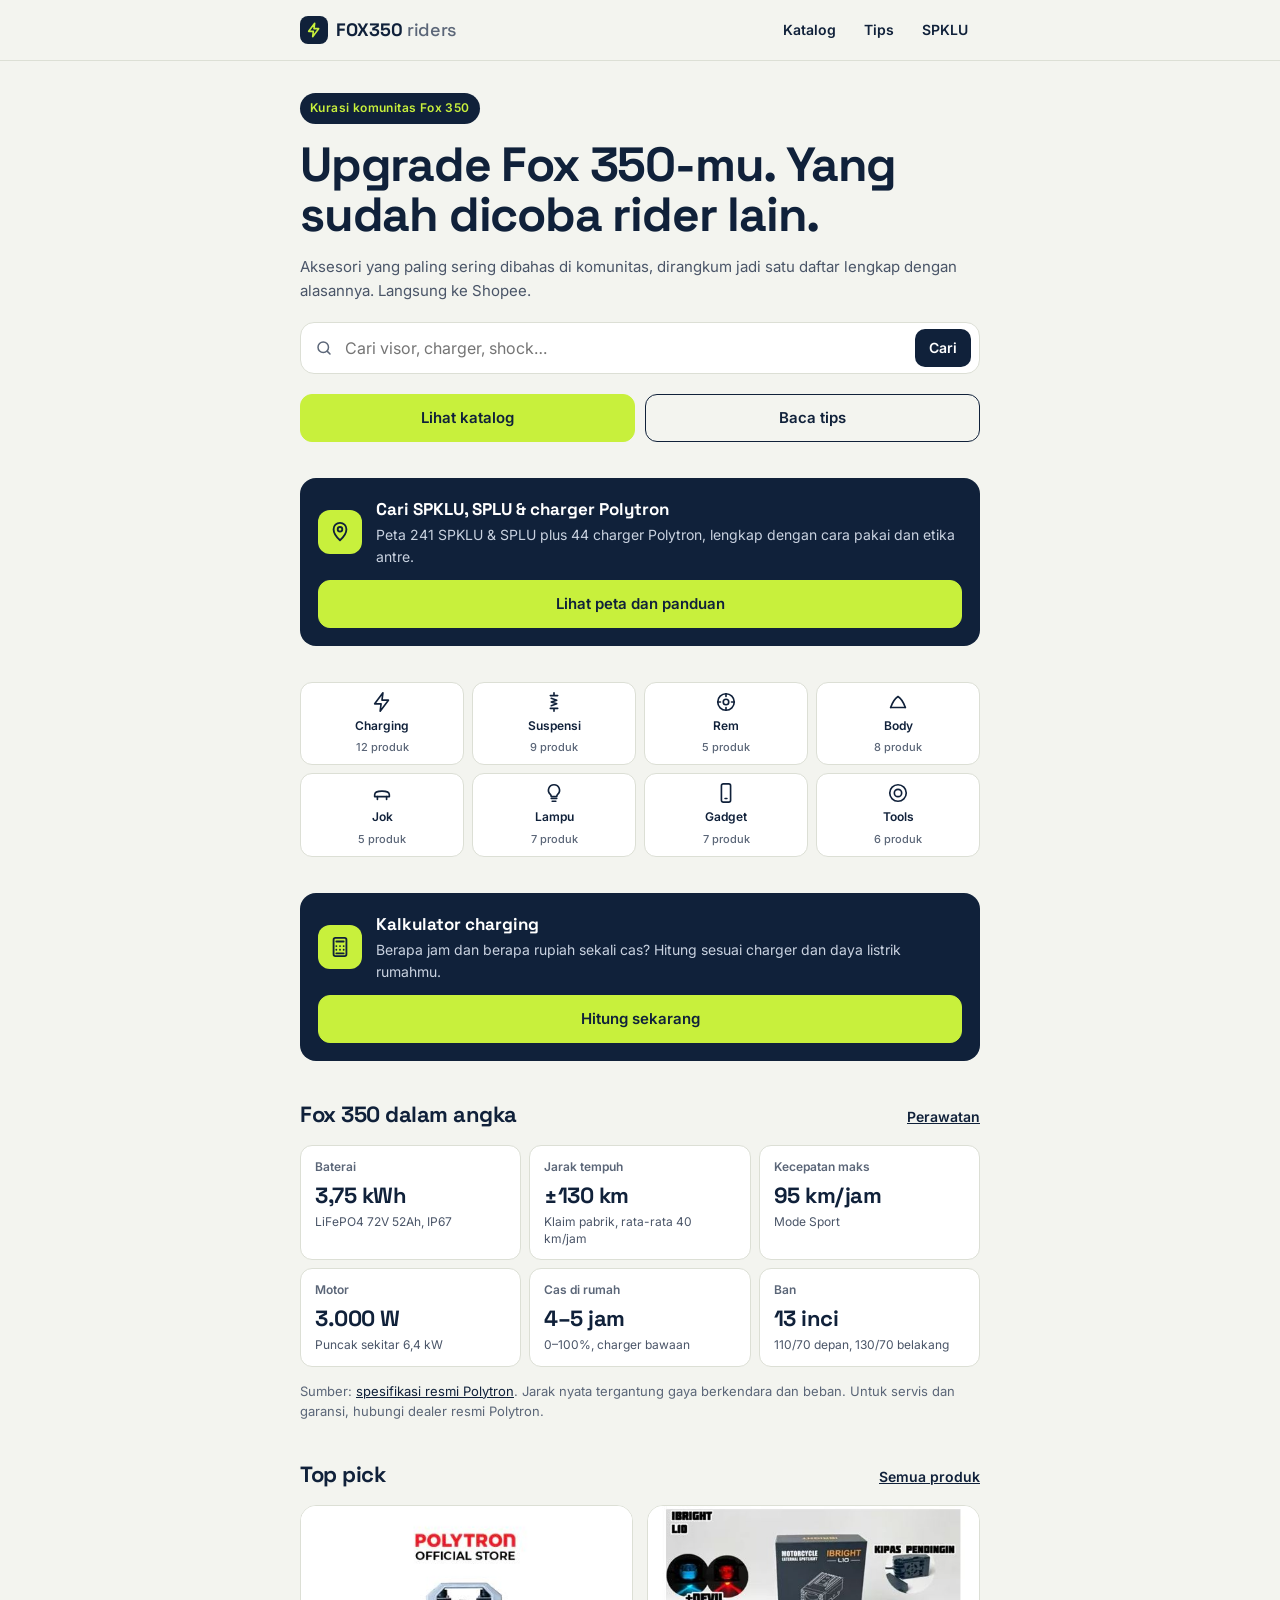
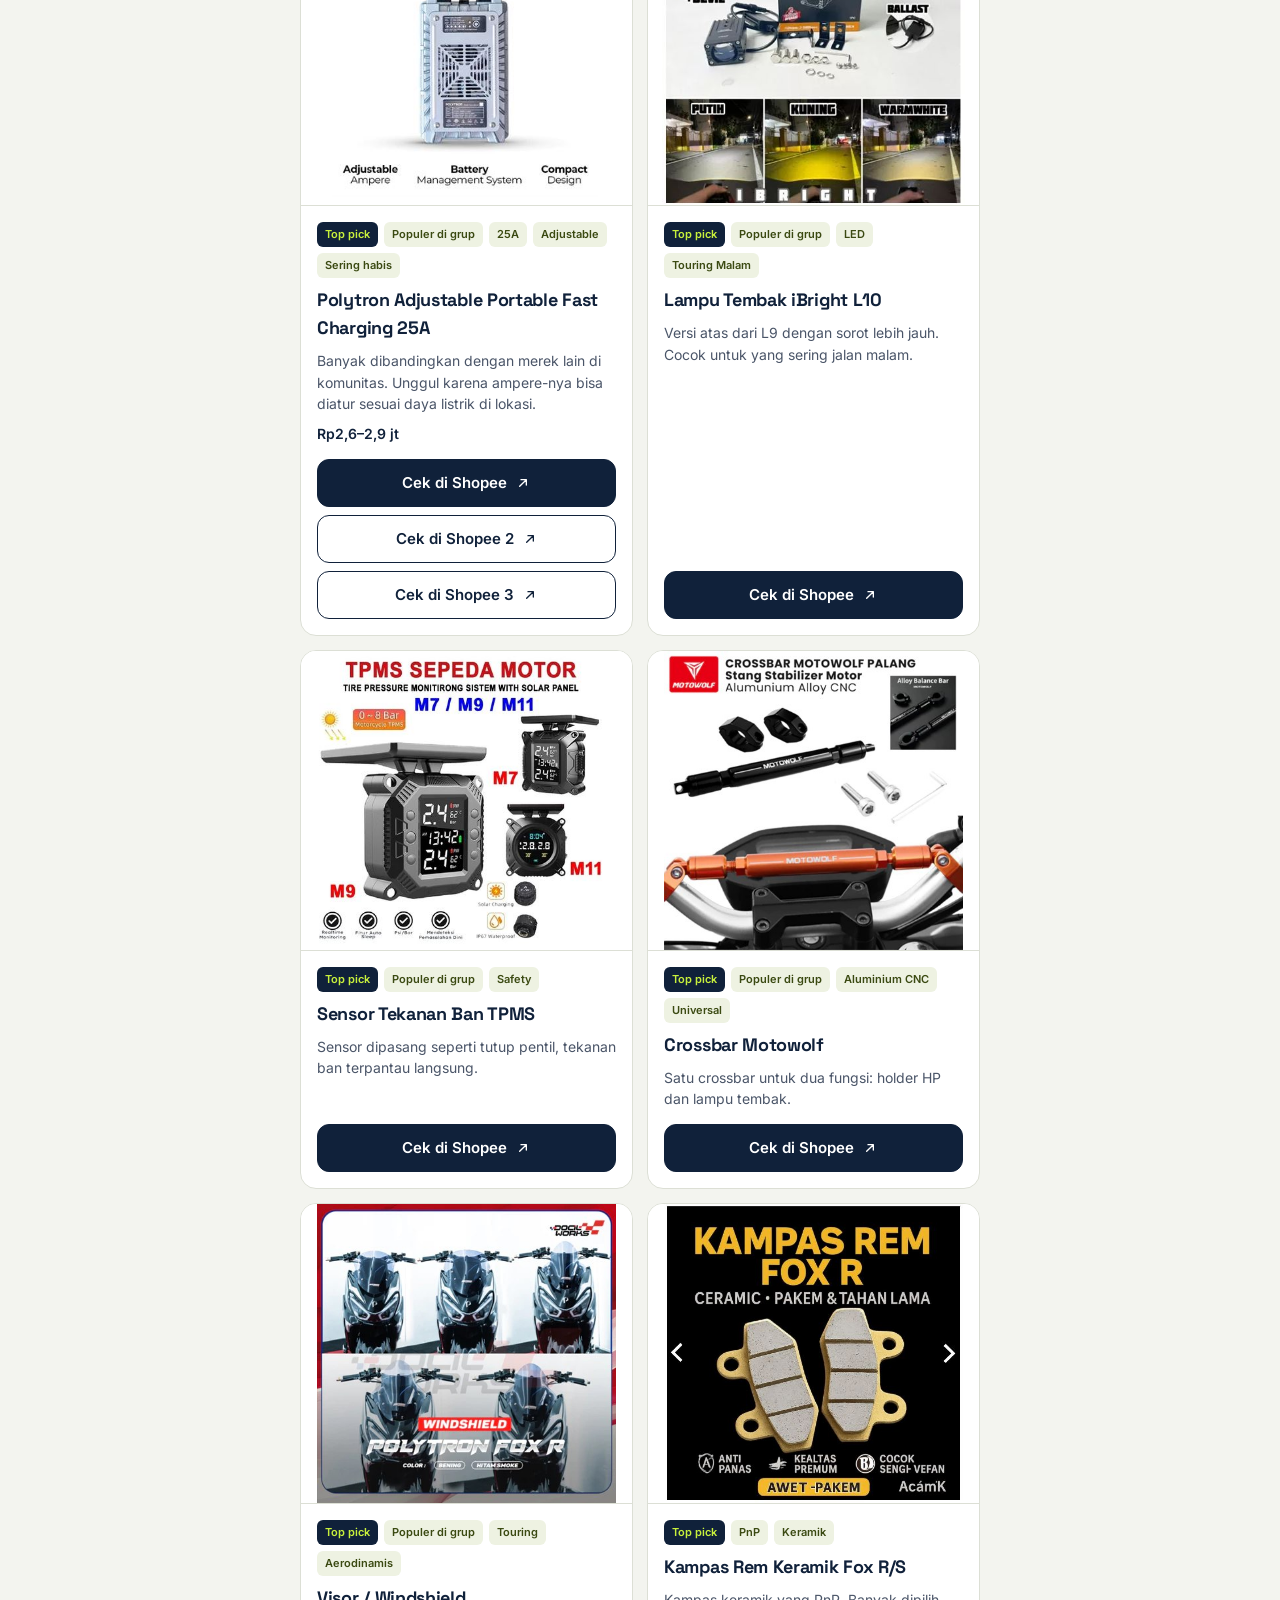
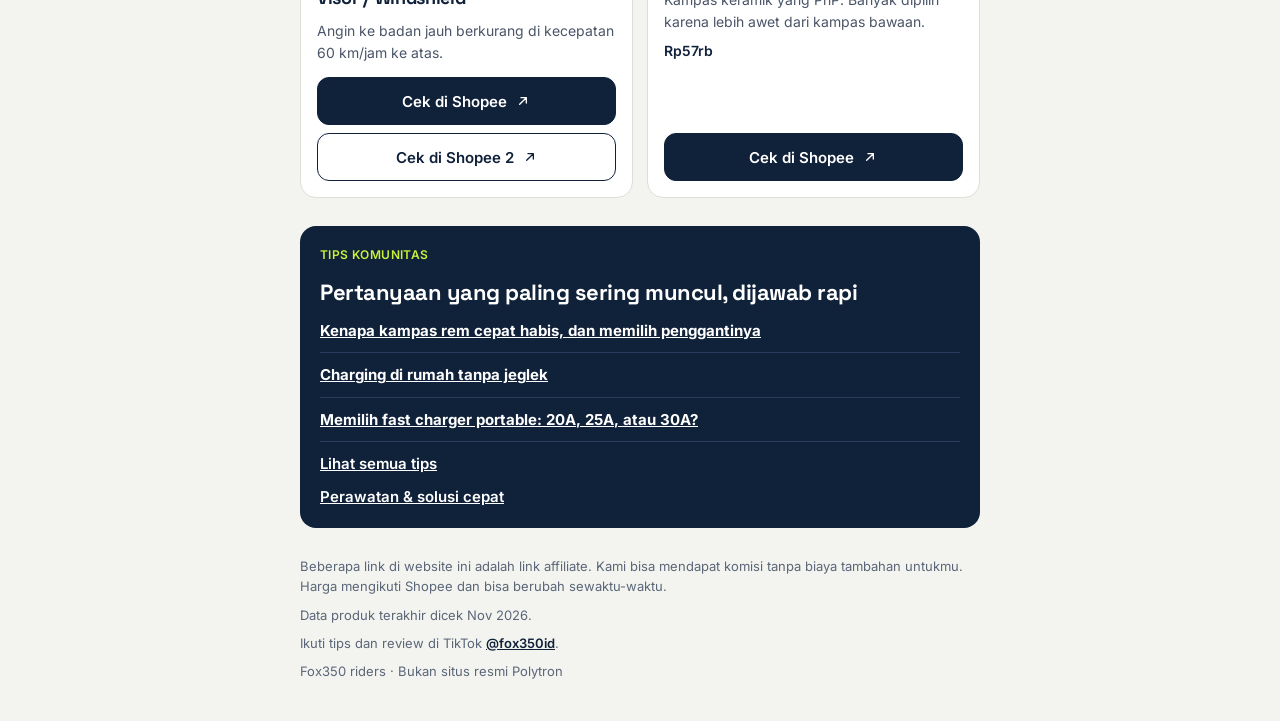
<file: index.html>
<!doctype html>
<html lang="id">
<head>
<meta charset="utf-8">
<meta name="viewport" content="width=device-width, initial-scale=1">
<title>Fox350 riders · Aksesori pilihan komunitas Fox 350</title>
<meta name="description" content="Aksesori Polytron Fox 350 yang paling sering dibahas komunitas rider, lengkap dengan alasan dan link Shopee.">
<meta name="theme-color" content="#F3F4EF">
<link rel="manifest" href="manifest.webmanifest">
<link rel="apple-touch-icon" href="assets/icons/apple-touch-icon.png">
<meta name="apple-mobile-web-app-title" content="Fox350">
<link rel="preconnect" href="https://fonts.googleapis.com">
<link rel="preconnect" href="https://fonts.gstatic.com" crossorigin>
<link href="https://fonts.googleapis.com/css2?family=Inter:wght@400;500;600&family=Space+Grotesk:wght@500;700&display=swap" rel="stylesheet">
<link rel="stylesheet" href="assets/css/style.css?v=20261125c">
</head>
<body data-page="home" data-base="">
<header class="site-header">
  <div class="wrap">
    <a class="brand" href="index.html">
      <span class="brand-mark"><svg width="16" height="16" viewBox="0 0 24 24" fill="none" stroke="#C8F03C" stroke-width="2.4" stroke-linecap="round" stroke-linejoin="round" aria-hidden="true"><path d="M13 2 4 14h7l-1 8 9-12h-7z"/></svg></span>
      <span>FOX350<span class="brand-sub"> riders</span></span>
    </a>
    <nav class="nav" aria-label="Menu utama">
      <a href="produk.html">Katalog</a>
      <a href="tips/">Tips</a>
      <a href="spklu.html">SPKLU</a>
    </nav>
  </div>
</header>
<main class="wrap">
  <section class="hero">
    <span class="pill">Kurasi komunitas Fox 350</span>
    <h1>Upgrade Fox 350-mu. Yang sudah dicoba rider lain.</h1>
    <p class="lead">Aksesori yang paling sering dibahas di komunitas, dirangkum jadi satu daftar lengkap dengan alasannya. Langsung ke Shopee.</p>
    <form class="search" action="produk.html" method="get" role="search">
      <svg width="18" height="18" viewBox="0 0 24 24" fill="none" stroke="currentColor" stroke-width="2" stroke-linecap="round" aria-hidden="true"><circle cx="11" cy="11" r="7"/><path d="m20 20-3.5-3.5"/></svg>
      <label class="sr-only" for="home-q">Cari produk</label>
      <input id="home-q" name="q" type="search" placeholder="Cari visor, charger, shock…" autocomplete="off" enterkeyhint="search">
      <button class="search-btn" type="submit">Cari</button>
    </form>
    <div class="actions">
      <a class="btn btn-primary" href="produk.html">Lihat katalog</a>
      <a class="btn btn-outline" href="tips/">Baca tips</a>
    </div>
  </section>

  <section class="section" aria-labelledby="h-spklu">
    <h2 id="h-spklu" class="sr-only">Cari SPKLU dan SPLU</h2>
    <div class="map-cta">
      <span class="map-cta-icon" aria-hidden="true"><svg width="22" height="22" viewBox="0 0 24 24" fill="none" stroke="currentColor" stroke-width="2" stroke-linecap="round" stroke-linejoin="round"><path d="M12 21s-7-6.2-7-12a7 7 0 0 1 14 0c0 5.8-7 12-7 12z"/><circle cx="12" cy="9" r="2.5"/></svg></span>
      <div>
        <strong>Cari SPKLU, SPLU &amp; charger Polytron</strong>
        <p>Peta 241 SPKLU &amp; SPLU plus 44 charger Polytron, lengkap dengan cara pakai dan etika antre.</p>
      </div>
      <a class="btn btn-primary" href="spklu.html">Lihat peta dan panduan</a>
    </div>
  </section>

  <section class="section" aria-labelledby="h-kategori">
    <h2 id="h-kategori" class="sr-only">Kategori</h2>
    <div class="cat-grid" id="cat-grid"></div>
  </section>

  <section class="section" aria-labelledby="h-calc">
    <h2 id="h-calc" class="sr-only">Kalkulator charging</h2>
    <div class="map-cta">
      <span class="map-cta-icon" aria-hidden="true"><svg width="22" height="22" viewBox="0 0 24 24" fill="none" stroke="currentColor" stroke-width="2" stroke-linecap="round" stroke-linejoin="round"><rect x="5" y="2" width="14" height="20" rx="2"/><path d="M8 6h8M8 11h.01M12 11h.01M16 11h.01M8 15h.01M12 15h.01M16 15h.01M8 19h8"/></svg></span>
      <div>
        <strong>Kalkulator charging</strong>
        <p>Berapa jam dan berapa rupiah sekali cas? Hitung sesuai charger dan daya listrik rumahmu.</p>
      </div>
      <a class="btn btn-primary" href="kalkulator.html">Hitung sekarang</a>
    </div>
  </section>

  <section class="section" aria-labelledby="h-spec">
    <div class="section-head">
      <h2 id="h-spec">Fox 350 dalam angka</h2>
      <a href="perawatan.html">Perawatan</a>
    </div>
    <dl class="spec-grid">
      <div><dt>Baterai</dt><dd>3,75 kWh</dd><small>LiFePO4 72V 52Ah, IP67</small></div>
      <div><dt>Jarak tempuh</dt><dd>±130 km</dd><small>Klaim pabrik, rata-rata 40 km/jam</small></div>
      <div><dt>Kecepatan maks</dt><dd>95 km/jam</dd><small>Mode Sport</small></div>
      <div><dt>Motor</dt><dd>3.000 W</dd><small>Puncak sekitar 6,4 kW</small></div>
      <div><dt>Cas di rumah</dt><dd>4–5 jam</dd><small>0–100%, charger bawaan</small></div>
      <div><dt>Ban</dt><dd>13 inci</dd><small>110/70 depan, 130/70 belakang</small></div>
    </dl>
    <p class="spec-note">Sumber: <a href="https://polytron.co.id/produk/polytron-fox-350-battery-as-a-service-motor-listrik-on-the-road-jadetabek-banten/" target="_blank" rel="noopener">spesifikasi resmi Polytron</a>. Jarak nyata tergantung gaya berkendara dan beban. Untuk servis dan garansi, hubungi dealer resmi Polytron.</p>
  </section>

  <section class="section" aria-labelledby="h-top" data-fallback>
    <div class="section-head">
      <h2 id="h-top">Top pick</h2>
      <a href="produk.html">Semua produk</a>
    </div>
    <div class="cards" id="top-picks"></div>
  </section>

  <section class="panel-dark" aria-labelledby="h-tips">
    <span class="eyebrow">Tips komunitas</span>
    <h2 id="h-tips">Pertanyaan yang paling sering muncul, dijawab rapi</h2>
    <ul class="tip-list" id="tips-teaser"></ul>
    <a href="tips/">Lihat semua tips</a>
    <a href="perawatan.html">Perawatan &amp; solusi cepat</a>
  </section>
</main>
<footer class="site-footer">
  <div class="wrap">
    <p>Beberapa link di website ini adalah link affiliate. Kami bisa mendapat komisi tanpa biaya tambahan untukmu. Harga mengikuti Shopee dan bisa berubah sewaktu-waktu.</p>
    <p id="updated"></p>
    <p>Ikuti tips dan review di TikTok <a href="https://www.tiktok.com/@fox350id" target="_blank" rel="noopener">@fox350id</a>.</p>
    <p>Fox350 riders · Bukan situs resmi Polytron</p>
  </div>
</footer>
<script src="assets/js/app.js?v=20261125c" defer></script>
</body>
</html>
</file>
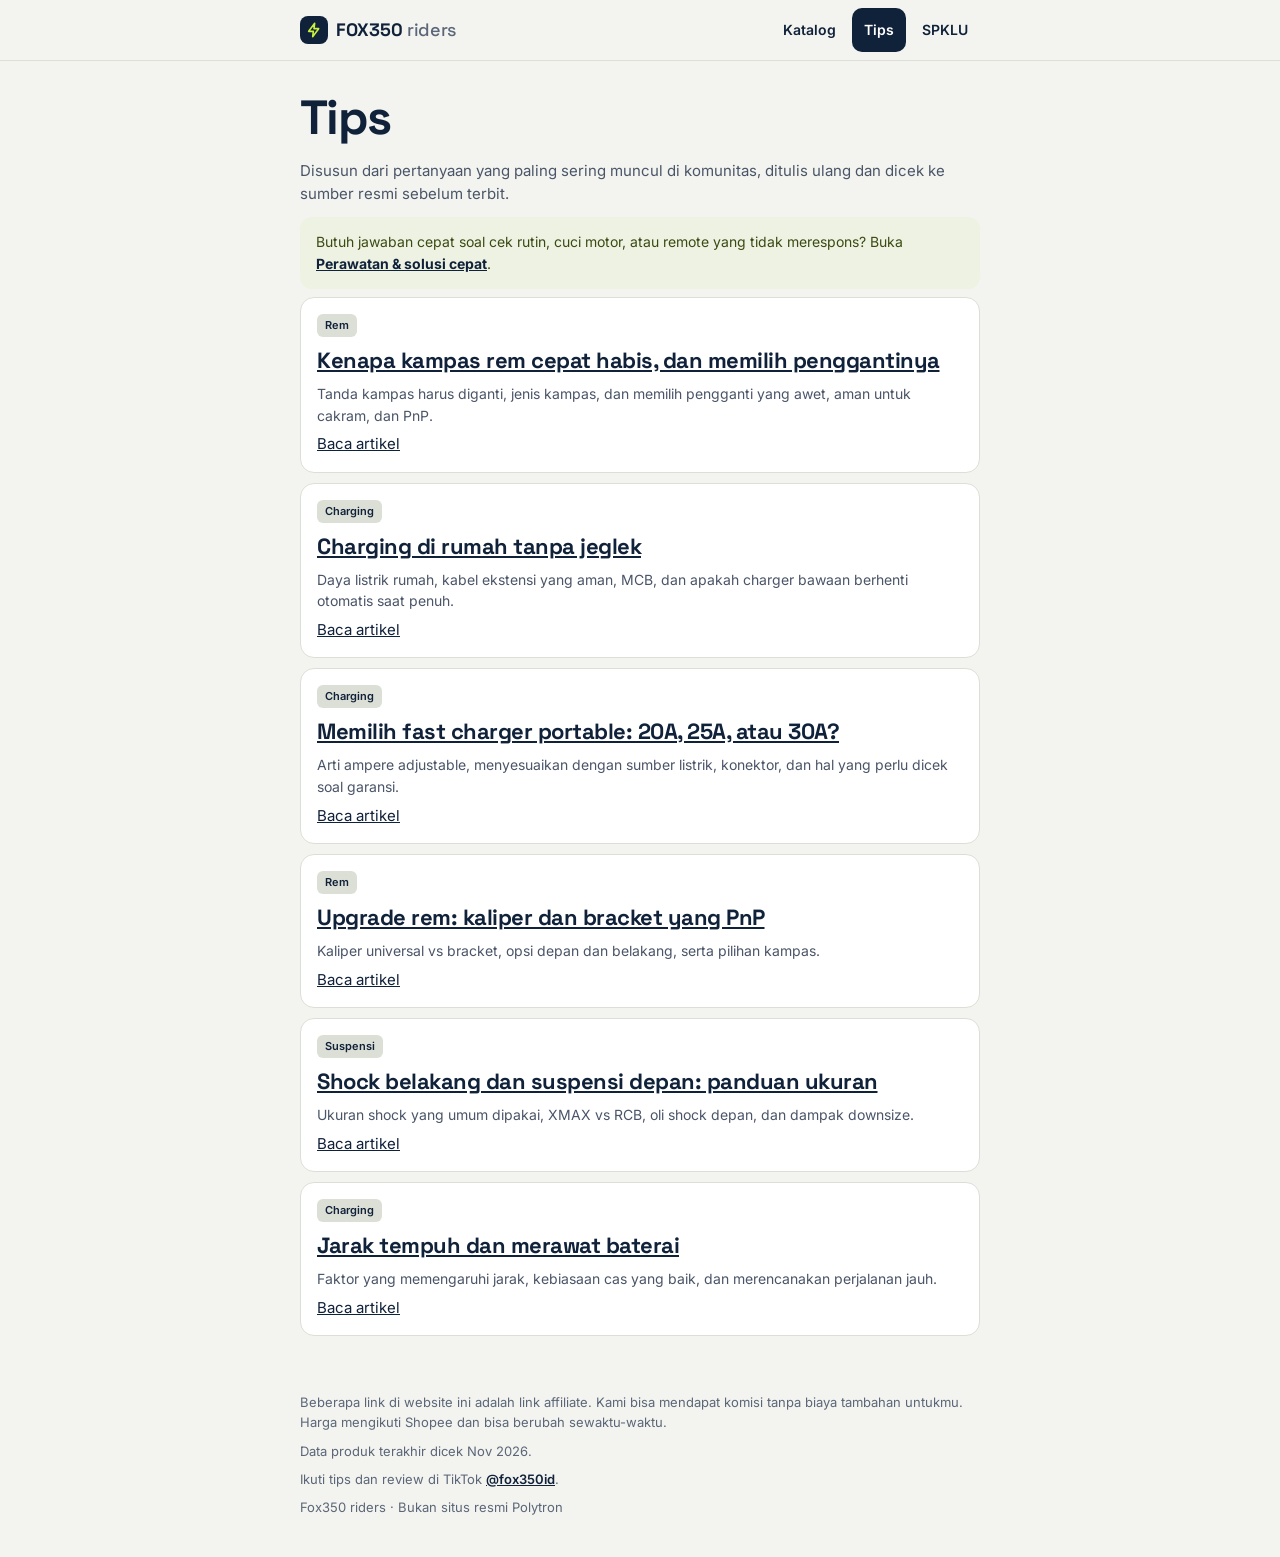
<file: tips/index.html>
<!doctype html>
<html lang="id">
<head>
<meta charset="utf-8">
<meta name="viewport" content="width=device-width, initial-scale=1">
<title>Tips Fox 350 · Fox350 riders</title>
<meta name="description" content="Tips merawat dan upgrade Polytron Fox 350 dari pertanyaan yang paling sering muncul di komunitas.">
<meta name="theme-color" content="#F3F4EF">
<link rel="manifest" href="../manifest.webmanifest">
<link rel="apple-touch-icon" href="../assets/icons/apple-touch-icon.png">
<meta name="apple-mobile-web-app-title" content="Fox350">
<link rel="preconnect" href="https://fonts.googleapis.com">
<link rel="preconnect" href="https://fonts.gstatic.com" crossorigin>
<link href="https://fonts.googleapis.com/css2?family=Inter:wght@400;500;600&family=Space+Grotesk:wght@500;700&display=swap" rel="stylesheet">
<link rel="stylesheet" href="../assets/css/style.css?v=20261125c">
</head>
<body data-page="tips" data-base="../">
<header class="site-header">
  <div class="wrap">
    <a class="brand" href="../index.html">
      <span class="brand-mark"><svg width="16" height="16" viewBox="0 0 24 24" fill="none" stroke="#C8F03C" stroke-width="2.4" stroke-linecap="round" stroke-linejoin="round" aria-hidden="true"><path d="M13 2 4 14h7l-1 8 9-12h-7z"/></svg></span>
      <span>FOX350<span class="brand-sub"> riders</span></span>
    </a>
    <nav class="nav" aria-label="Menu utama">
      <a href="../produk.html">Katalog</a>
      <a href="../tips/" aria-current="page">Tips</a>
      <a href="../spklu.html">SPKLU</a>
    </nav>
  </div>
</header>
<main class="wrap">
  <section class="hero" style="padding-bottom: 12px">
    <h1>Tips</h1>
    <p class="lead">Disusun dari pertanyaan yang paling sering muncul di komunitas, ditulis ulang dan dicek ke sumber resmi sebelum terbit.</p>
  </section>
  <p class="callout">Butuh jawaban cepat soal cek rutin, cuci motor, atau remote yang tidak merespons? Buka <a href="../perawatan.html"><strong>Perawatan &amp; solusi cepat</strong></a>.</p>
  <section class="section" data-fallback>
    <ul class="tip-list" id="tip-list"></ul>
  </section>
</main>
<footer class="site-footer">
  <div class="wrap">
    <p>Beberapa link di website ini adalah link affiliate. Kami bisa mendapat komisi tanpa biaya tambahan untukmu. Harga mengikuti Shopee dan bisa berubah sewaktu-waktu.</p>
    <p id="updated"></p>
    <p>Ikuti tips dan review di TikTok <a href="https://www.tiktok.com/@fox350id" target="_blank" rel="noopener">@fox350id</a>.</p>
    <p>Fox350 riders · Bukan situs resmi Polytron</p>
  </div>
</footer>
<script src="../assets/js/app.js?v=20261125c" defer></script>
</body>
</html>
</file>
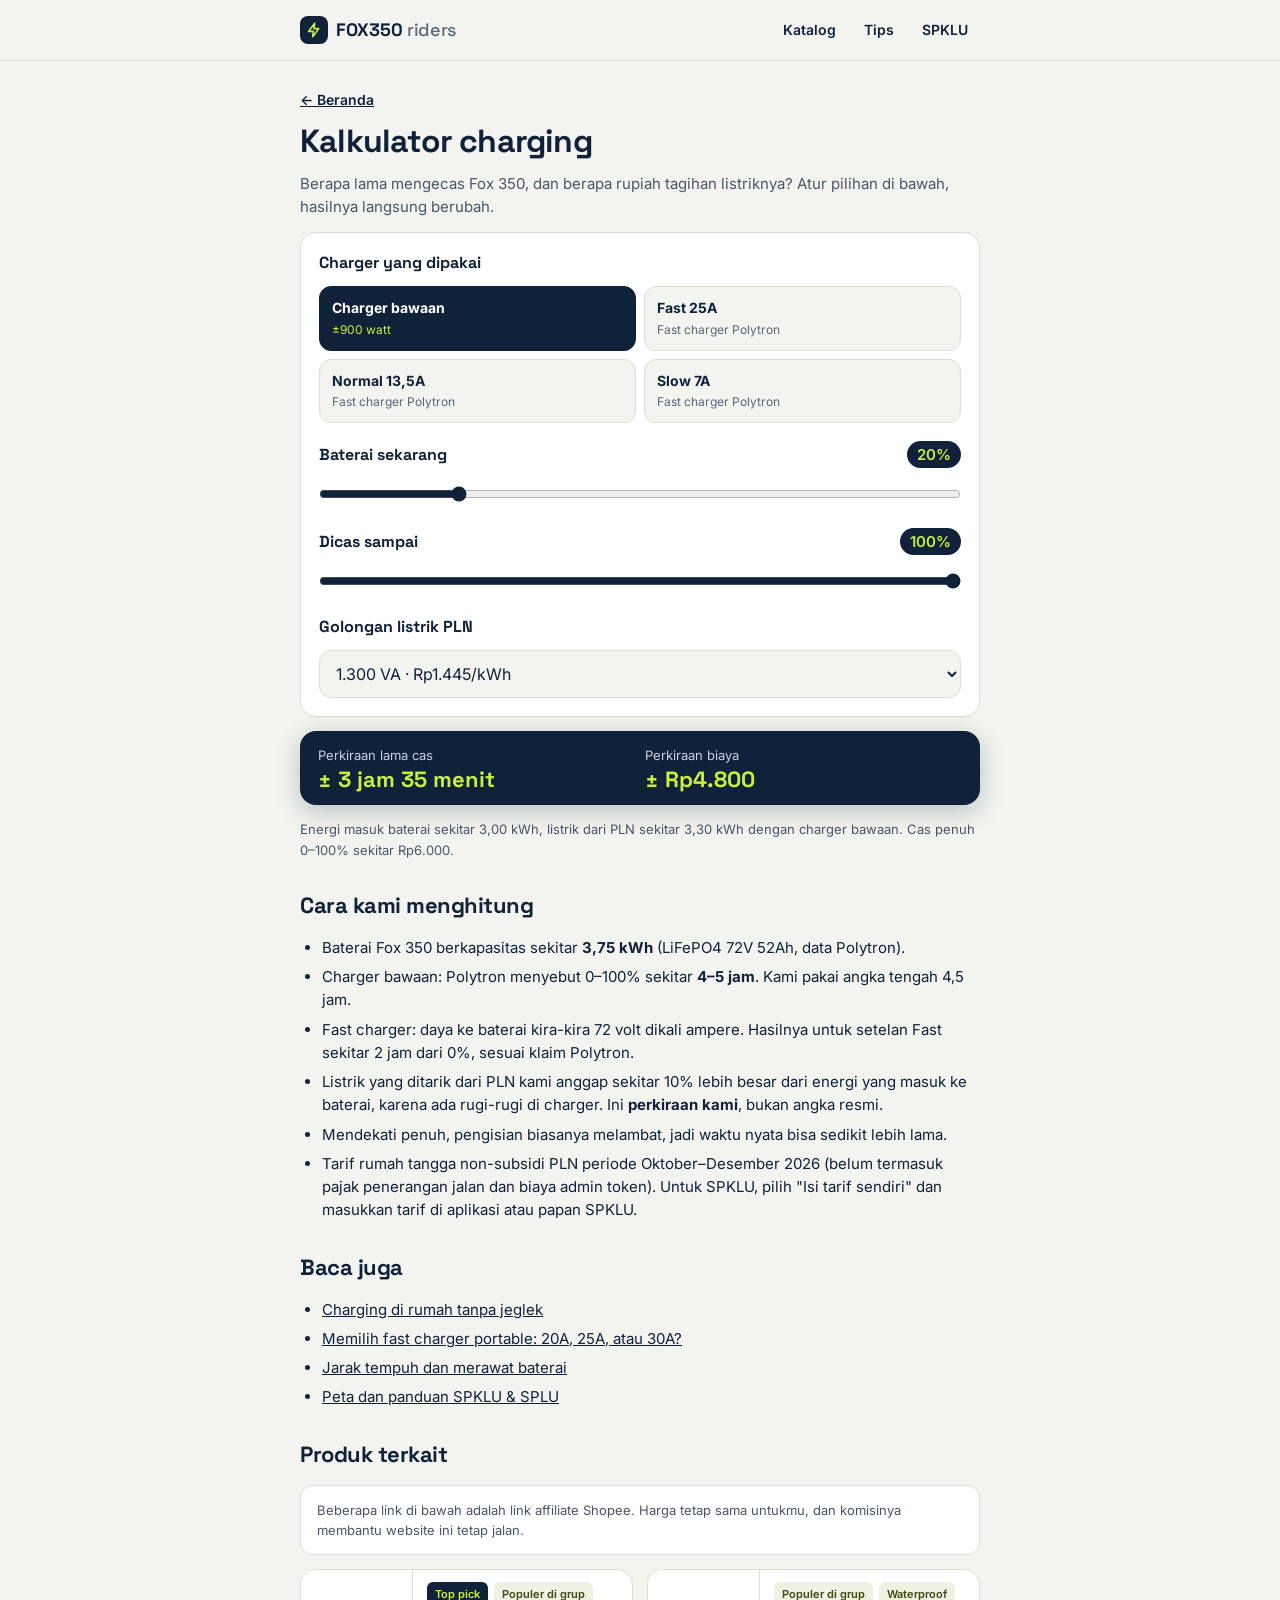
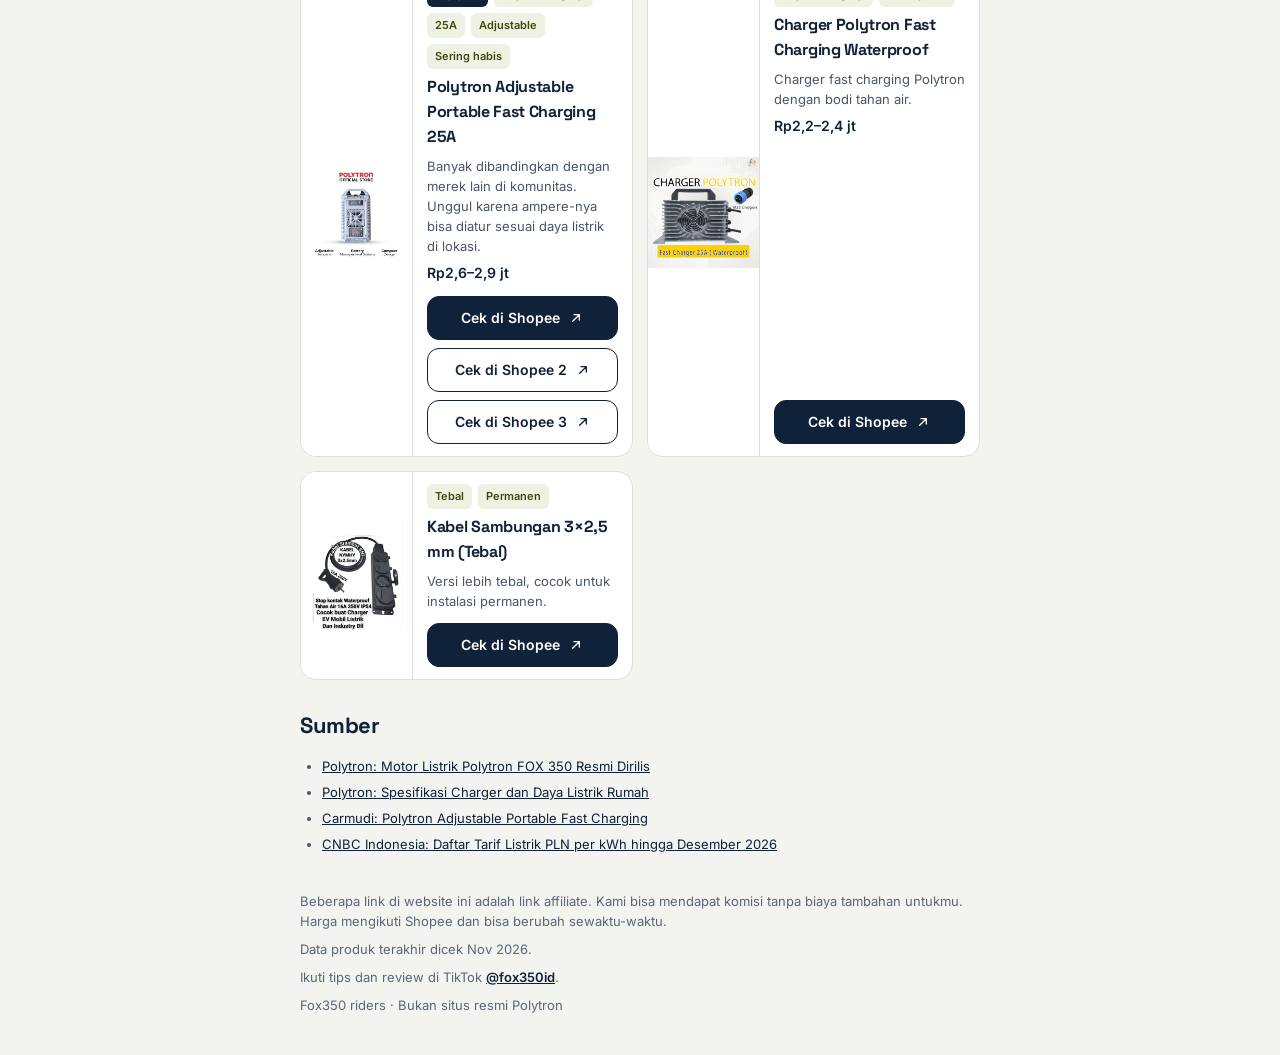
<file: kalkulator.html>
<!doctype html>
<html lang="id">
<head>
<meta charset="utf-8">
<meta name="viewport" content="width=device-width, initial-scale=1">
<title>Kalkulator charging Fox 350 · Fox350 riders</title>
<meta name="description" content="Hitung perkiraan lama cas dan biaya listrik Polytron Fox 350 di rumah: pilih charger, persen baterai, dan golongan listrik PLN.">
<meta name="theme-color" content="#F3F4EF">
<link rel="manifest" href="manifest.webmanifest">
<link rel="apple-touch-icon" href="assets/icons/apple-touch-icon.png">
<meta name="apple-mobile-web-app-title" content="Fox350">
<link rel="preconnect" href="https://fonts.googleapis.com">
<link rel="preconnect" href="https://fonts.gstatic.com" crossorigin>
<link href="https://fonts.googleapis.com/css2?family=Inter:wght@400;500;600&family=Space+Grotesk:wght@500;700&display=swap" rel="stylesheet">
<link rel="stylesheet" href="assets/css/style.css?v=20261125c">
<link rel="stylesheet" href="assets/css/kalkulator.css?v=20261125b">
</head>
<body data-page="article" data-base="">
<header class="site-header">
  <div class="wrap">
    <a class="brand" href="index.html">
      <span class="brand-mark"><svg width="16" height="16" viewBox="0 0 24 24" fill="none" stroke="#C8F03C" stroke-width="2.4" stroke-linecap="round" stroke-linejoin="round" aria-hidden="true"><path d="M13 2 4 14h7l-1 8 9-12h-7z"/></svg></span>
      <span>FOX350<span class="brand-sub"> riders</span></span>
    </a>
    <nav class="nav" aria-label="Menu utama">
      <a href="produk.html">Katalog</a>
      <a href="tips/">Tips</a>
      <a href="spklu.html">SPKLU</a>
    </nav>
  </div>
</header>
<main class="wrap">
  <article class="article">
    <a class="back" href="index.html">&larr; Beranda</a>
    <h1>Kalkulator charging</h1>
    <p class="lead">Berapa lama mengecas Fox 350, dan berapa rupiah tagihan listriknya? Atur pilihan di bawah, hasilnya langsung berubah.</p>

    <form class="calc" id="calc" onsubmit="return false">
      <fieldset class="calc-field">
        <legend>Charger yang dipakai</legend>
        <div class="calc-options" id="calc-charger">
          <label class="calc-opt"><input type="radio" name="charger" value="bawaan" checked><span><strong>Charger bawaan</strong><small>±900 watt</small></span></label>
          <label class="calc-opt"><input type="radio" name="charger" value="fast"><span><strong>Fast 25A</strong><small>Fast charger Polytron</small></span></label>
          <label class="calc-opt"><input type="radio" name="charger" value="normal"><span><strong>Normal 13,5A</strong><small>Fast charger Polytron</small></span></label>
          <label class="calc-opt"><input type="radio" name="charger" value="slow"><span><strong>Slow 7A</strong><small>Fast charger Polytron</small></span></label>
        </div>
      </fieldset>

      <div class="calc-field">
        <label class="calc-label" for="calc-from">Baterai sekarang <output id="calc-from-out" for="calc-from">20%</output></label>
        <input class="calc-range" id="calc-from" type="range" min="0" max="95" step="5" value="20">
      </div>
      <div class="calc-field">
        <label class="calc-label" for="calc-to">Dicas sampai <output id="calc-to-out" for="calc-to">100%</output></label>
        <input class="calc-range" id="calc-to" type="range" min="10" max="100" step="5" value="100">
      </div>

      <div class="calc-field">
        <label class="calc-label" for="calc-tarif">Golongan listrik PLN</label>
        <select class="calc-select" id="calc-tarif">
          <option value="900">900 VA non-subsidi · Rp1.352/kWh</option>
          <option value="1300" selected>1.300 VA · Rp1.445/kWh</option>
          <option value="2200">2.200 VA · Rp1.445/kWh</option>
          <option value="3500">3.500 VA ke atas · Rp1.700/kWh</option>
          <option value="custom">Isi tarif sendiri</option>
        </select>
        <div class="calc-custom" id="calc-custom" hidden>
          <label class="sr-only" for="calc-custom-input">Tarif per kWh (Rp)</label>
          <span aria-hidden="true">Rp</span>
          <input id="calc-custom-input" type="number" inputmode="numeric" min="0" step="1" placeholder="contoh 2467">
          <span aria-hidden="true">/kWh</span>
        </div>
      </div>
    </form>

    <section class="calc-result" aria-live="polite" aria-labelledby="h-hasil">
      <h2 id="h-hasil" class="sr-only">Hasil perkiraan</h2>
      <div class="calc-stat"><small>Perkiraan lama cas</small><strong id="calc-time">-</strong></div>
      <div class="calc-stat"><small>Perkiraan biaya</small><strong id="calc-cost">-</strong></div>
    </section>
    <p class="calc-detail" id="calc-detail"></p>
    <p class="callout callout-warn" id="calc-warn" hidden></p>

    <h2>Cara kami menghitung</h2>
    <ul>
      <li>Baterai Fox 350 berkapasitas sekitar <strong>3,75 kWh</strong> (LiFePO4 72V 52Ah, data Polytron).</li>
      <li>Charger bawaan: Polytron menyebut 0–100% sekitar <strong>4–5 jam</strong>. Kami pakai angka tengah 4,5 jam.</li>
      <li>Fast charger: daya ke baterai kira-kira 72 volt dikali ampere. Hasilnya untuk setelan Fast sekitar 2 jam dari 0%, sesuai klaim Polytron.</li>
      <li>Listrik yang ditarik dari PLN kami anggap sekitar 10% lebih besar dari energi yang masuk ke baterai, karena ada rugi-rugi di charger. Ini <strong>perkiraan kami</strong>, bukan angka resmi.</li>
      <li>Mendekati penuh, pengisian biasanya melambat, jadi waktu nyata bisa sedikit lebih lama.</li>
      <li>Tarif rumah tangga non-subsidi PLN periode Oktober–Desember 2026 (belum termasuk pajak penerangan jalan dan biaya admin token). Untuk SPKLU, pilih "Isi tarif sendiri" dan masukkan tarif di aplikasi atau papan SPKLU.</li>
    </ul>

    <h2>Baca juga</h2>
    <ul>
      <li><a href="tips/charging-di-rumah.html">Charging di rumah tanpa jeglek</a></li>
      <li><a href="tips/memilih-fast-charger.html">Memilih fast charger portable: 20A, 25A, atau 30A?</a></li>
      <li><a href="tips/jarak-tempuh-baterai.html">Jarak tempuh dan merawat baterai</a></li>
      <li><a href="spklu.html">Peta dan panduan SPKLU &amp; SPLU</a></li>
    </ul>

    <h2>Produk terkait</h2>
    <p class="notice">Beberapa link di bawah adalah link affiliate Shopee. Harga tetap sama untukmu, dan komisinya membantu website ini tetap jalan.</p>
    <div class="cards compact" data-related="polytron-fast-charging-25a,charger-polytron-waterproof,kabel-sambungan-3x25-tebal" data-fallback></div>

    <h2>Sumber</h2>
    <ul class="sources">
      <li><a href="https://polytron.co.id/berita/ada-yang-baru-motor-listrik-polytron-fox-350-resmi-dirilis-untuk-para-modern-warrior/" target="_blank" rel="noopener">Polytron: Motor Listrik Polytron FOX 350 Resmi Dirilis</a></li>
      <li><a href="https://polytron.co.id/berita/motor-listrik-fox-r-bisa-di-charge-di-rumah/" target="_blank" rel="noopener">Polytron: Spesifikasi Charger dan Daya Listrik Rumah</a></li>
      <li><a href="https://www.carmudi.co.id/journal/polytron-adjustable-portable-fast-charging-keunggulan-dan-harga/" target="_blank" rel="noopener">Carmudi: Polytron Adjustable Portable Fast Charging</a></li>
      <li><a href="https://www.cnbcindonesia.com/news/20261102103438-4-781436/resmi-daftar-tarif-listrik-pln-per-kwh-berlaku-hingga-desember-2026" target="_blank" rel="noopener">CNBC Indonesia: Daftar Tarif Listrik PLN per kWh hingga Desember 2026</a></li>
    </ul>
  </article>
</main>
<footer class="site-footer">
  <div class="wrap">
    <p>Beberapa link di website ini adalah link affiliate. Kami bisa mendapat komisi tanpa biaya tambahan untukmu. Harga mengikuti Shopee dan bisa berubah sewaktu-waktu.</p>
    <p id="updated"></p>
    <p>Ikuti tips dan review di TikTok <a href="https://www.tiktok.com/@fox350id" target="_blank" rel="noopener">@fox350id</a>.</p>
    <p>Fox350 riders · Bukan situs resmi Polytron</p>
  </div>
</footer>
<script src="assets/js/app.js?v=20261125c" defer></script>
<script src="assets/js/kalkulator.js?v=20261125" defer></script>
</body>
</html>
</file>
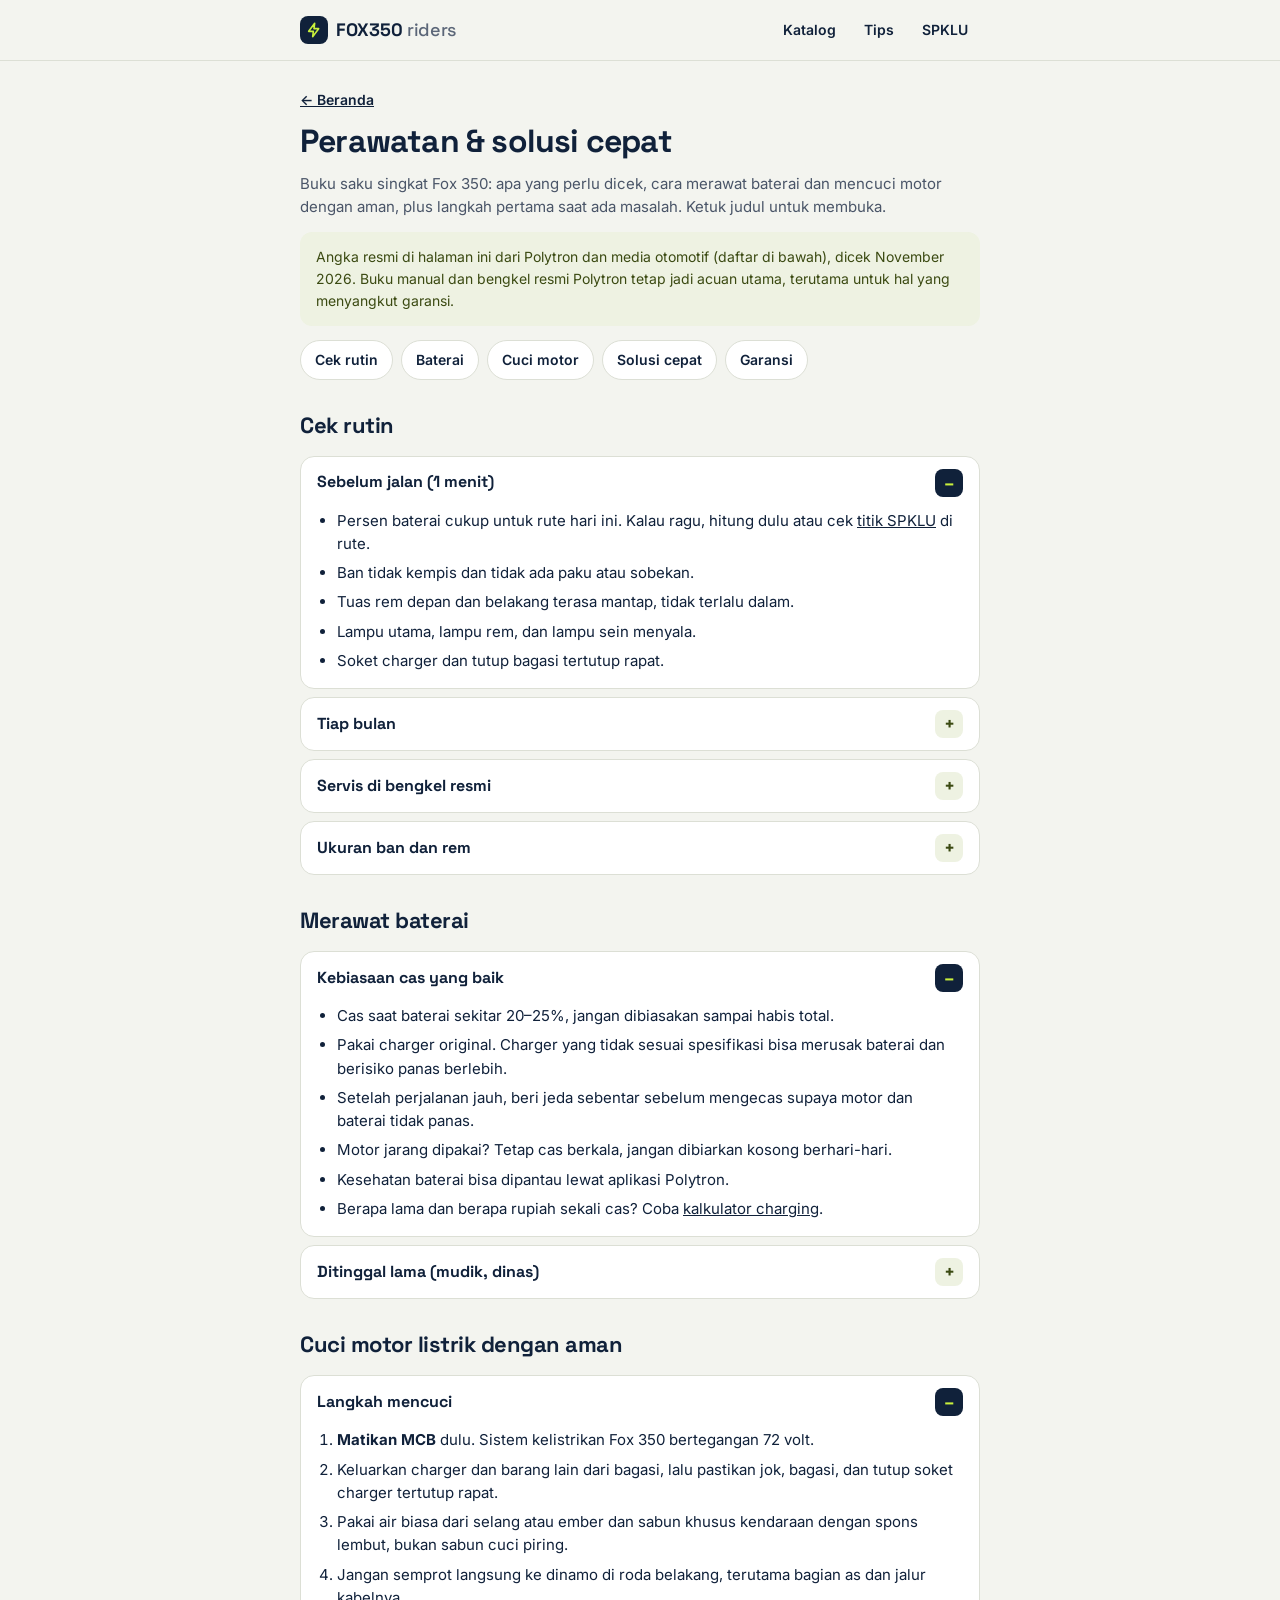
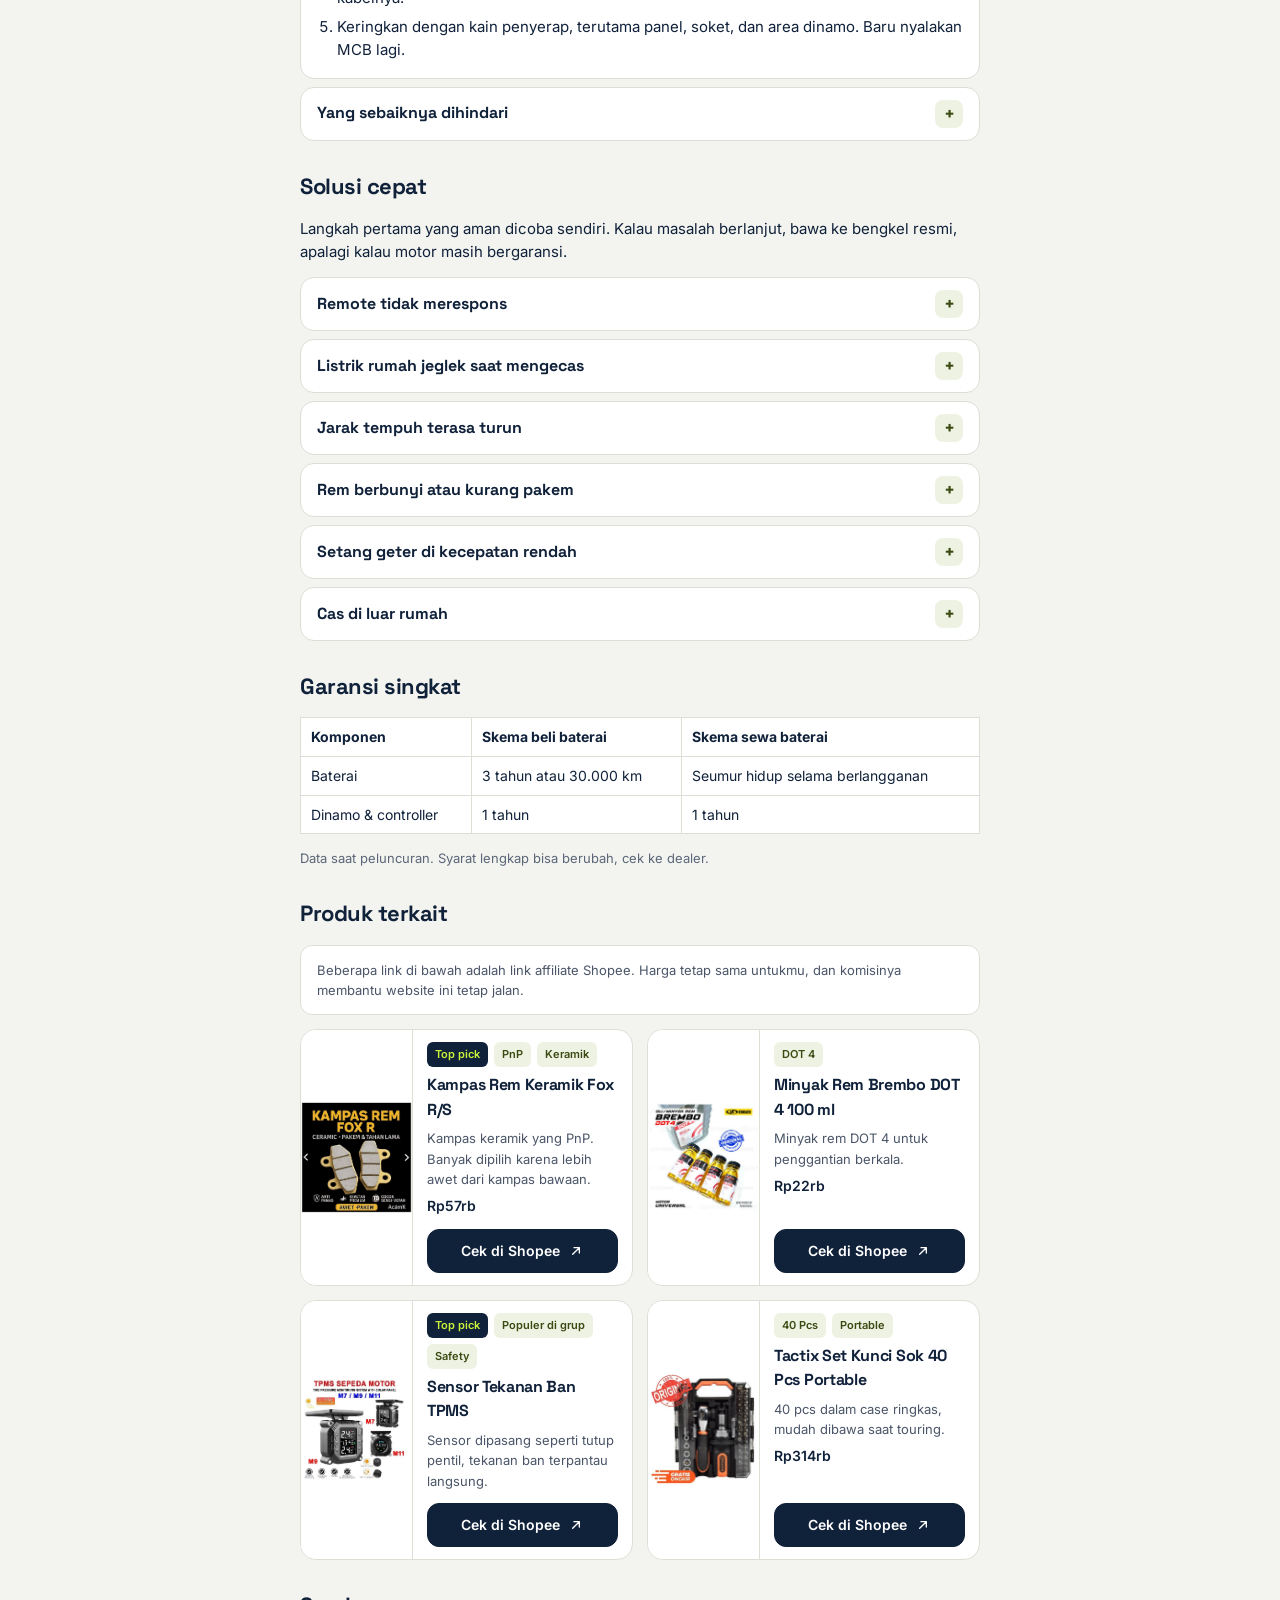
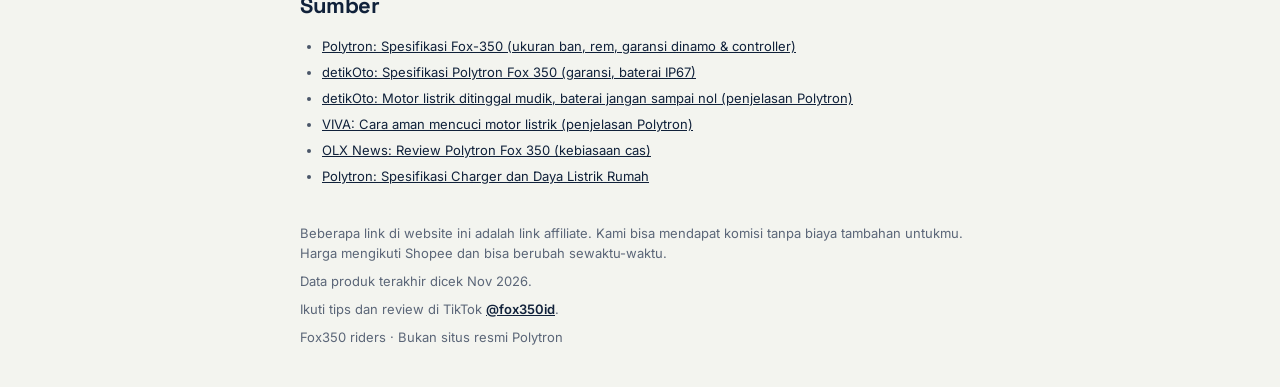
<file: perawatan.html>
<!doctype html>
<html lang="id">
<head>
<meta charset="utf-8">
<meta name="viewport" content="width=device-width, initial-scale=1">
<title>Perawatan &amp; solusi cepat Fox 350 · Fox350 riders</title>
<meta name="description" content="Cek rutin Polytron Fox 350, ukuran ban, merawat baterai, cara cuci motor listrik yang aman, garansi, dan solusi cepat masalah umum seperti remote tidak merespons.">
<meta name="theme-color" content="#F3F4EF">
<link rel="manifest" href="manifest.webmanifest">
<link rel="apple-touch-icon" href="assets/icons/apple-touch-icon.png">
<meta name="apple-mobile-web-app-title" content="Fox350">
<link rel="preconnect" href="https://fonts.googleapis.com">
<link rel="preconnect" href="https://fonts.gstatic.com" crossorigin>
<link href="https://fonts.googleapis.com/css2?family=Inter:wght@400;500;600&family=Space+Grotesk:wght@500;700&display=swap" rel="stylesheet">
<link rel="stylesheet" href="assets/css/style.css?v=20261125c">
<link rel="stylesheet" href="assets/css/perawatan.css?v=20261125">
</head>
<body data-page="article" data-base="">
<header class="site-header">
  <div class="wrap">
    <a class="brand" href="index.html">
      <span class="brand-mark"><svg width="16" height="16" viewBox="0 0 24 24" fill="none" stroke="#C8F03C" stroke-width="2.4" stroke-linecap="round" stroke-linejoin="round" aria-hidden="true"><path d="M13 2 4 14h7l-1 8 9-12h-7z"/></svg></span>
      <span>FOX350<span class="brand-sub"> riders</span></span>
    </a>
    <nav class="nav" aria-label="Menu utama">
      <a href="produk.html">Katalog</a>
      <a href="tips/">Tips</a>
      <a href="spklu.html">SPKLU</a>
    </nav>
  </div>
</header>
<main class="wrap">
  <article class="article">
    <a class="back" href="index.html">&larr; Beranda</a>
    <h1>Perawatan &amp; solusi cepat</h1>
    <p class="lead">Buku saku singkat Fox 350: apa yang perlu dicek, cara merawat baterai dan mencuci motor dengan aman, plus langkah pertama saat ada masalah. Ketuk judul untuk membuka.</p>
    <p class="callout">Angka resmi di halaman ini dari Polytron dan media otomotif (daftar di bawah), dicek November 2026. Buku manual dan bengkel resmi Polytron tetap jadi acuan utama, terutama untuk hal yang menyangkut garansi.</p>

    <nav class="jump" aria-label="Isi halaman">
      <a href="#rutin">Cek rutin</a>
      <a href="#baterai">Baterai</a>
      <a href="#cuci">Cuci motor</a>
      <a href="#solusi">Solusi cepat</a>
      <a href="#garansi">Garansi</a>
    </nav>

    <h2 id="rutin">Cek rutin</h2>
    <div class="acc">
      <details open>
        <summary>Sebelum jalan (1 menit)</summary>
        <ul>
          <li>Persen baterai cukup untuk rute hari ini. Kalau ragu, hitung dulu atau cek <a href="spklu.html">titik SPKLU</a> di rute.</li>
          <li>Ban tidak kempis dan tidak ada paku atau sobekan.</li>
          <li>Tuas rem depan dan belakang terasa mantap, tidak terlalu dalam.</li>
          <li>Lampu utama, lampu rem, dan lampu sein menyala.</li>
          <li>Soket charger dan tutup bagasi tertutup rapat.</li>
        </ul>
      </details>
      <details>
        <summary>Tiap bulan</summary>
        <ul>
          <li><strong>Tekanan angin ban</strong>, saat ban masih dingin. Angka yang dianjurkan ada di buku manual. Ban kurang angin bikin motor lebih boros baterai dan ban lebih cepat aus.</li>
          <li><strong>Tebal kampas rem.</strong> Komunitas banyak melaporkan kampas Fox 350 cepat habis, jadi jangan menunggu bunyi gesek. Baca <a href="tips/ganti-kampas-rem.html">tanda kampas harus diganti</a>.</li>
          <li><strong>Minyak rem</strong> di tabung master: warnanya tidak gelap dan levelnya di atas garis minimum.</li>
          <li>Baut yang sering kendur, misalnya baut spion, visor, dan bracket aksesori.</li>
        </ul>
      </details>
      <details>
        <summary>Servis di bengkel resmi</summary>
        <ul>
          <li>Ikuti jadwal servis di buku servis atau aplikasi Polytron. Kami belum menemukan jadwal resmi yang dipublikasikan, jadi tanyakan ke bengkel saat servis pertama.</li>
          <li>Minta sekalian cek kesehatan baterai, sistem rem, suspensi, dan pembaruan software.</li>
          <li>Sebelum perjalanan jauh atau mudik, Polytron menyarankan cek motor ke service center terdekat.</li>
        </ul>
      </details>
      <details>
        <summary>Ukuran ban dan rem</summary>
        <ul>
          <li>Ban depan <strong>110/70-13</strong>, ban belakang <strong>130/70-13</strong> (pelek 13 inci, data Polytron).</li>
          <li>Rem cakram di depan dan belakang.</li>
          <li>Suspensi depan teleskopik, belakang shock ganda. Mau ganti shock? Baca <a href="tips/panduan-ukuran-shock.html">panduan ukuran shock</a>.</li>
        </ul>
      </details>
    </div>

    <h2 id="baterai">Merawat baterai</h2>
    <div class="acc">
      <details open>
        <summary>Kebiasaan cas yang baik</summary>
        <ul>
          <li>Cas saat baterai sekitar 20–25%, jangan dibiasakan sampai habis total.</li>
          <li>Pakai charger original. Charger yang tidak sesuai spesifikasi bisa merusak baterai dan berisiko panas berlebih.</li>
          <li>Setelah perjalanan jauh, beri jeda sebentar sebelum mengecas supaya motor dan baterai tidak panas.</li>
          <li>Motor jarang dipakai? Tetap cas berkala, jangan dibiarkan kosong berhari-hari.</li>
          <li>Kesehatan baterai bisa dipantau lewat aplikasi Polytron.</li>
          <li>Berapa lama dan berapa rupiah sekali cas? Coba <a href="kalkulator.html">kalkulator charging</a>.</li>
        </ul>
      </details>
      <details>
        <summary>Ditinggal lama (mudik, dinas)</summary>
        <ul>
          <li>Menurut Polytron, untuk ditinggal beberapa hari sampai beberapa minggu, cas baterai sekitar <strong>50%</strong>, bukan penuh dan bukan kosong.</li>
          <li>Parkir dengan standar tengah, cek tekanan ban, kunci cakram depan, dan aktifkan alarm.</li>
          <li>Untuk 1–2 minggu, MCB tidak perlu dimatikan supaya pelacakan GPS di aplikasi tetap jalan.</li>
          <li>Kalau justru mau dipakai perjalanan jauh, cas penuh sebelum berangkat.</li>
        </ul>
      </details>
    </div>

    <h2 id="cuci">Cuci motor listrik dengan aman</h2>
    <div class="acc">
      <details open>
        <summary>Langkah mencuci</summary>
        <ol>
          <li><strong>Matikan MCB</strong> dulu. Sistem kelistrikan Fox 350 bertegangan 72 volt.</li>
          <li>Keluarkan charger dan barang lain dari bagasi, lalu pastikan jok, bagasi, dan tutup soket charger tertutup rapat.</li>
          <li>Pakai air biasa dari selang atau ember dan sabun khusus kendaraan dengan spons lembut, bukan sabun cuci piring.</li>
          <li>Jangan semprot langsung ke dinamo di roda belakang, terutama bagian as dan jalur kabelnya.</li>
          <li>Keringkan dengan kain penyerap, terutama panel, soket, dan area dinamo. Baru nyalakan MCB lagi.</li>
        </ol>
      </details>
      <details>
        <summary>Yang sebaiknya dihindari</summary>
        <ul>
          <li><strong>Semprotan air bertekanan tinggi (jet cleaner).</strong> Tekanannya bisa merusak seal sehingga air masuk ke dinamo atau kabel. Kalau cuci di tempat cuci motor, minta pakai tekanan rendah dan tunggui prosesnya.</li>
          <li>Menerjang genangan yang dalam. Baterai bersertifikat tahan air IP67, tapi komponen lain tetap sebaiknya tidak terendam.</li>
        </ul>
      </details>
    </div>

    <h2 id="solusi">Solusi cepat</h2>
    <p>Langkah pertama yang aman dicoba sendiri. Kalau masalah berlanjut, bawa ke bengkel resmi, apalagi kalau motor masih bergaransi.</p>
    <div class="acc">
      <details>
        <summary>Remote tidak merespons</summary>
        <ul>
          <li>Tekan tombol remote dan lihat apakah lampu kecilnya menyala. Kalau redup atau mati, ganti baterai koin di dalamnya. Kodenya tertulis di permukaan baterai lama, jadi bawa baterai lama saat membeli.</li>
          <li>Jauhkan remote dari HP, laptop, atau magnet kuat saat dipakai.</li>
          <li>Kalau remote rusak atau hilang, ikuti cara darurat di buku manual atau hubungi bengkel resmi. Simpan perlengkapan cadangan dari dealer di tempat aman, jangan ditaruh di motor.</li>
        </ul>
      </details>
      <details>
        <summary>Listrik rumah jeglek saat mengecas</summary>
        <ul>
          <li>Charger bawaan menarik daya sekitar 800–900 watt. Polytron menyarankan daya rumah minimal 1.300 VA.</li>
          <li>Matikan alat berdaya besar selama mengecas, misalnya setrika, pompa air, atau rice cooker.</li>
          <li>Penjelasan lengkap ada di <a href="tips/charging-di-rumah.html">Charging di rumah tanpa jeglek</a>.</li>
        </ul>
      </details>
      <details>
        <summary>Jarak tempuh terasa turun</summary>
        <ul>
          <li>Cek tekanan ban dulu. Ban kurang angin langsung menambah beban motor.</li>
          <li>Kecepatan tinggi, mode Sport, boncengan, dan barang bawaan berat menguras baterai lebih cepat.</li>
          <li>Kalau turunnya drastis dalam kondisi pemakaian yang sama, cek kesehatan baterai di aplikasi dan konsultasikan ke bengkel resmi.</li>
          <li>Baca juga <a href="tips/jarak-tempuh-baterai.html">Jarak tempuh dan merawat baterai</a>.</li>
        </ul>
      </details>
      <details>
        <summary>Rem berbunyi atau kurang pakem</summary>
        <ul>
          <li>Bunyi gesek logam biasanya tanda kampas sudah tipis. Segera ganti supaya cakram tidak ikut rusak.</li>
          <li>Tuas rem terasa dalam atau lembek bisa berarti minyak rem kurang atau perlu diganti.</li>
          <li>Pilihan kampas dan cara memilihnya ada di <a href="tips/ganti-kampas-rem.html">artikel kampas rem</a> dan <a href="tips/upgrade-rem-pnp.html">upgrade rem PnP</a>.</li>
        </ul>
      </details>
      <details>
        <summary>Setang geter di kecepatan rendah</summary>
        <ul>
          <li>Cek dulu tekanan angin dan kondisi ban (aus tidak rata, benjol), lalu pastikan baut setang tidak kendur.</li>
          <li>Di komunitas, beberapa rider merasakan setang bergetar di bawah ±20 km/jam lalu hilang di kecepatan lebih tinggi. Ada yang merasa terbantu setelah memasang <a href="produk.html?q=jalu">jalu stang besi</a>: bobot tambahan di ujung setang meredam getaran.</li>
          <li>Kalau getaran tetap ada atau makin terasa, periksakan komstir dan roda ke bengkel resmi.</li>
        </ul>
      </details>
      <details>
        <summary>Cas di luar rumah</summary>
        <ul>
          <li>Lihat <a href="spklu.html">peta dan panduan SPKLU &amp; SPLU</a>, termasuk adaptor yang dibutuhkan.</li>
          <li>Polytron juga menyediakan fast charging di sejumlah showroom resminya. Tanyakan ke dealer terdekat.</li>
        </ul>
      </details>
    </div>

    <h2 id="garansi">Garansi singkat</h2>
    <div class="table-wrap">
      <table>
        <thead><tr><th>Komponen</th><th>Skema beli baterai</th><th>Skema sewa baterai</th></tr></thead>
        <tbody>
          <tr><td>Baterai</td><td>3 tahun atau 30.000 km</td><td>Seumur hidup selama berlangganan</td></tr>
          <tr><td>Dinamo &amp; controller</td><td>1 tahun</td><td>1 tahun</td></tr>
        </tbody>
      </table>
    </div>
    <p class="meta">Data saat peluncuran. Syarat lengkap bisa berubah, cek ke dealer.</p>

    <h2>Produk terkait</h2>
    <p class="notice">Beberapa link di bawah adalah link affiliate Shopee. Harga tetap sama untukmu, dan komisinya membantu website ini tetap jalan.</p>
    <div class="cards compact" data-related="kampas-rem-keramik,minyak-rem-brembo-dot4,sensor-tpms,kunci-sok-tactix-40" data-fallback></div>

    <h2>Sumber</h2>
    <ul class="sources">
      <li><a href="https://polytron.co.id/produk/polytron-fox-350-battery-as-a-service-motor-listrik-on-the-road-jadetabek-banten/" target="_blank" rel="noopener">Polytron: Spesifikasi Fox-350 (ukuran ban, rem, garansi dinamo &amp; controller)</a></li>
      <li><a href="https://oto.detik.com/motor-listrik/d-8218144/spesifikasi-polytron-fox-350-harga-mulai-rp-15-jutaan-jarak-tempuh-130-km" target="_blank" rel="noopener">detikOto: Spesifikasi Polytron Fox 350 (garansi, baterai IP67)</a></li>
      <li><a href="https://oto.detik.com/tips-and-tricks-motor/d-8398793/motor-listrik-ditinggal-pas-mudik-baterai-jangan-sampai-nol" target="_blank" rel="noopener">detikOto: Motor listrik ditinggal mudik, baterai jangan sampai nol (penjelasan Polytron)</a></li>
      <li><a href="https://techno.viva.co.id/otomotif/11805-cara-aman-mencuci-motor-listrik-hindari-konslet-hingga-karatan" target="_blank" rel="noopener">VIVA: Cara aman mencuci motor listrik (penjelasan Polytron)</a></li>
      <li><a href="https://www.olx.co.id/news/polytron-fox-350-daftar-kelebihan-dan-kekurangan-motor-listrik-vndc" target="_blank" rel="noopener">OLX News: Review Polytron Fox 350 (kebiasaan cas)</a></li>
      <li><a href="https://polytron.co.id/berita/motor-listrik-fox-r-bisa-di-charge-di-rumah/" target="_blank" rel="noopener">Polytron: Spesifikasi Charger dan Daya Listrik Rumah</a></li>
    </ul>
  </article>
</main>
<footer class="site-footer">
  <div class="wrap">
    <p>Beberapa link di website ini adalah link affiliate. Kami bisa mendapat komisi tanpa biaya tambahan untukmu. Harga mengikuti Shopee dan bisa berubah sewaktu-waktu.</p>
    <p id="updated"></p>
    <p>Ikuti tips dan review di TikTok <a href="https://www.tiktok.com/@fox350id" target="_blank" rel="noopener">@fox350id</a>.</p>
    <p>Fox350 riders · Bukan situs resmi Polytron</p>
  </div>
</footer>
<script src="assets/js/app.js?v=20261125c" defer></script>
</body>
</html>
</file>
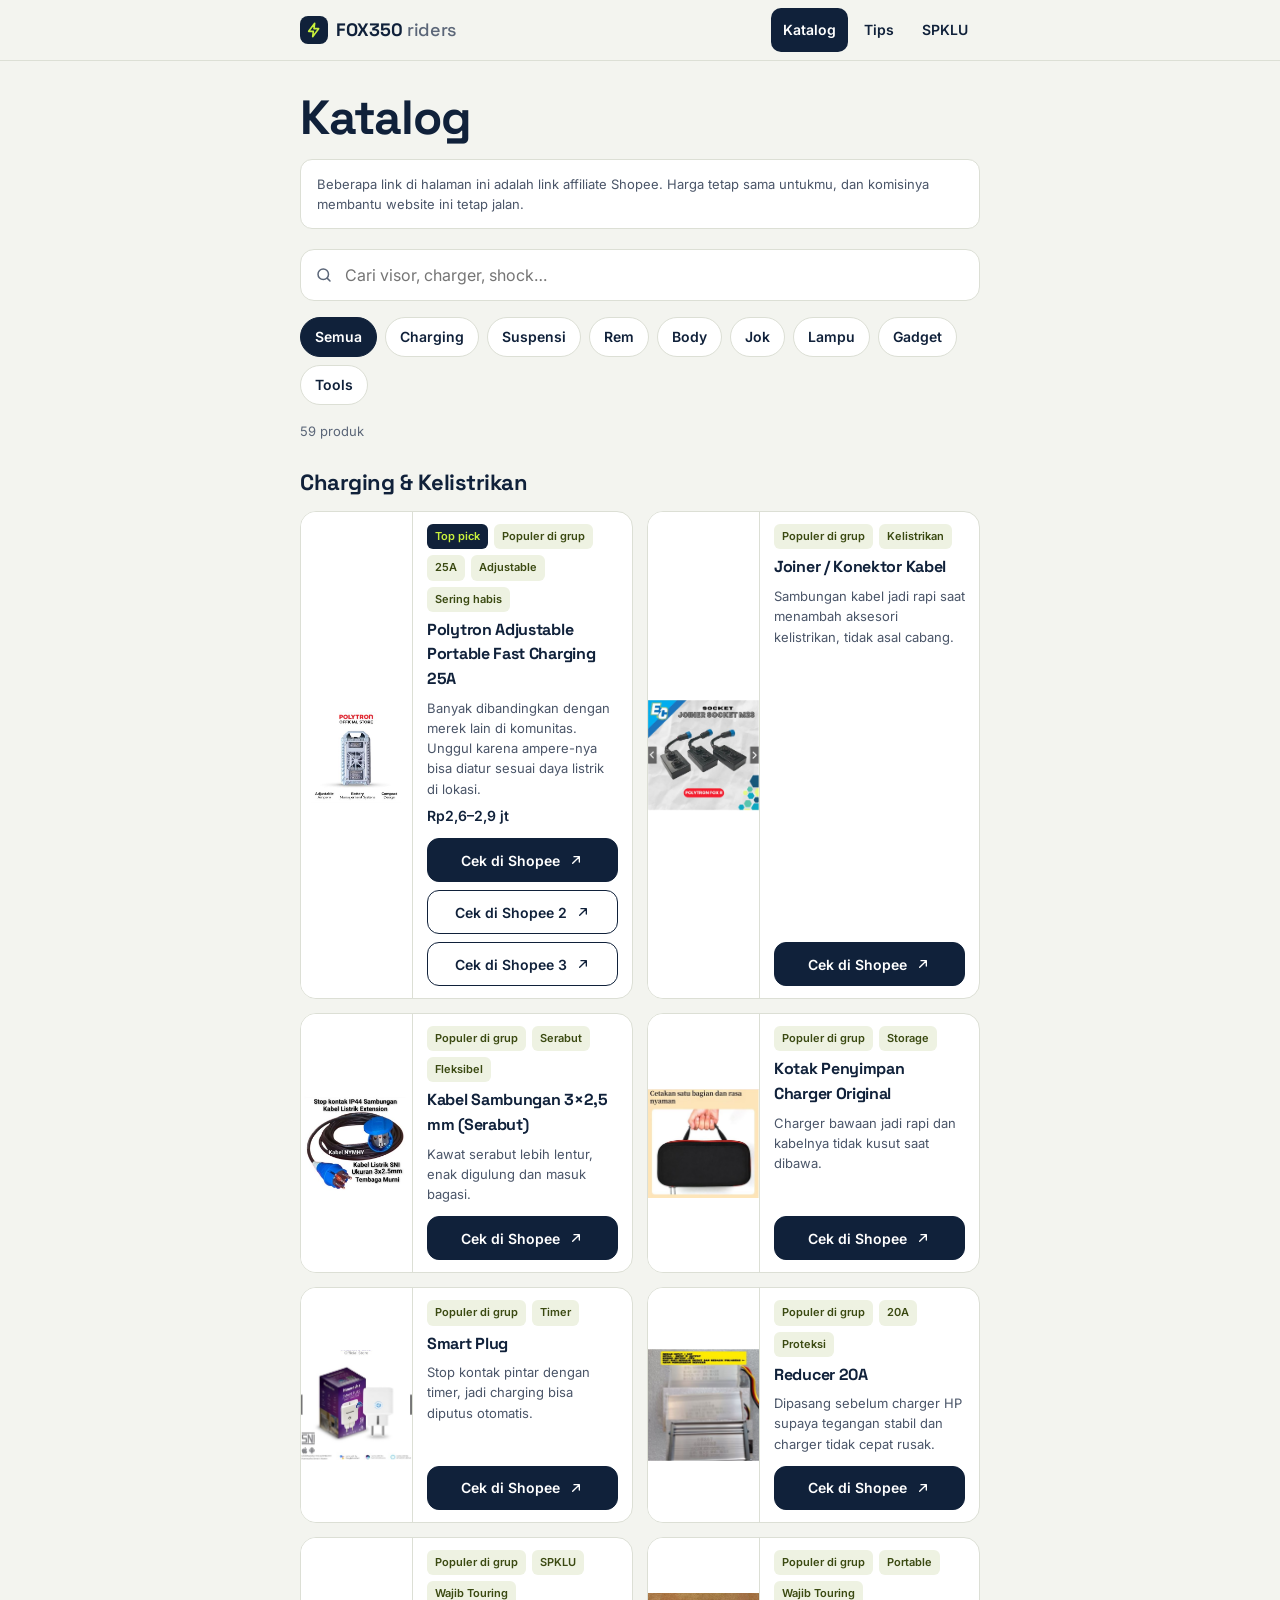
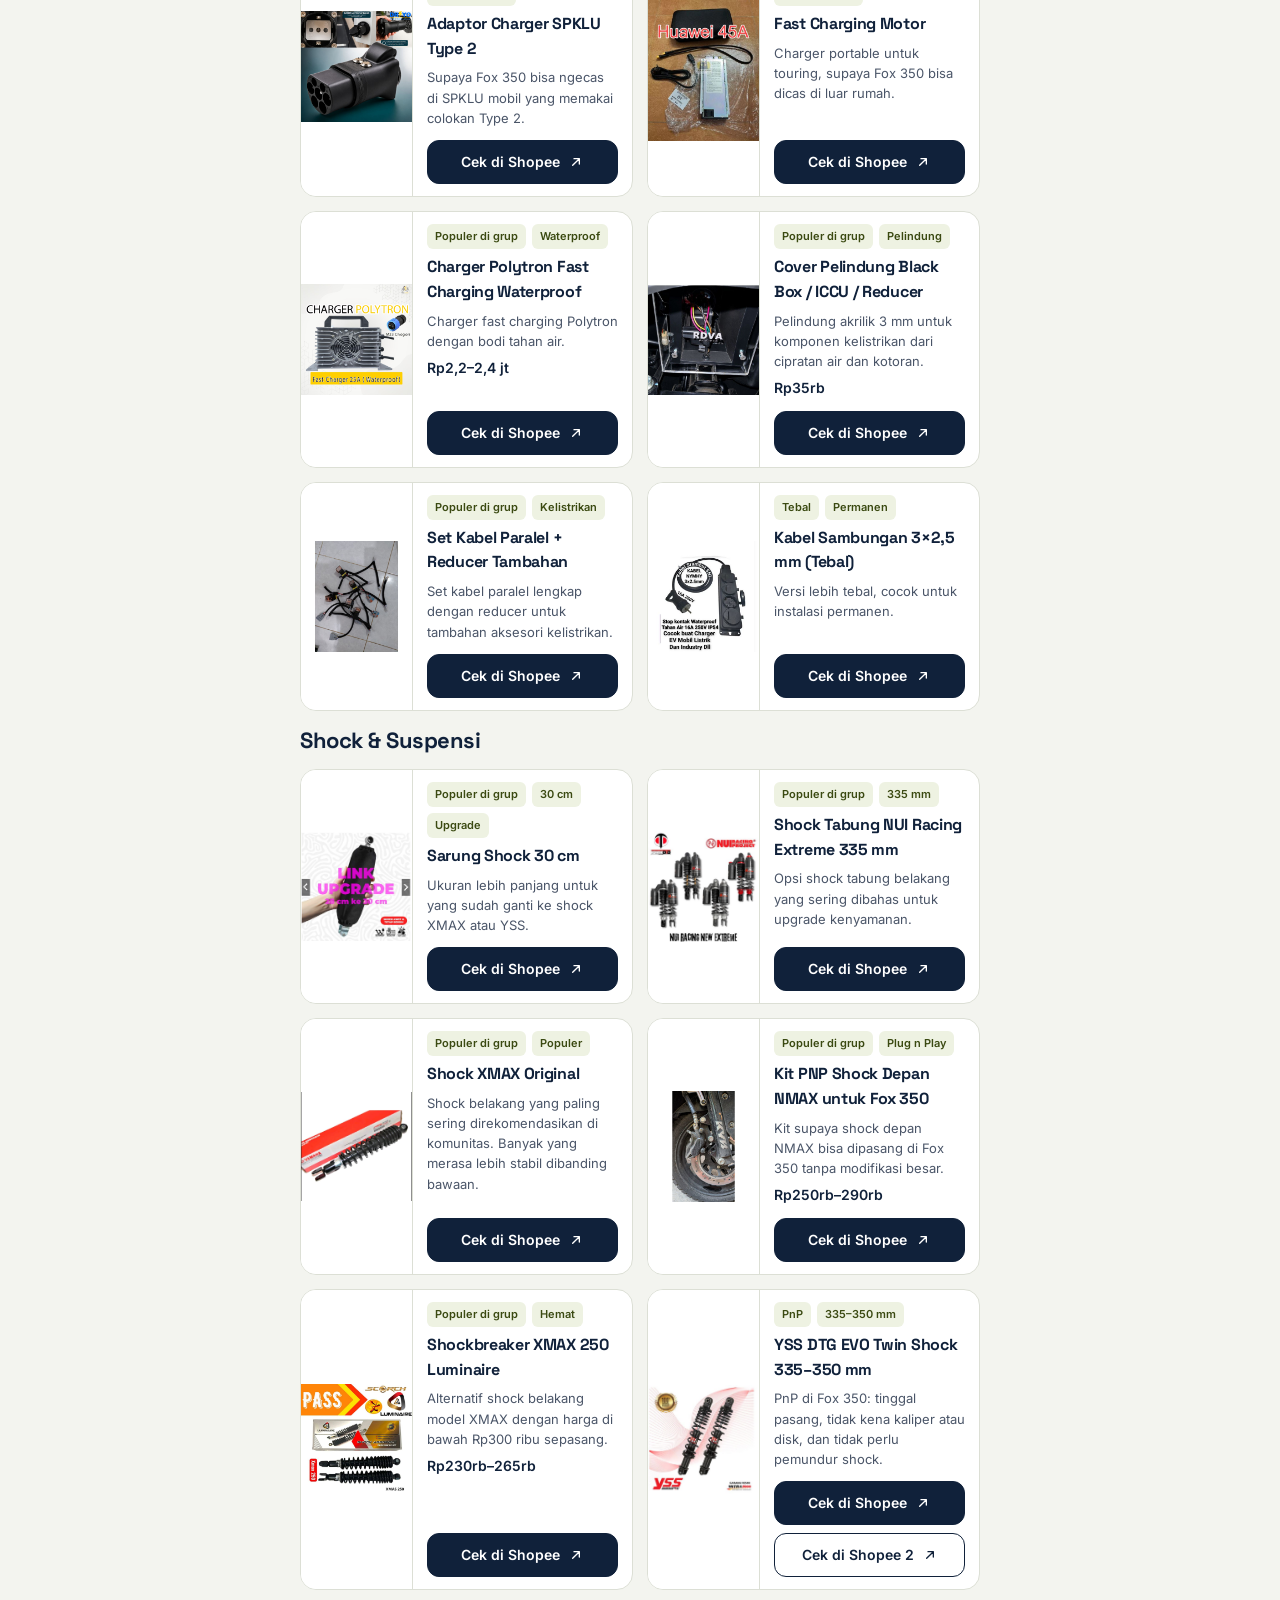
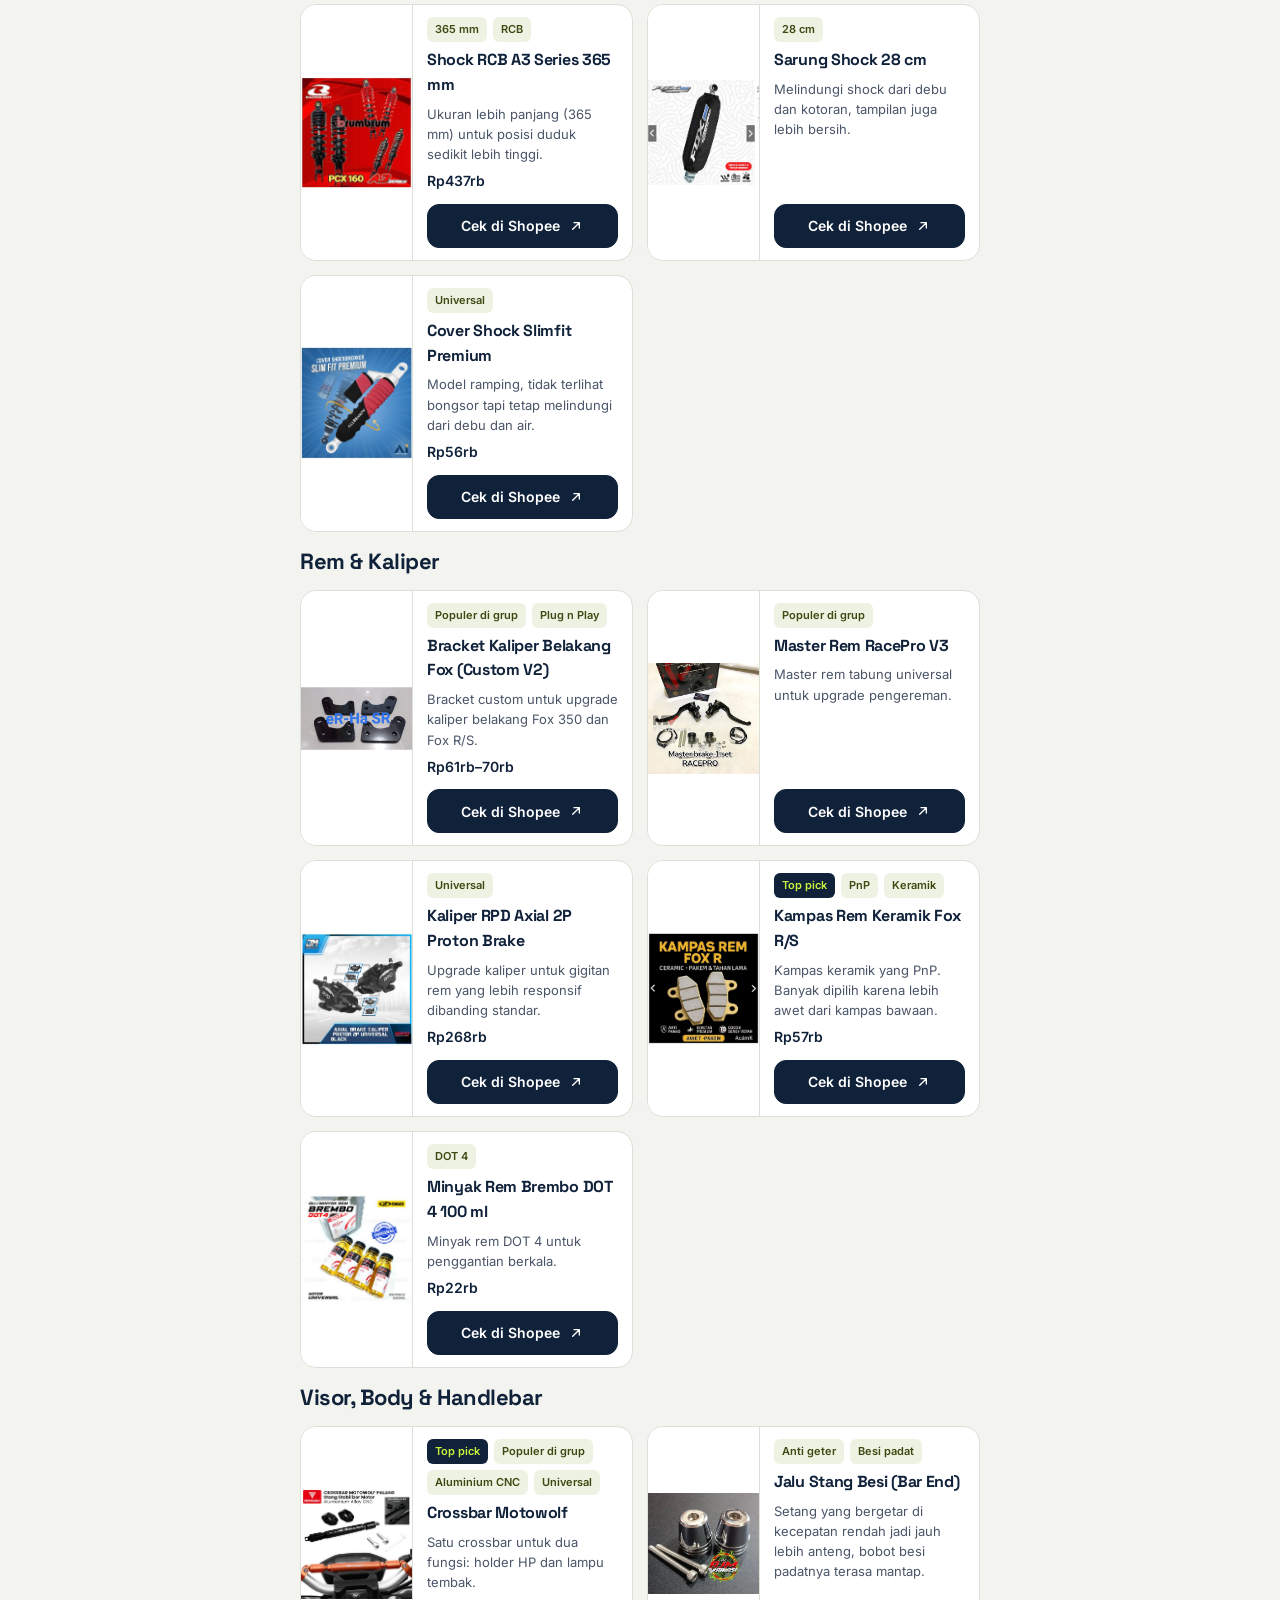
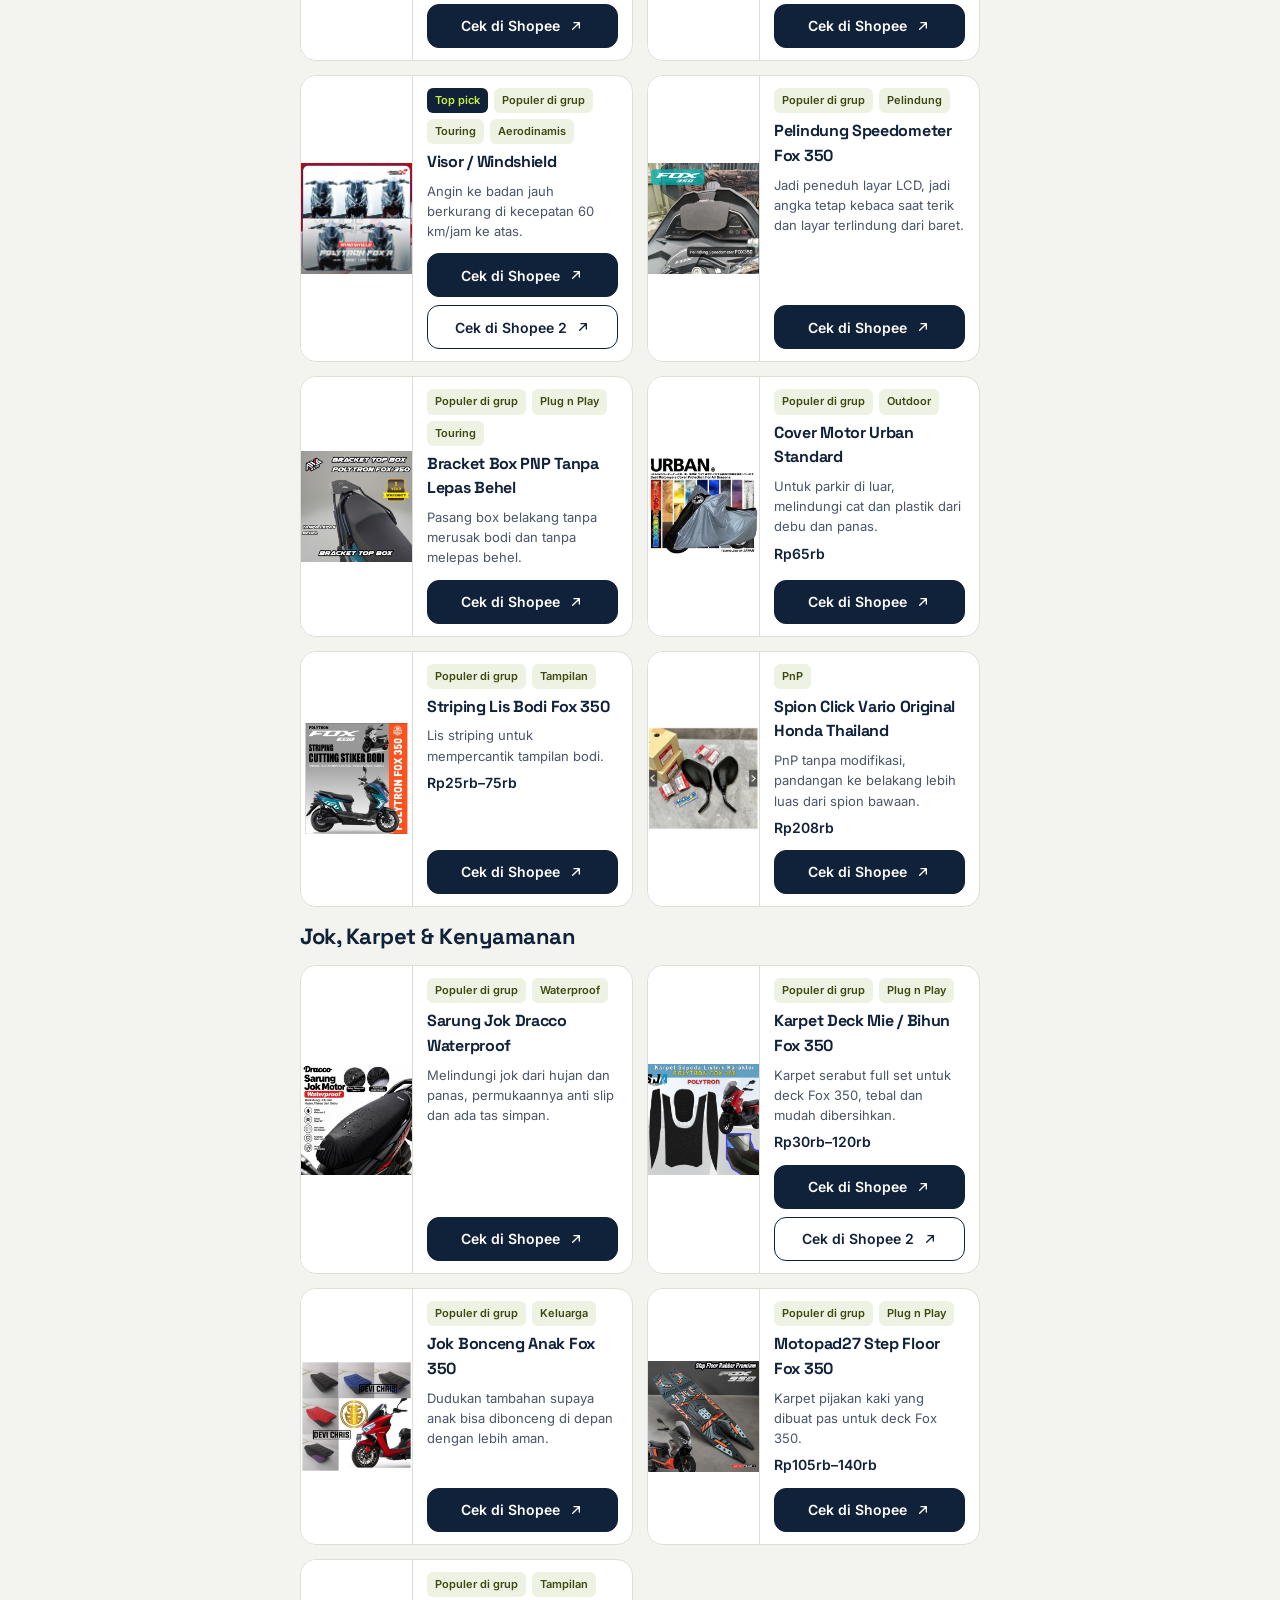
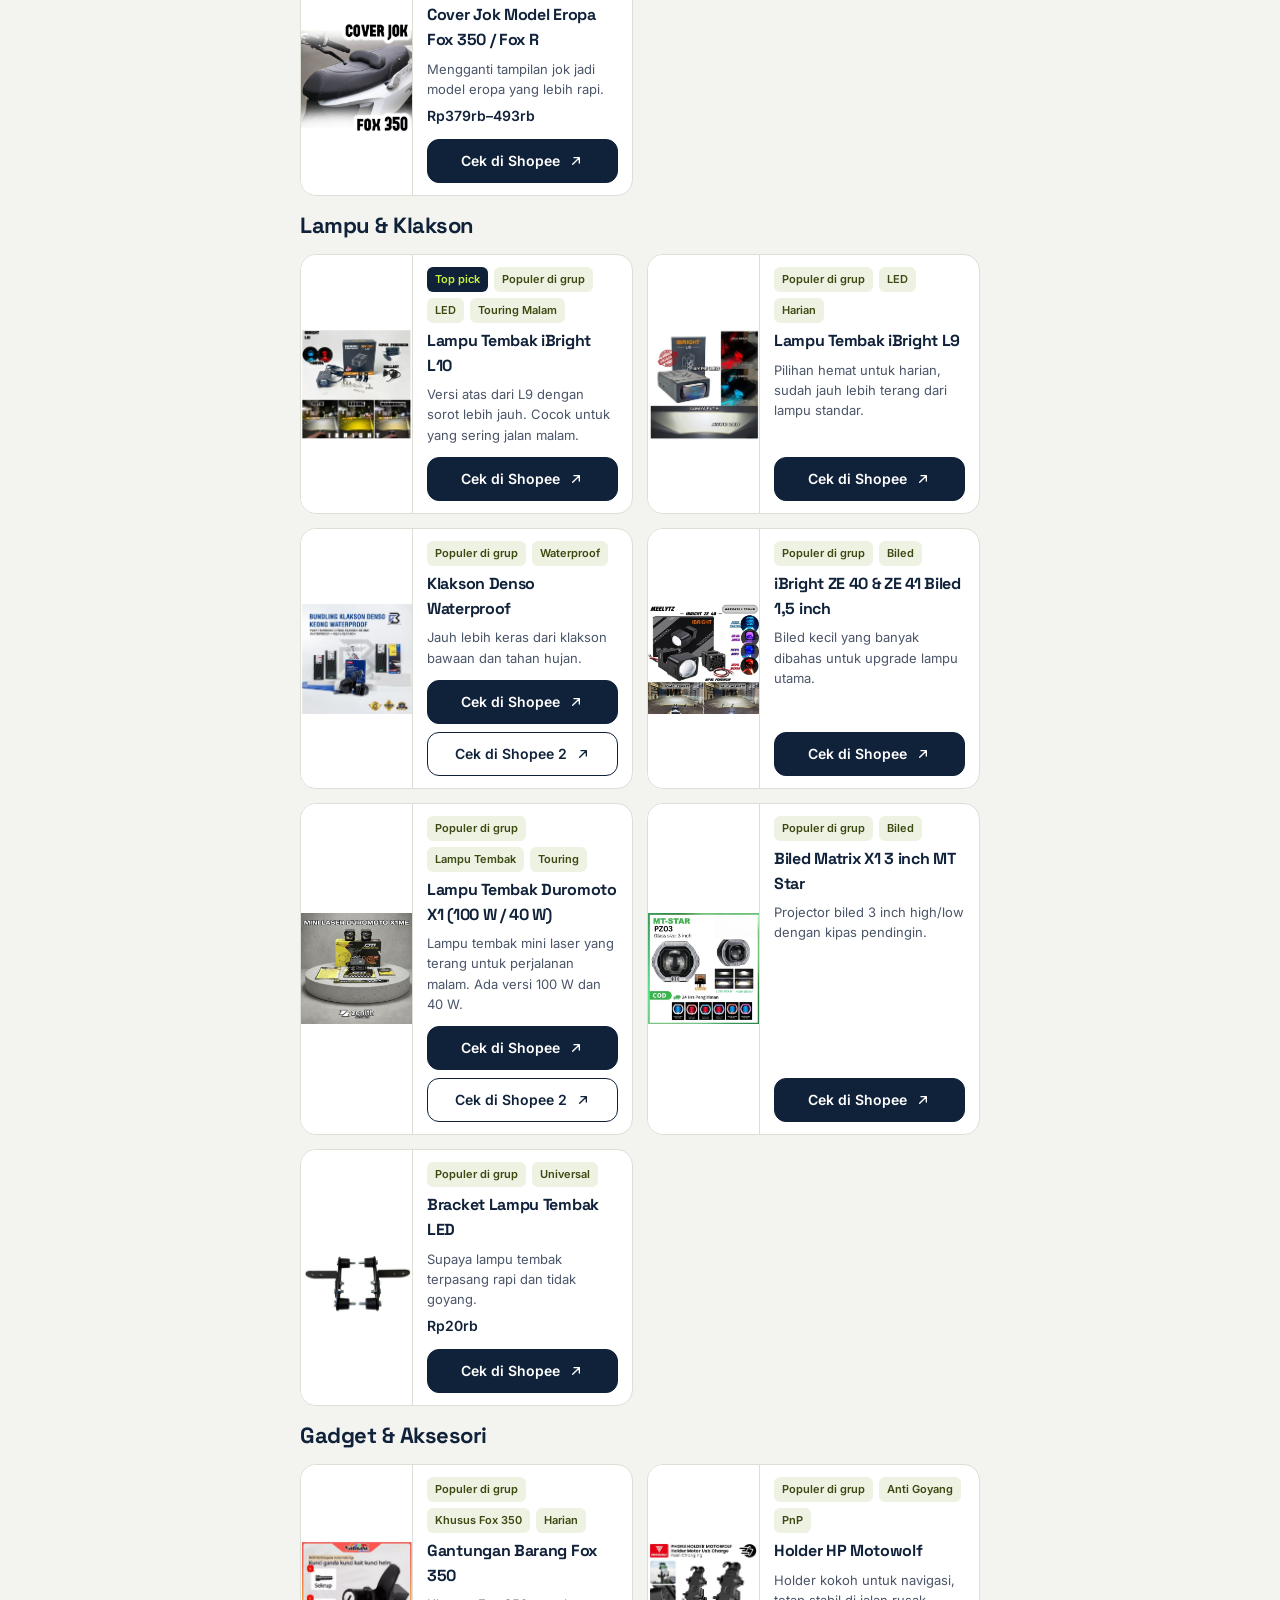
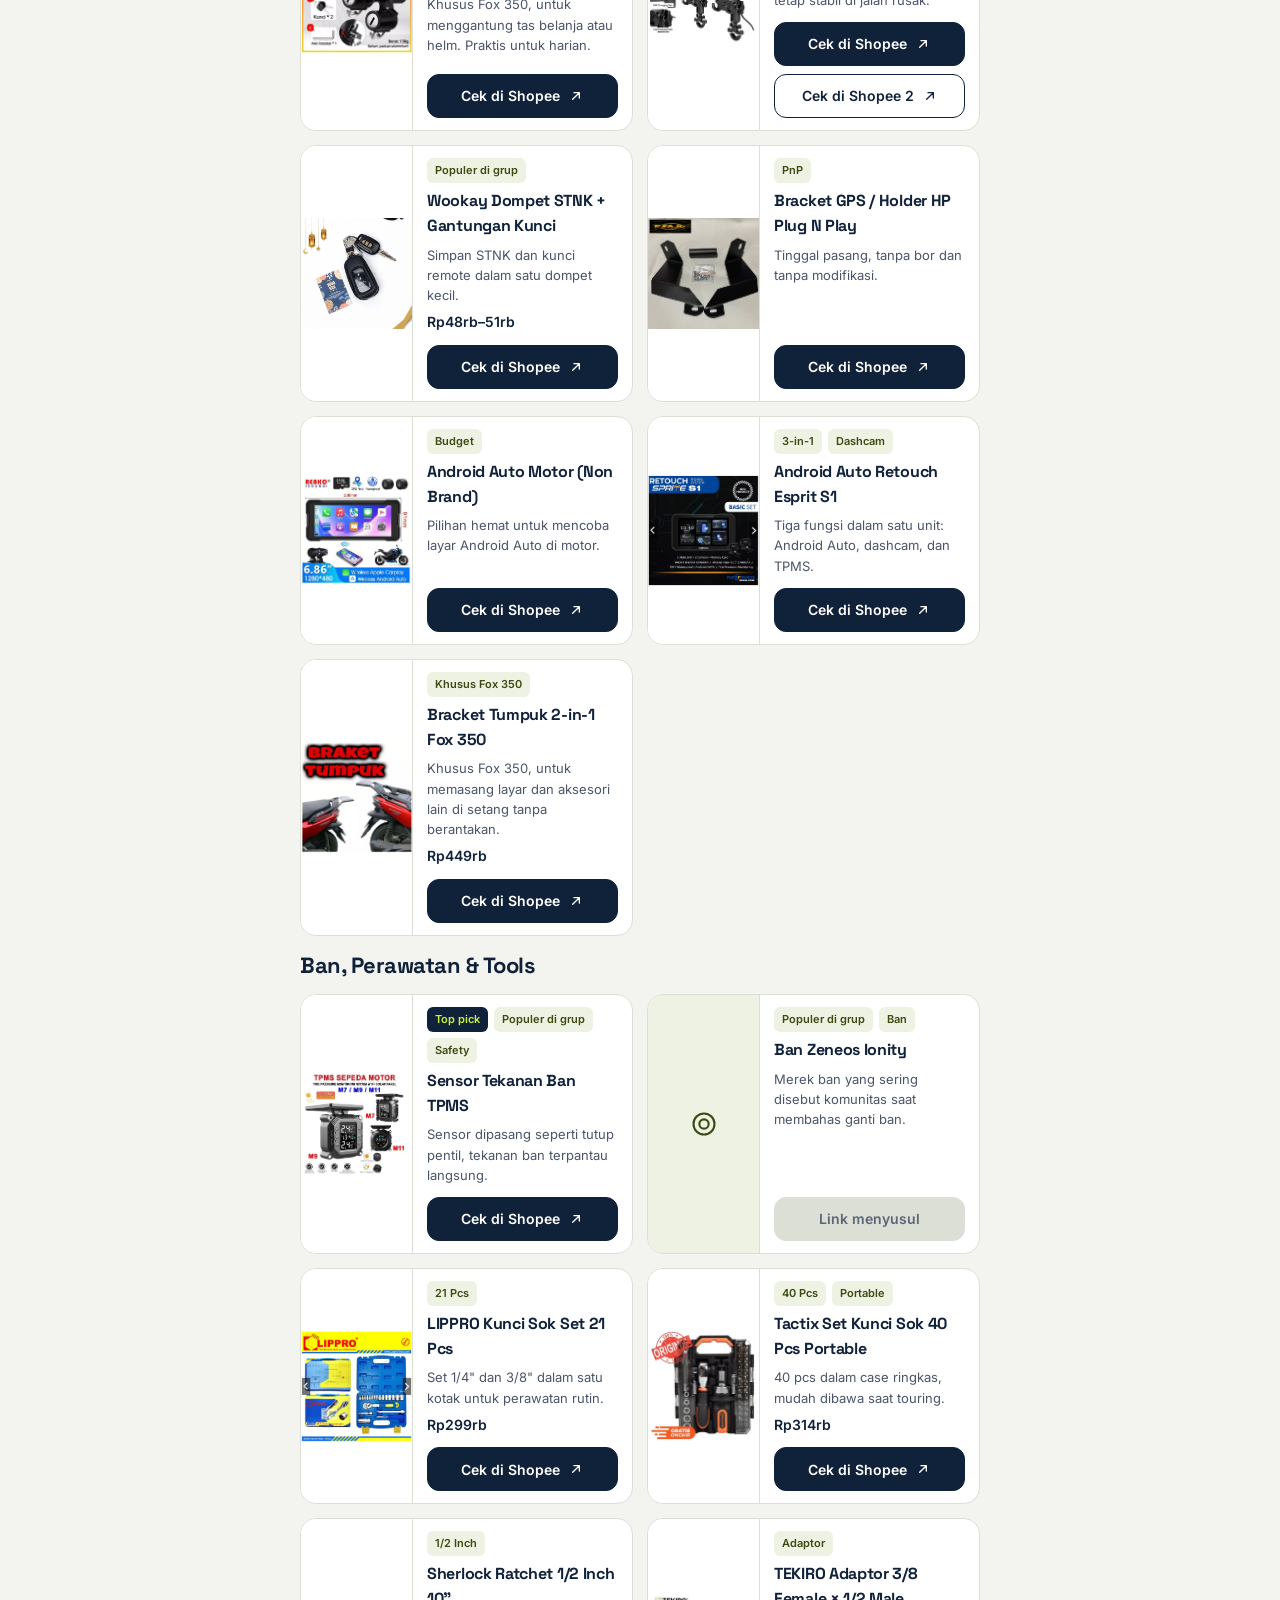
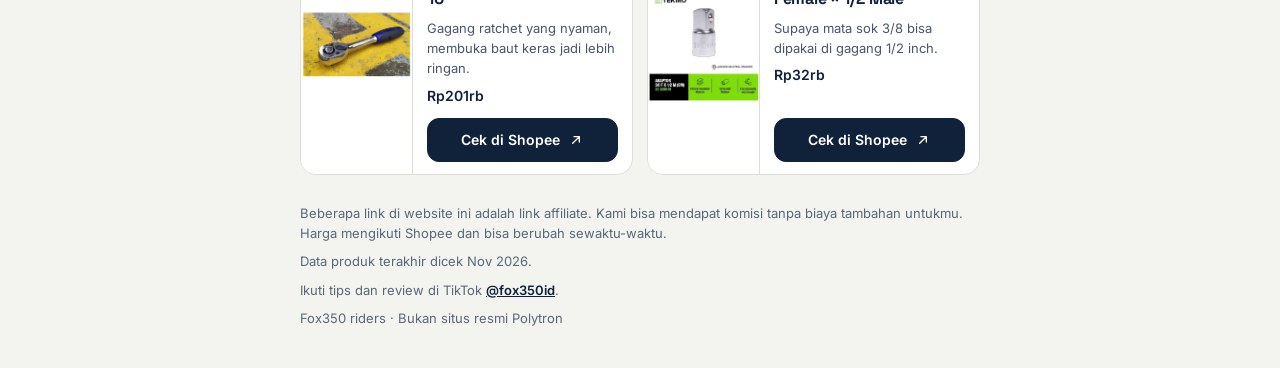
<file: produk.html>
<!doctype html>
<html lang="id">
<head>
<meta charset="utf-8">
<meta name="viewport" content="width=device-width, initial-scale=1">
<title>Katalog aksesori Fox 350 · Fox350 riders</title>
<meta name="description" content="Semua aksesori Polytron Fox 350 pilihan komunitas, bisa dicari dan difilter per kategori.">
<meta name="theme-color" content="#F3F4EF">
<link rel="manifest" href="manifest.webmanifest">
<link rel="apple-touch-icon" href="assets/icons/apple-touch-icon.png">
<meta name="apple-mobile-web-app-title" content="Fox350">
<link rel="preconnect" href="https://fonts.googleapis.com">
<link rel="preconnect" href="https://fonts.gstatic.com" crossorigin>
<link href="https://fonts.googleapis.com/css2?family=Inter:wght@400;500;600&family=Space+Grotesk:wght@500;700&display=swap" rel="stylesheet">
<link rel="stylesheet" href="assets/css/style.css?v=20261125c">
</head>
<body data-page="catalog" data-base="">
<header class="site-header">
  <div class="wrap">
    <a class="brand" href="index.html">
      <span class="brand-mark"><svg width="16" height="16" viewBox="0 0 24 24" fill="none" stroke="#C8F03C" stroke-width="2.4" stroke-linecap="round" stroke-linejoin="round" aria-hidden="true"><path d="M13 2 4 14h7l-1 8 9-12h-7z"/></svg></span>
      <span>FOX350<span class="brand-sub"> riders</span></span>
    </a>
    <nav class="nav" aria-label="Menu utama">
      <a href="produk.html" aria-current="page">Katalog</a>
      <a href="tips/">Tips</a>
      <a href="spklu.html">SPKLU</a>
    </nav>
  </div>
</header>
<main class="wrap">
  <section class="hero" style="padding-bottom: 12px">
    <h1>Katalog</h1>
    <p class="notice">Beberapa link di halaman ini adalah link affiliate Shopee. Harga tetap sama untukmu, dan komisinya membantu website ini tetap jalan.</p>
    <label class="search">
      <svg width="18" height="18" viewBox="0 0 24 24" fill="none" stroke="currentColor" stroke-width="2" stroke-linecap="round" aria-hidden="true"><circle cx="11" cy="11" r="7"/><path d="m20 20-3.5-3.5"/></svg>
      <span class="sr-only">Cari produk</span>
      <input id="q" type="search" placeholder="Cari visor, charger, shock…" autocomplete="off">
    </label>
    <div class="chips" id="chips" role="group" aria-label="Filter kategori"></div>
    <p class="result-count" id="result-count" aria-live="polite"></p>
  </section>
  <div id="catalog" data-fallback></div>
</main>
<footer class="site-footer">
  <div class="wrap">
    <p>Beberapa link di website ini adalah link affiliate. Kami bisa mendapat komisi tanpa biaya tambahan untukmu. Harga mengikuti Shopee dan bisa berubah sewaktu-waktu.</p>
    <p id="updated"></p>
    <p>Ikuti tips dan review di TikTok <a href="https://www.tiktok.com/@fox350id" target="_blank" rel="noopener">@fox350id</a>.</p>
    <p>Fox350 riders · Bukan situs resmi Polytron</p>
  </div>
</footer>
<script src="assets/js/app.js?v=20261125c" defer></script>
</body>
</html>
</file>
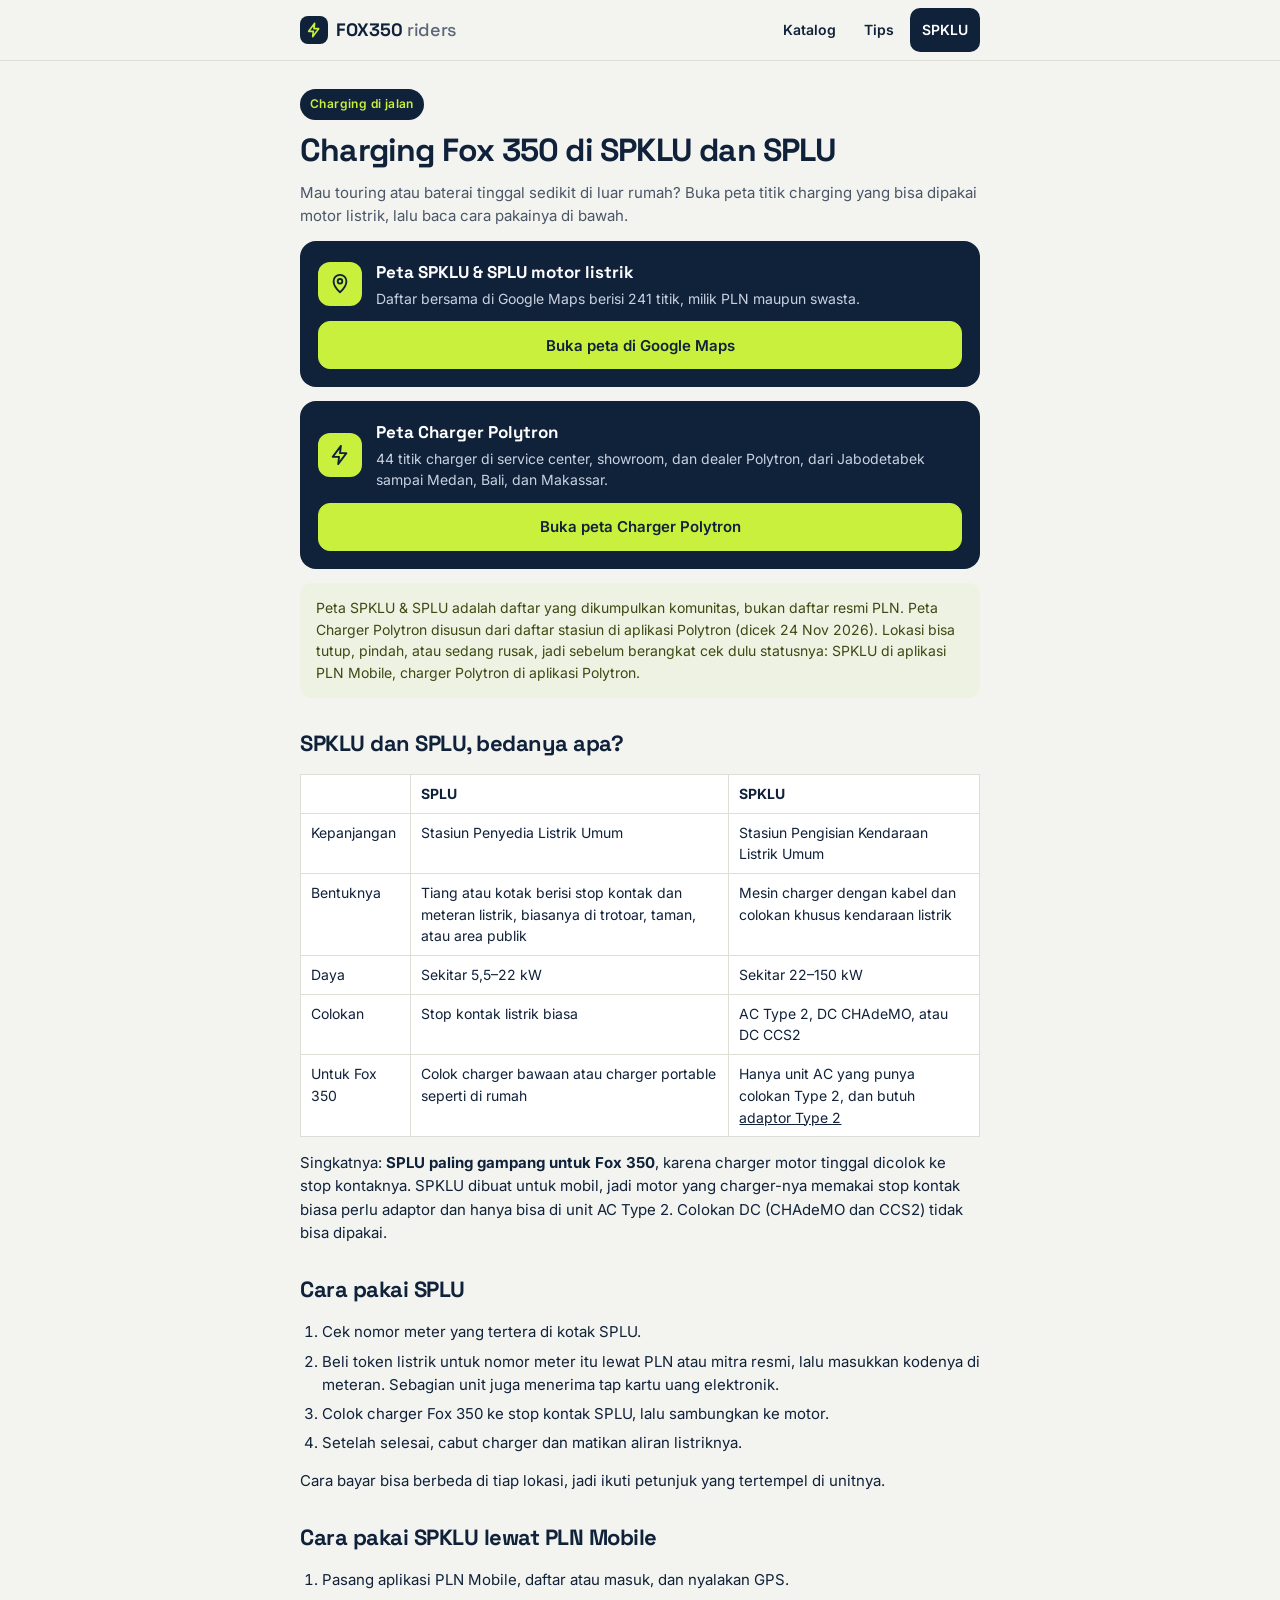
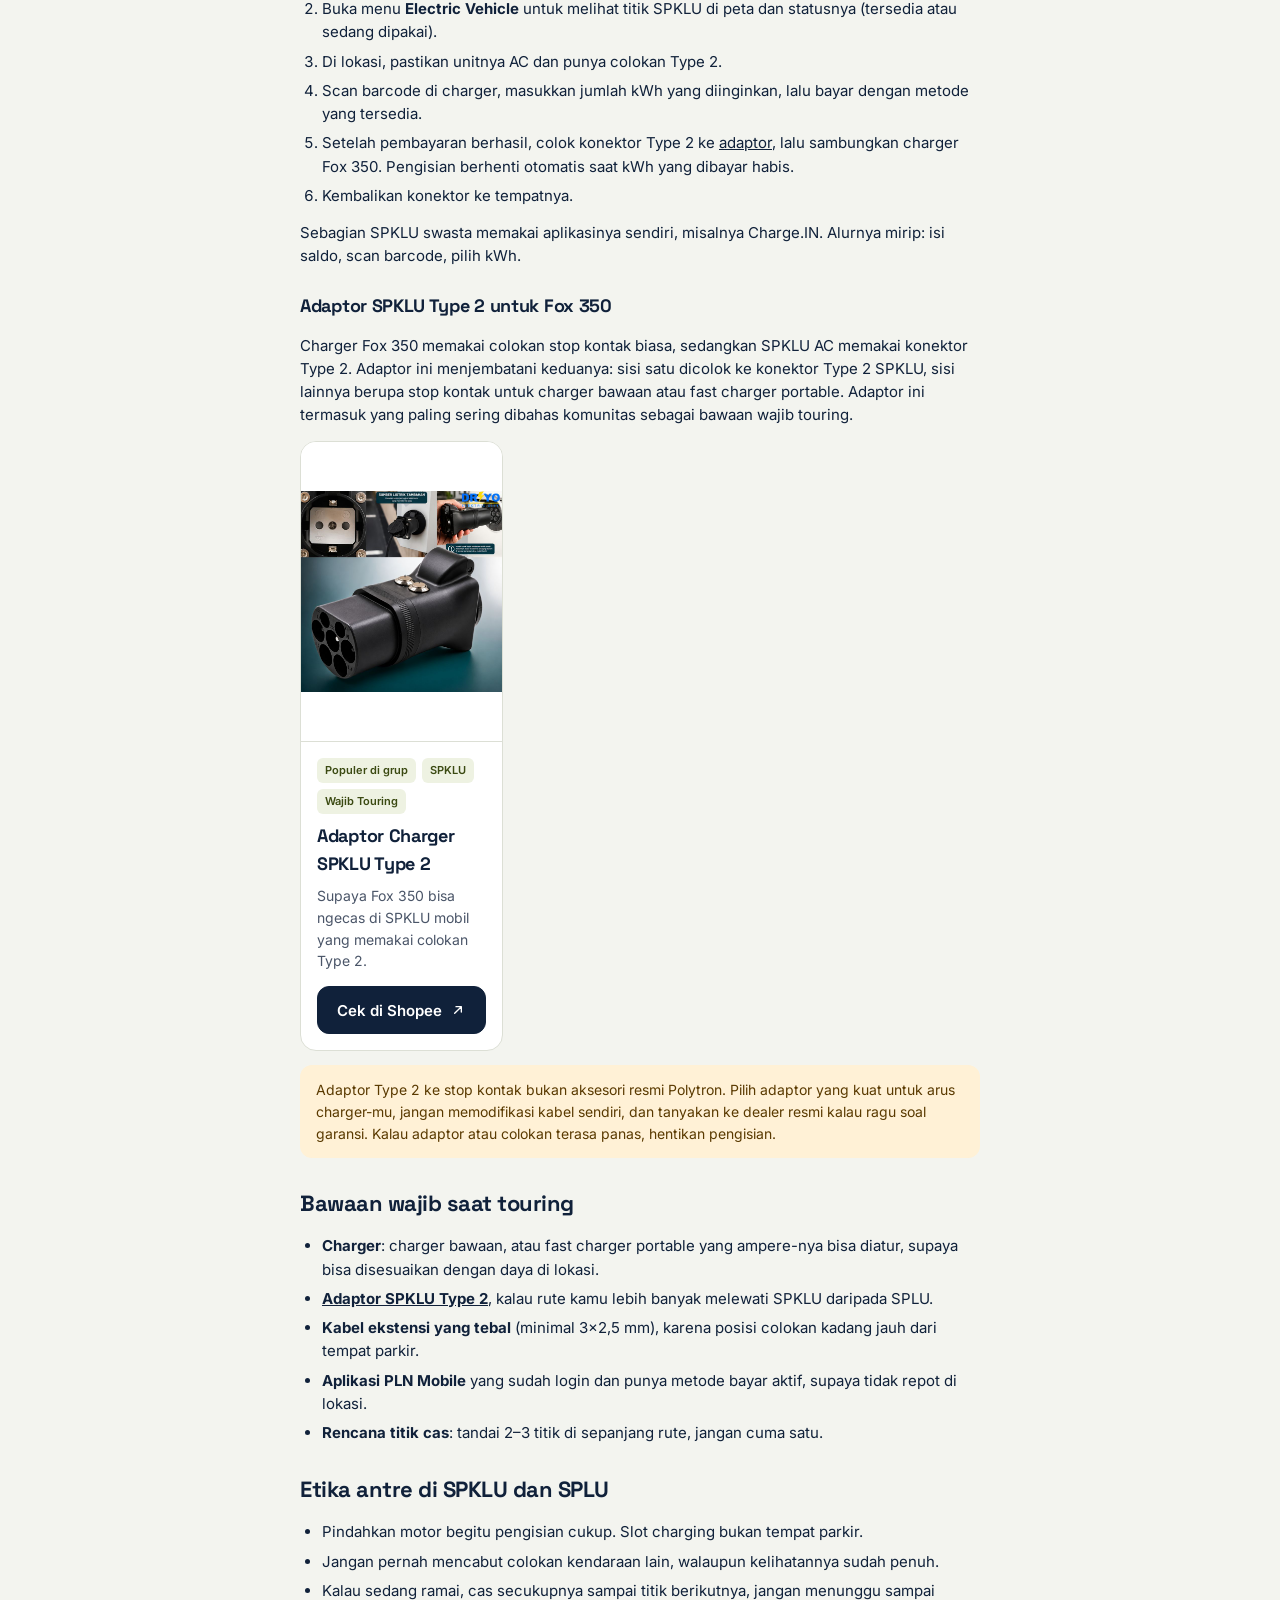
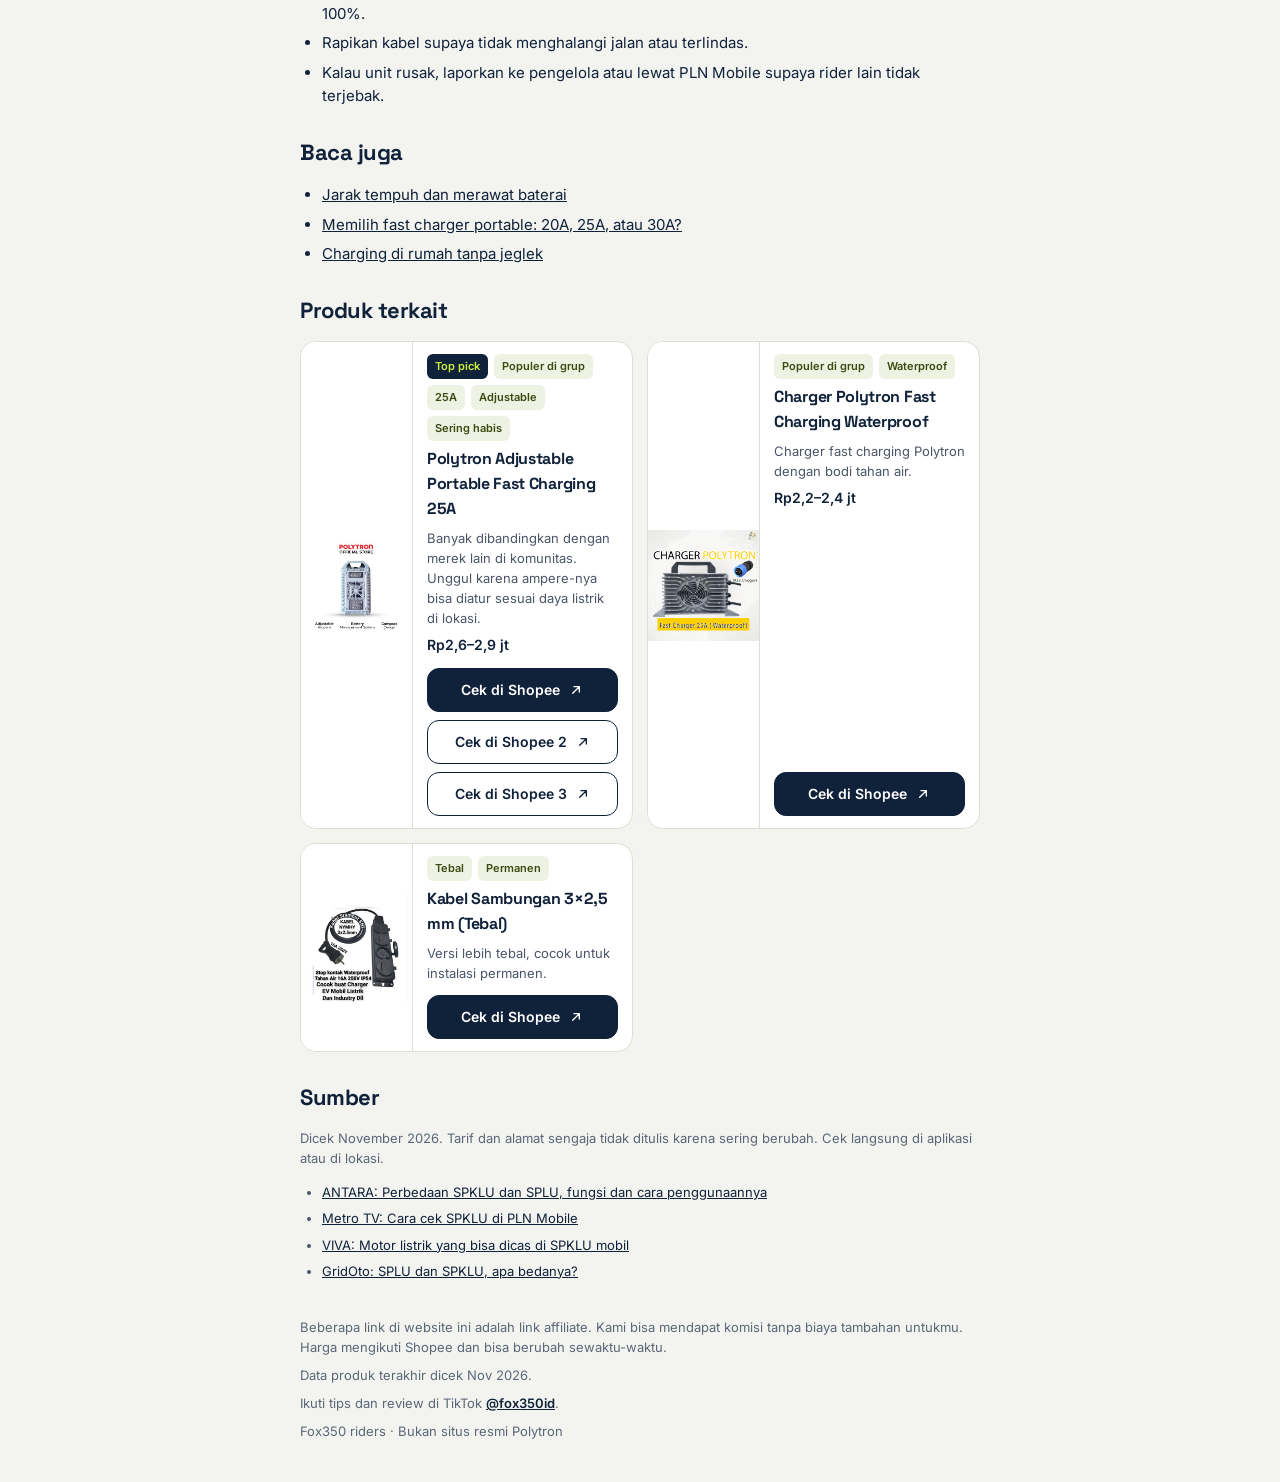
<file: spklu.html>
<!doctype html>
<html lang="id">
<head>
<meta charset="utf-8">
<meta name="viewport" content="width=device-width, initial-scale=1">
<title>Charging Fox 350 di SPKLU dan SPLU · Fox350 riders</title>
<meta name="description" content="Peta lokasi SPKLU dan SPLU yang bisa dipakai motor listrik, beda SPKLU dan SPLU, cara pakai lewat PLN Mobile, dan etika antre saat charging Polytron Fox 350.">
<meta name="theme-color" content="#F3F4EF">
<link rel="manifest" href="manifest.webmanifest">
<link rel="apple-touch-icon" href="assets/icons/apple-touch-icon.png">
<meta name="apple-mobile-web-app-title" content="Fox350">
<link rel="preconnect" href="https://fonts.googleapis.com">
<link rel="preconnect" href="https://fonts.gstatic.com" crossorigin>
<link href="https://fonts.googleapis.com/css2?family=Inter:wght@400;500;600&family=Space+Grotesk:wght@500;700&display=swap" rel="stylesheet">
<link rel="stylesheet" href="assets/css/style.css?v=20261125c">
</head>
<body data-page="article" data-base="">
<header class="site-header">
  <div class="wrap">
    <a class="brand" href="index.html">
      <span class="brand-mark"><svg width="16" height="16" viewBox="0 0 24 24" fill="none" stroke="#C8F03C" stroke-width="2.4" stroke-linecap="round" stroke-linejoin="round" aria-hidden="true"><path d="M13 2 4 14h7l-1 8 9-12h-7z"/></svg></span>
      <span>FOX350<span class="brand-sub"> riders</span></span>
    </a>
    <nav class="nav" aria-label="Menu utama">
      <a href="produk.html">Katalog</a>
      <a href="tips/">Tips</a>
      <a href="spklu.html" aria-current="page">SPKLU</a>
    </nav>
  </div>
</header>
<main class="wrap">
  <article class="article">
    <span class="pill">Charging di jalan</span>
    <h1>Charging Fox 350 di SPKLU dan SPLU</h1>
    <p class="lead">Mau touring atau baterai tinggal sedikit di luar rumah? Buka peta titik charging yang bisa dipakai motor listrik, lalu baca cara pakainya di bawah.</p>

    <div class="map-cta">
      <span class="map-cta-icon" aria-hidden="true"><svg width="22" height="22" viewBox="0 0 24 24" fill="none" stroke="currentColor" stroke-width="2" stroke-linecap="round" stroke-linejoin="round"><path d="M12 21s-7-6.2-7-12a7 7 0 0 1 14 0c0 5.8-7 12-7 12z"/><circle cx="12" cy="9" r="2.5"/></svg></span>
      <div>
        <strong>Peta SPKLU &amp; SPLU motor listrik</strong>
        <p>Daftar bersama di Google Maps berisi 241 titik, milik PLN maupun swasta.</p>
      </div>
      <a class="btn btn-primary" href="https://maps.app.goo.gl/ZUhfa4n3vWAL33rMA" target="_blank" rel="noopener">Buka peta di Google Maps</a>
    </div>
    <div class="map-cta">
      <span class="map-cta-icon" aria-hidden="true"><svg width="22" height="22" viewBox="0 0 24 24" fill="none" stroke="currentColor" stroke-width="2" stroke-linecap="round" stroke-linejoin="round"><path d="M13 2 4 14h7l-1 8 9-12h-7z"/></svg></span>
      <div>
        <strong>Peta Charger Polytron</strong>
        <p>44 titik charger di service center, showroom, dan dealer Polytron, dari Jabodetabek sampai Medan, Bali, dan Makassar.</p>
      </div>
      <a class="btn btn-primary" href="https://www.google.com/maps/d/viewer?mid=1wXMYcPf1xzAm8r9u5tAHtg3uzDUK7Kw" target="_blank" rel="noopener">Buka peta Charger Polytron</a>
    </div>
    <p class="callout">Peta SPKLU &amp; SPLU adalah daftar yang dikumpulkan komunitas, bukan daftar resmi PLN. Peta Charger Polytron disusun dari daftar stasiun di aplikasi Polytron (dicek 24 Nov 2026). Lokasi bisa tutup, pindah, atau sedang rusak, jadi sebelum berangkat cek dulu statusnya: SPKLU di aplikasi PLN Mobile, charger Polytron di aplikasi Polytron.</p>

    <h2>SPKLU dan SPLU, bedanya apa?</h2>
    <div class="table-wrap">
    <table>
      <tr><th></th><th>SPLU</th><th>SPKLU</th></tr>
      <tr><td>Kepanjangan</td><td>Stasiun Penyedia Listrik Umum</td><td>Stasiun Pengisian Kendaraan Listrik Umum</td></tr>
      <tr><td>Bentuknya</td><td>Tiang atau kotak berisi stop kontak dan meteran listrik, biasanya di trotoar, taman, atau area publik</td><td>Mesin charger dengan kabel dan colokan khusus kendaraan listrik</td></tr>
      <tr><td>Daya</td><td>Sekitar 5,5–22 kW</td><td>Sekitar 22–150 kW</td></tr>
      <tr><td>Colokan</td><td>Stop kontak listrik biasa</td><td>AC Type 2, DC CHAdeMO, atau DC CCS2</td></tr>
      <tr><td>Untuk Fox 350</td><td>Colok charger bawaan atau charger portable seperti di rumah</td><td>Hanya unit AC yang punya colokan Type 2, dan butuh <a href="#adaptor">adaptor Type 2</a></td></tr>
    </table>
    </div>
    <p>Singkatnya: <strong>SPLU paling gampang untuk Fox 350</strong>, karena charger motor tinggal dicolok ke stop kontaknya. SPKLU dibuat untuk mobil, jadi motor yang charger-nya memakai stop kontak biasa perlu adaptor dan hanya bisa di unit AC Type 2. Colokan DC (CHAdeMO dan CCS2) tidak bisa dipakai.</p>

    <h2>Cara pakai SPLU</h2>
    <ol>
      <li>Cek nomor meter yang tertera di kotak SPLU.</li>
      <li>Beli token listrik untuk nomor meter itu lewat PLN atau mitra resmi, lalu masukkan kodenya di meteran. Sebagian unit juga menerima tap kartu uang elektronik.</li>
      <li>Colok charger Fox 350 ke stop kontak SPLU, lalu sambungkan ke motor.</li>
      <li>Setelah selesai, cabut charger dan matikan aliran listriknya.</li>
    </ol>
    <p>Cara bayar bisa berbeda di tiap lokasi, jadi ikuti petunjuk yang tertempel di unitnya.</p>

    <h2>Cara pakai SPKLU lewat PLN Mobile</h2>
    <ol>
      <li>Pasang aplikasi PLN Mobile, daftar atau masuk, dan nyalakan GPS.</li>
      <li>Buka menu <strong>Electric Vehicle</strong> untuk melihat titik SPKLU di peta dan statusnya (tersedia atau sedang dipakai).</li>
      <li>Di lokasi, pastikan unitnya AC dan punya colokan Type 2.</li>
      <li>Scan barcode di charger, masukkan jumlah kWh yang diinginkan, lalu bayar dengan metode yang tersedia.</li>
      <li>Setelah pembayaran berhasil, colok konektor Type 2 ke <a href="#adaptor">adaptor</a>, lalu sambungkan charger Fox 350. Pengisian berhenti otomatis saat kWh yang dibayar habis.</li>
      <li>Kembalikan konektor ke tempatnya.</li>
    </ol>
    <p>Sebagian SPKLU swasta memakai aplikasinya sendiri, misalnya Charge.IN. Alurnya mirip: isi saldo, scan barcode, pilih kWh.</p>
    <h3 id="adaptor">Adaptor SPKLU Type 2 untuk Fox 350</h3>
    <p>Charger Fox 350 memakai colokan stop kontak biasa, sedangkan SPKLU AC memakai konektor Type 2. Adaptor ini menjembatani keduanya: sisi satu dicolok ke konektor Type 2 SPKLU, sisi lainnya berupa stop kontak untuk charger bawaan atau fast charger portable. Adaptor ini termasuk yang paling sering dibahas komunitas sebagai bawaan wajib touring.</p>
    <div class="cards inline-product" data-related="adaptor-spklu-type2"></div>
    <p class="callout callout-warn">Adaptor Type 2 ke stop kontak bukan aksesori resmi Polytron. Pilih adaptor yang kuat untuk arus charger-mu, jangan memodifikasi kabel sendiri, dan tanyakan ke dealer resmi kalau ragu soal garansi. Kalau adaptor atau colokan terasa panas, hentikan pengisian.</p>

    <h2>Bawaan wajib saat touring</h2>
    <ul>
      <li><strong>Charger</strong>: charger bawaan, atau fast charger portable yang ampere-nya bisa diatur, supaya bisa disesuaikan dengan daya di lokasi.</li>
      <li><strong><a href="#adaptor">Adaptor SPKLU Type 2</a></strong>, kalau rute kamu lebih banyak melewati SPKLU daripada SPLU.</li>
      <li><strong>Kabel ekstensi yang tebal</strong> (minimal 3×2,5 mm), karena posisi colokan kadang jauh dari tempat parkir.</li>
      <li><strong>Aplikasi PLN Mobile</strong> yang sudah login dan punya metode bayar aktif, supaya tidak repot di lokasi.</li>
      <li><strong>Rencana titik cas</strong>: tandai 2–3 titik di sepanjang rute, jangan cuma satu.</li>
    </ul>

    <h2>Etika antre di SPKLU dan SPLU</h2>
    <ul>
      <li>Pindahkan motor begitu pengisian cukup. Slot charging bukan tempat parkir.</li>
      <li>Jangan pernah mencabut colokan kendaraan lain, walaupun kelihatannya sudah penuh.</li>
      <li>Kalau sedang ramai, cas secukupnya sampai titik berikutnya, jangan menunggu sampai 100%.</li>
      <li>Rapikan kabel supaya tidak menghalangi jalan atau terlindas.</li>
      <li>Kalau unit rusak, laporkan ke pengelola atau lewat PLN Mobile supaya rider lain tidak terjebak.</li>
    </ul>

    <h2>Baca juga</h2>
    <ul>
      <li><a href="tips/jarak-tempuh-baterai.html">Jarak tempuh dan merawat baterai</a></li>
      <li><a href="tips/memilih-fast-charger.html">Memilih fast charger portable: 20A, 25A, atau 30A?</a></li>
      <li><a href="tips/charging-di-rumah.html">Charging di rumah tanpa jeglek</a></li>
    </ul>

    <h2>Produk terkait</h2>
    <div class="cards compact" id="related" data-related="polytron-fast-charging-25a,charger-polytron-waterproof,kabel-sambungan-3x25-tebal" data-fallback></div>

    <h2>Sumber</h2>
    <p class="meta">Dicek November 2026. Tarif dan alamat sengaja tidak ditulis karena sering berubah. Cek langsung di aplikasi atau di lokasi.</p>
    <ul class="sources">
      <li><a href="https://jabar.antaranews.com/berita/589461/simak-di-sini-perbedaan-spklu-dan-splu-fungsi-dan-cara-penggunaannya" target="_blank" rel="noopener">ANTARA: Perbedaan SPKLU dan SPLU, fungsi dan cara penggunaannya</a></li>
      <li><a href="https://www.metrotvnews.com/read/K5nCRRDm-lancar-mudik-dengan-mobil-listrik-ini-cara-cek-dan-daftar-antrean-spklu-di-pln-mobile" target="_blank" rel="noopener">Metro TV: Cara cek SPKLU di PLN Mobile</a></li>
      <li><a href="https://www.viva.co.id/otomotif/1909884-motor-listrik-ini-bisa-dicas-di-spklu-mobil" target="_blank" rel="noopener">VIVA: Motor listrik yang bisa dicas di SPKLU mobil</a></li>
      <li><a href="https://www.gridoto.com/read/221898295/splu-dan-spklu-buat-ngecas-kendaraan-listrik-apa-bedanya" target="_blank" rel="noopener">GridOto: SPLU dan SPKLU, apa bedanya?</a></li>
    </ul>
  </article>
</main>
<footer class="site-footer">
  <div class="wrap">
    <p>Beberapa link di website ini adalah link affiliate. Kami bisa mendapat komisi tanpa biaya tambahan untukmu. Harga mengikuti Shopee dan bisa berubah sewaktu-waktu.</p>
    <p id="updated"></p>
    <p>Ikuti tips dan review di TikTok <a href="https://www.tiktok.com/@fox350id" target="_blank" rel="noopener">@fox350id</a>.</p>
    <p>Fox350 riders · Bukan situs resmi Polytron</p>
  </div>
</footer>
<script src="assets/js/app.js?v=20261125c" defer></script>
</body>
</html>
</file>
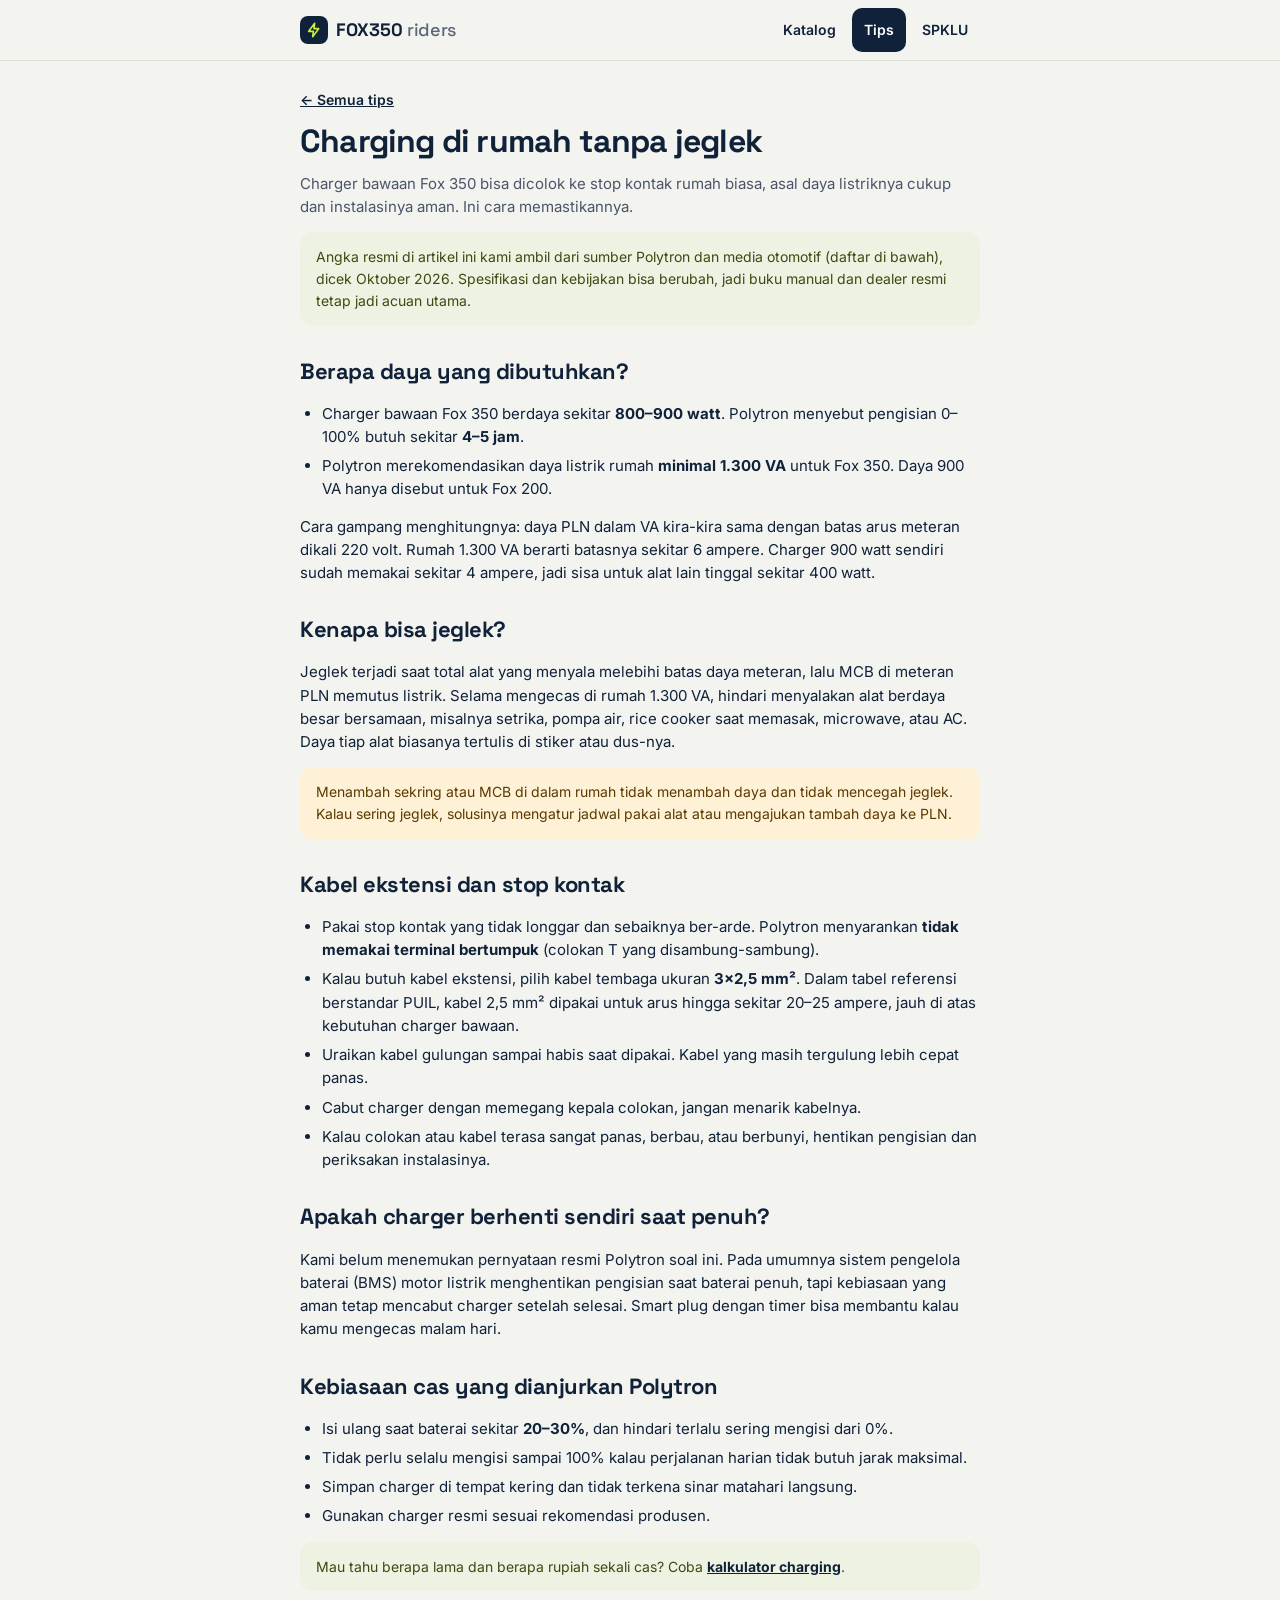
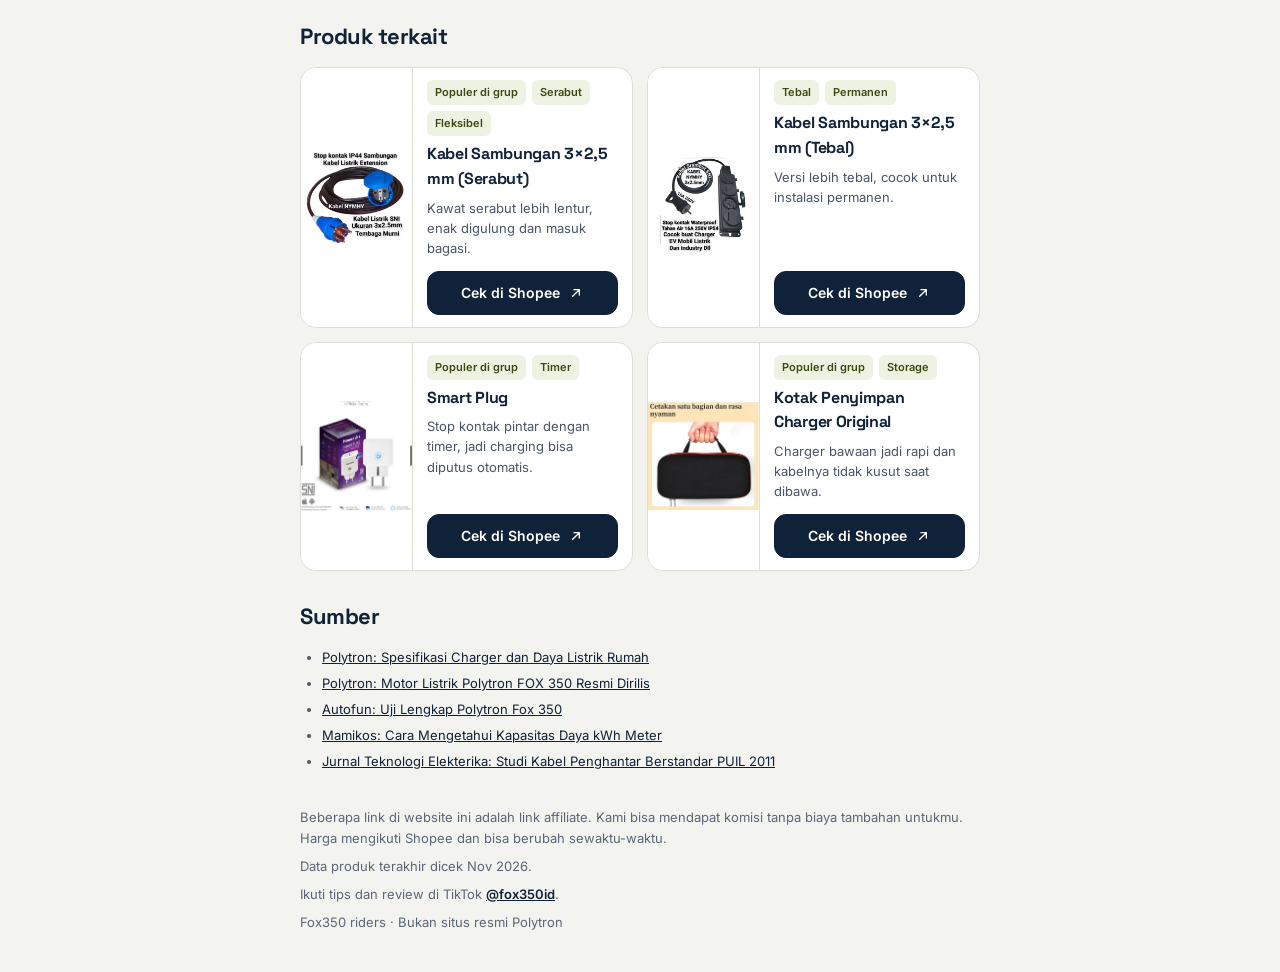
<file: tips/charging-di-rumah.html>
<!doctype html>
<html lang="id">
<head>
<meta charset="utf-8">
<meta name="viewport" content="width=device-width, initial-scale=1">
<title>Charging di rumah tanpa jeglek · Fox350 riders</title>
<meta name="description" content="Berapa daya listrik rumah yang dibutuhkan untuk mengecas Polytron Fox 350, kabel ekstensi yang aman, dan kebiasaan cas yang dianjurkan.">
<meta name="theme-color" content="#F3F4EF">
<link rel="manifest" href="../manifest.webmanifest">
<link rel="apple-touch-icon" href="../assets/icons/apple-touch-icon.png">
<meta name="apple-mobile-web-app-title" content="Fox350">
<link rel="preconnect" href="https://fonts.googleapis.com">
<link rel="preconnect" href="https://fonts.gstatic.com" crossorigin>
<link href="https://fonts.googleapis.com/css2?family=Inter:wght@400;500;600&family=Space+Grotesk:wght@500;700&display=swap" rel="stylesheet">
<link rel="stylesheet" href="../assets/css/style.css?v=20261125c">
</head>
<body data-page="article" data-base="../">
<header class="site-header">
  <div class="wrap">
    <a class="brand" href="../index.html">
      <span class="brand-mark"><svg width="16" height="16" viewBox="0 0 24 24" fill="none" stroke="#C8F03C" stroke-width="2.4" stroke-linecap="round" stroke-linejoin="round" aria-hidden="true"><path d="M13 2 4 14h7l-1 8 9-12h-7z"/></svg></span>
      <span>FOX350<span class="brand-sub"> riders</span></span>
    </a>
    <nav class="nav" aria-label="Menu utama">
      <a href="../produk.html">Katalog</a>
      <a href="../tips/" aria-current="page">Tips</a>
      <a href="../spklu.html">SPKLU</a>
    </nav>
  </div>
</header>
<main class="wrap">
  <article class="article">
    <a class="back" href="./">&larr; Semua tips</a>
    <h1>Charging di rumah tanpa jeglek</h1>
    <p class="lead">Charger bawaan Fox 350 bisa dicolok ke stop kontak rumah biasa, asal daya listriknya cukup dan instalasinya aman. Ini cara memastikannya.</p>
<p class="callout">Angka resmi di artikel ini kami ambil dari sumber Polytron dan media otomotif (daftar di bawah), dicek Oktober 2026. Spesifikasi dan kebijakan bisa berubah, jadi buku manual dan dealer resmi tetap jadi acuan utama.</p>

    <h2>Berapa daya yang dibutuhkan?</h2>
    <ul>
      <li>Charger bawaan Fox 350 berdaya sekitar <strong>800–900 watt</strong>. Polytron menyebut pengisian 0–100% butuh sekitar <strong>4–5 jam</strong>.</li>
      <li>Polytron merekomendasikan daya listrik rumah <strong>minimal 1.300 VA</strong> untuk Fox 350. Daya 900 VA hanya disebut untuk Fox 200.</li>
    </ul>
    <p>Cara gampang menghitungnya: daya PLN dalam VA kira-kira sama dengan batas arus meteran dikali 220 volt. Rumah 1.300 VA berarti batasnya sekitar 6 ampere. Charger 900 watt sendiri sudah memakai sekitar 4 ampere, jadi sisa untuk alat lain tinggal sekitar 400 watt.</p>

    <h2>Kenapa bisa jeglek?</h2>
    <p>Jeglek terjadi saat total alat yang menyala melebihi batas daya meteran, lalu MCB di meteran PLN memutus listrik. Selama mengecas di rumah 1.300 VA, hindari menyalakan alat berdaya besar bersamaan, misalnya setrika, pompa air, rice cooker saat memasak, microwave, atau AC. Daya tiap alat biasanya tertulis di stiker atau dus-nya.</p>
    <p class="callout callout-warn">Menambah sekring atau MCB di dalam rumah tidak menambah daya dan tidak mencegah jeglek. Kalau sering jeglek, solusinya mengatur jadwal pakai alat atau mengajukan tambah daya ke PLN.</p>

    <h2>Kabel ekstensi dan stop kontak</h2>
    <ul>
      <li>Pakai stop kontak yang tidak longgar dan sebaiknya ber-arde. Polytron menyarankan <strong>tidak memakai terminal bertumpuk</strong> (colokan T yang disambung-sambung).</li>
      <li>Kalau butuh kabel ekstensi, pilih kabel tembaga ukuran <strong>3×2,5 mm²</strong>. Dalam tabel referensi berstandar PUIL, kabel 2,5 mm² dipakai untuk arus hingga sekitar 20–25 ampere, jauh di atas kebutuhan charger bawaan.</li>
      <li>Uraikan kabel gulungan sampai habis saat dipakai. Kabel yang masih tergulung lebih cepat panas.</li>
      <li>Cabut charger dengan memegang kepala colokan, jangan menarik kabelnya.</li>
      <li>Kalau colokan atau kabel terasa sangat panas, berbau, atau berbunyi, hentikan pengisian dan periksakan instalasinya.</li>
    </ul>

    <h2>Apakah charger berhenti sendiri saat penuh?</h2>
    <p>Kami belum menemukan pernyataan resmi Polytron soal ini. Pada umumnya sistem pengelola baterai (BMS) motor listrik menghentikan pengisian saat baterai penuh, tapi kebiasaan yang aman tetap mencabut charger setelah selesai. Smart plug dengan timer bisa membantu kalau kamu mengecas malam hari.</p>

    <h2>Kebiasaan cas yang dianjurkan Polytron</h2>
    <ul>
      <li>Isi ulang saat baterai sekitar <strong>20–30%</strong>, dan hindari terlalu sering mengisi dari 0%.</li>
      <li>Tidak perlu selalu mengisi sampai 100% kalau perjalanan harian tidak butuh jarak maksimal.</li>
      <li>Simpan charger di tempat kering dan tidak terkena sinar matahari langsung.</li>
      <li>Gunakan charger resmi sesuai rekomendasi produsen.</li>
    </ul>

    <p class="callout">Mau tahu berapa lama dan berapa rupiah sekali cas? Coba <a href="../kalkulator.html"><strong>kalkulator charging</strong></a>.</p>

    <h2>Produk terkait</h2>
    <div class="cards compact" id="related" data-related="kabel-sambungan-3x25-serabut,kabel-sambungan-3x25-tebal,smart-plug,kotak-charger-original" data-fallback></div>
    <h2>Sumber</h2>
    <ul class="sources"><li><a href="https://polytron.co.id/berita/motor-listrik-fox-r-bisa-di-charge-di-rumah/" target="_blank" rel="noopener">Polytron: Spesifikasi Charger dan Daya Listrik Rumah</a></li><li><a href="https://polytron.co.id/berita/ada-yang-baru-motor-listrik-polytron-fox-350-resmi-dirilis-untuk-para-modern-warrior/" target="_blank" rel="noopener">Polytron: Motor Listrik Polytron FOX 350 Resmi Dirilis</a></li><li><a href="https://www.autofun.co.id/berita-motor/uji-lengkap-polytron-fox-350-motor-listrik-rp-16-jutaan-tapi-punya-cruise-control-476511" target="_blank" rel="noopener">Autofun: Uji Lengkap Polytron Fox 350</a></li><li><a href="https://mamikos.com/info/cara-mengetahui-kapasitas-daya-kwh-meter-listrik-rumah/" target="_blank" rel="noopener">Mamikos: Cara Mengetahui Kapasitas Daya kWh Meter</a></li><li><a href="https://jurnal.poliupg.ac.id/index.php/JTE/article/download/3031/pdf/9752" target="_blank" rel="noopener">Jurnal Teknologi Elekterika: Studi Kabel Penghantar Berstandar PUIL 2011</a></li></ul>
  </article>
</main>
<footer class="site-footer">
  <div class="wrap">
    <p>Beberapa link di website ini adalah link affiliate. Kami bisa mendapat komisi tanpa biaya tambahan untukmu. Harga mengikuti Shopee dan bisa berubah sewaktu-waktu.</p>
    <p id="updated"></p>
    <p>Ikuti tips dan review di TikTok <a href="https://www.tiktok.com/@fox350id" target="_blank" rel="noopener">@fox350id</a>.</p>
    <p>Fox350 riders · Bukan situs resmi Polytron</p>
  </div>
</footer>
<script src="../assets/js/app.js?v=20261125c" defer></script>
</body>
</html>
</file>
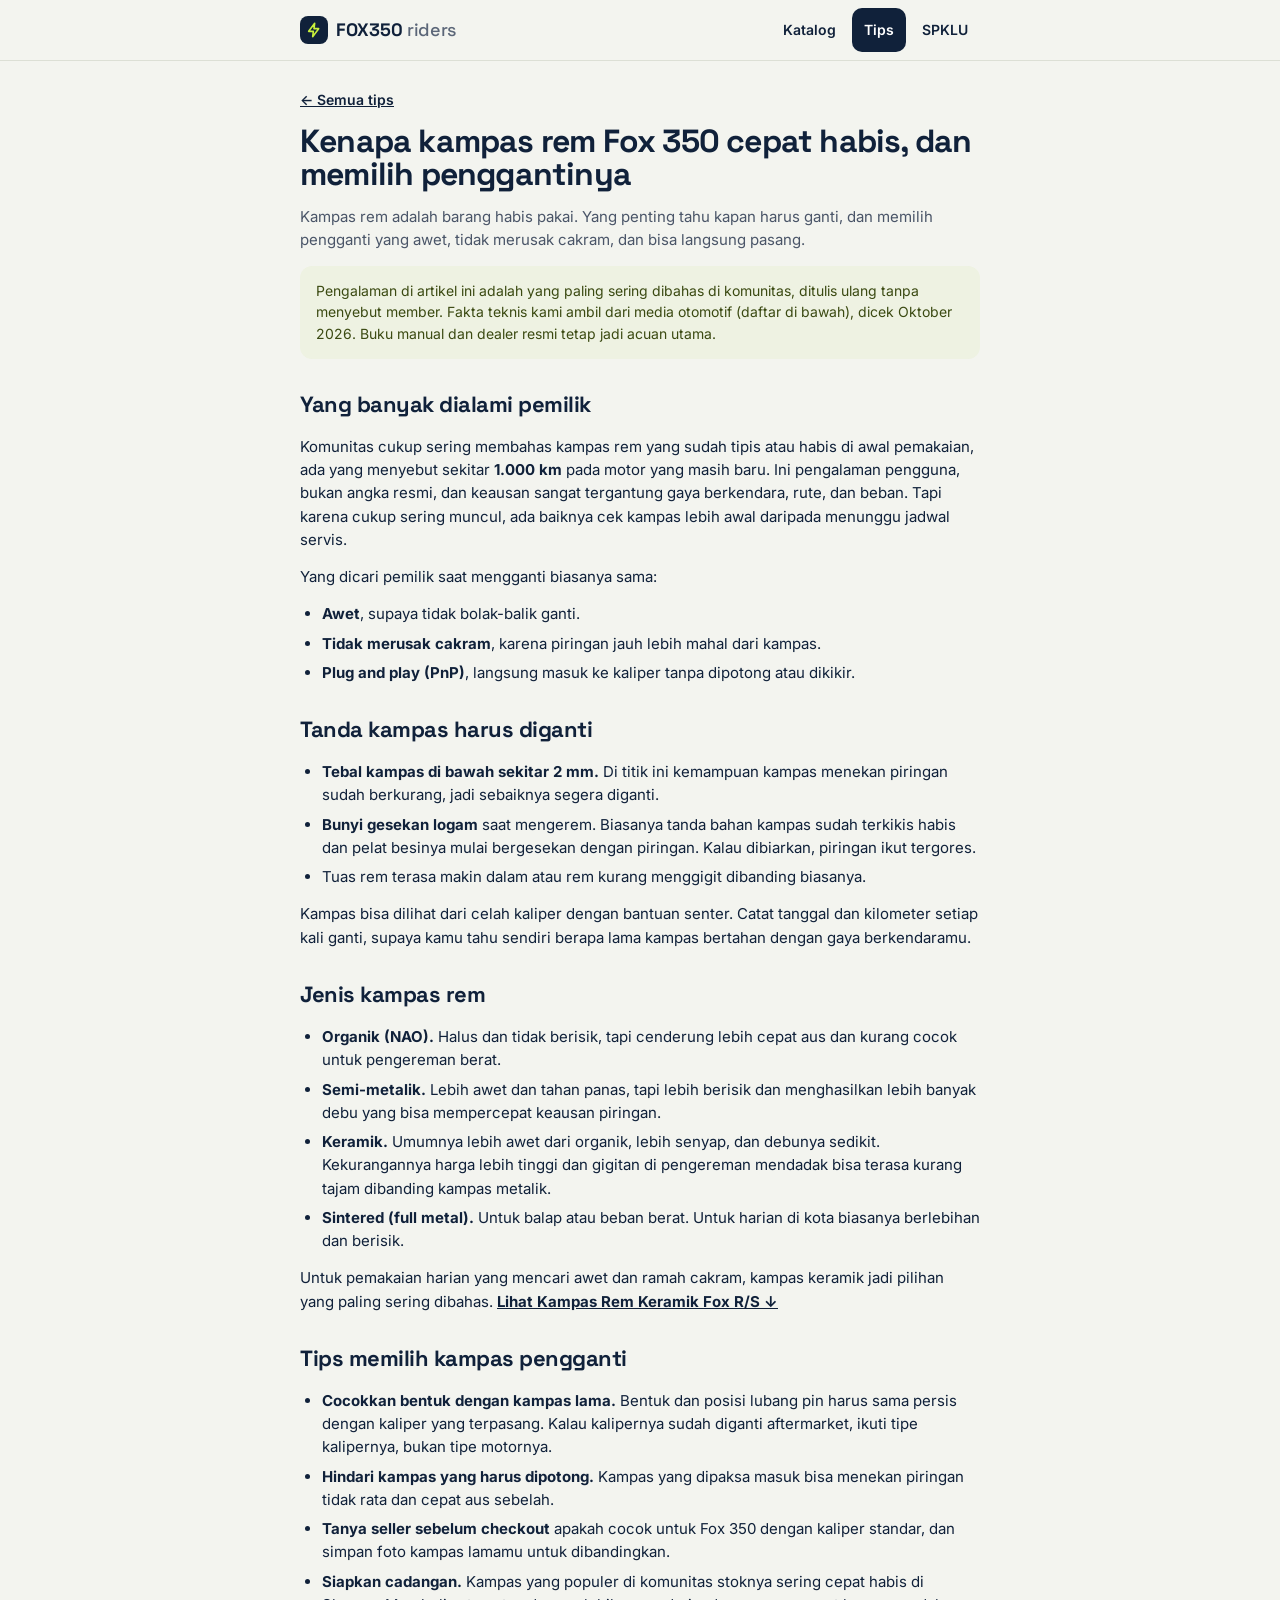
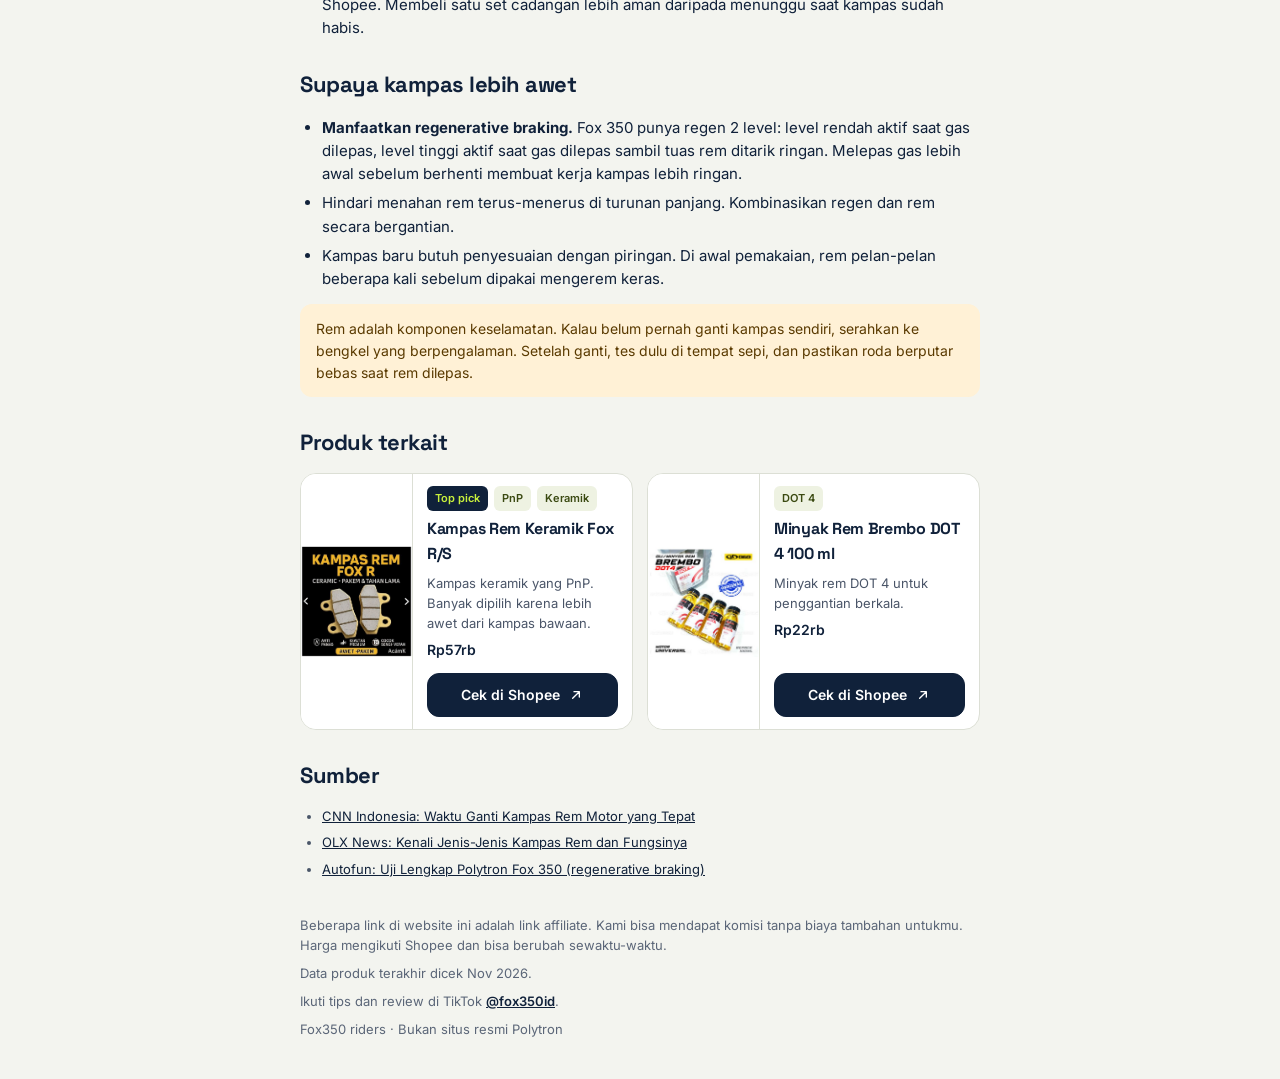
<file: tips/ganti-kampas-rem.html>
<!doctype html>
<html lang="id">
<head>
<meta charset="utf-8">
<meta name="viewport" content="width=device-width, initial-scale=1">
<title>Kenapa kampas rem Fox 350 cepat habis, dan memilih penggantinya · Fox350 riders</title>
<meta name="description" content="Kenapa banyak pemilik Polytron Fox 350 sudah ganti kampas rem di awal pemakaian, tanda kampas habis, jenis kampas, dan cara memilih kampas yang awet, aman untuk cakram, dan PnP.">
<meta name="theme-color" content="#F3F4EF">
<link rel="manifest" href="../manifest.webmanifest">
<link rel="apple-touch-icon" href="../assets/icons/apple-touch-icon.png">
<meta name="apple-mobile-web-app-title" content="Fox350">
<link rel="preconnect" href="https://fonts.googleapis.com">
<link rel="preconnect" href="https://fonts.gstatic.com" crossorigin>
<link href="https://fonts.googleapis.com/css2?family=Inter:wght@400;500;600&family=Space+Grotesk:wght@500;700&display=swap" rel="stylesheet">
<link rel="stylesheet" href="../assets/css/style.css?v=20261125c">
</head>
<body data-page="article" data-base="../">
<header class="site-header">
  <div class="wrap">
    <a class="brand" href="../index.html">
      <span class="brand-mark"><svg width="16" height="16" viewBox="0 0 24 24" fill="none" stroke="#C8F03C" stroke-width="2.4" stroke-linecap="round" stroke-linejoin="round" aria-hidden="true"><path d="M13 2 4 14h7l-1 8 9-12h-7z"/></svg></span>
      <span>FOX350<span class="brand-sub"> riders</span></span>
    </a>
    <nav class="nav" aria-label="Menu utama">
      <a href="../produk.html">Katalog</a>
      <a href="../tips/" aria-current="page">Tips</a>
      <a href="../spklu.html">SPKLU</a>
    </nav>
  </div>
</header>
<main class="wrap">
  <article class="article">
    <a class="back" href="./">&larr; Semua tips</a>
    <h1>Kenapa kampas rem Fox 350 cepat habis, dan memilih penggantinya</h1>
    <p class="lead">Kampas rem adalah barang habis pakai. Yang penting tahu kapan harus ganti, dan memilih pengganti yang awet, tidak merusak cakram, dan bisa langsung pasang.</p>
<p class="callout">Pengalaman di artikel ini adalah yang paling sering dibahas di komunitas, ditulis ulang tanpa menyebut member. Fakta teknis kami ambil dari media otomotif (daftar di bawah), dicek Oktober 2026. Buku manual dan dealer resmi tetap jadi acuan utama.</p>

    <h2>Yang banyak dialami pemilik</h2>
    <p>Komunitas cukup sering membahas kampas rem yang sudah tipis atau habis di awal pemakaian, ada yang menyebut sekitar <strong>1.000 km</strong> pada motor yang masih baru. Ini pengalaman pengguna, bukan angka resmi, dan keausan sangat tergantung gaya berkendara, rute, dan beban. Tapi karena cukup sering muncul, ada baiknya cek kampas lebih awal daripada menunggu jadwal servis.</p>
    <p>Yang dicari pemilik saat mengganti biasanya sama:</p>
    <ul>
      <li><strong>Awet</strong>, supaya tidak bolak-balik ganti.</li>
      <li><strong>Tidak merusak cakram</strong>, karena piringan jauh lebih mahal dari kampas.</li>
      <li><strong>Plug and play (PnP)</strong>, langsung masuk ke kaliper tanpa dipotong atau dikikir.</li>
    </ul>

    <h2>Tanda kampas harus diganti</h2>
    <ul>
      <li><strong>Tebal kampas di bawah sekitar 2 mm.</strong> Di titik ini kemampuan kampas menekan piringan sudah berkurang, jadi sebaiknya segera diganti.</li>
      <li><strong>Bunyi gesekan logam</strong> saat mengerem. Biasanya tanda bahan kampas sudah terkikis habis dan pelat besinya mulai bergesekan dengan piringan. Kalau dibiarkan, piringan ikut tergores.</li>
      <li>Tuas rem terasa makin dalam atau rem kurang menggigit dibanding biasanya.</li>
    </ul>
    <p>Kampas bisa dilihat dari celah kaliper dengan bantuan senter. Catat tanggal dan kilometer setiap kali ganti, supaya kamu tahu sendiri berapa lama kampas bertahan dengan gaya berkendaramu.</p>

    <h2>Jenis kampas rem</h2>
    <ul>
      <li><strong>Organik (NAO).</strong> Halus dan tidak berisik, tapi cenderung lebih cepat aus dan kurang cocok untuk pengereman berat.</li>
      <li><strong>Semi-metalik.</strong> Lebih awet dan tahan panas, tapi lebih berisik dan menghasilkan lebih banyak debu yang bisa mempercepat keausan piringan.</li>
      <li><strong>Keramik.</strong> Umumnya lebih awet dari organik, lebih senyap, dan debunya sedikit. Kekurangannya harga lebih tinggi dan gigitan di pengereman mendadak bisa terasa kurang tajam dibanding kampas metalik.</li>
      <li><strong>Sintered (full metal).</strong> Untuk balap atau beban berat. Untuk harian di kota biasanya berlebihan dan berisik.</li>
    </ul>
    <p>Untuk pemakaian harian yang mencari awet dan ramah cakram, kampas keramik jadi pilihan yang paling sering dibahas. <a href="#produk-terkait"><strong>Lihat Kampas Rem Keramik Fox R/S &darr;</strong></a></p>

    <h2>Tips memilih kampas pengganti</h2>
    <ul>
      <li><strong>Cocokkan bentuk dengan kampas lama.</strong> Bentuk dan posisi lubang pin harus sama persis dengan kaliper yang terpasang. Kalau kalipernya sudah diganti aftermarket, ikuti tipe kalipernya, bukan tipe motornya.</li>
      <li><strong>Hindari kampas yang harus dipotong.</strong> Kampas yang dipaksa masuk bisa menekan piringan tidak rata dan cepat aus sebelah.</li>
      <li><strong>Tanya seller sebelum checkout</strong> apakah cocok untuk Fox 350 dengan kaliper standar, dan simpan foto kampas lamamu untuk dibandingkan.</li>
      <li><strong>Siapkan cadangan.</strong> Kampas yang populer di komunitas stoknya sering cepat habis di Shopee. Membeli satu set cadangan lebih aman daripada menunggu saat kampas sudah habis.</li>
    </ul>

    <h2>Supaya kampas lebih awet</h2>
    <ul>
      <li><strong>Manfaatkan regenerative braking.</strong> Fox 350 punya regen 2 level: level rendah aktif saat gas dilepas, level tinggi aktif saat gas dilepas sambil tuas rem ditarik ringan. Melepas gas lebih awal sebelum berhenti membuat kerja kampas lebih ringan.</li>
      <li>Hindari menahan rem terus-menerus di turunan panjang. Kombinasikan regen dan rem secara bergantian.</li>
      <li>Kampas baru butuh penyesuaian dengan piringan. Di awal pemakaian, rem pelan-pelan beberapa kali sebelum dipakai mengerem keras.</li>
    </ul>
    <p class="callout callout-warn">Rem adalah komponen keselamatan. Kalau belum pernah ganti kampas sendiri, serahkan ke bengkel yang berpengalaman. Setelah ganti, tes dulu di tempat sepi, dan pastikan roda berputar bebas saat rem dilepas.</p>

    <h2 id="produk-terkait">Produk terkait</h2>
    <div class="cards compact" id="related" data-related="kampas-rem-keramik,minyak-rem-brembo-dot4" data-fallback></div>
    <h2>Sumber</h2>
    <ul class="sources"><li><a href="https://www.cnnindonesia.com/otomotif/20220121092858-584-749433/waktu-ganti-kampas-rem-motor-yang-tepat" target="_blank" rel="noopener">CNN Indonesia: Waktu Ganti Kampas Rem Motor yang Tepat</a></li><li><a href="https://www.olx.co.id/news/kenali-jenis-jenis-kampas-rem-mobil-dan-fungsinya" target="_blank" rel="noopener">OLX News: Kenali Jenis-Jenis Kampas Rem dan Fungsinya</a></li><li><a href="https://www.autofun.co.id/berita-motor/uji-lengkap-polytron-fox-350-motor-listrik-rp-16-jutaan-tapi-punya-cruise-control-476511" target="_blank" rel="noopener">Autofun: Uji Lengkap Polytron Fox 350 (regenerative braking)</a></li></ul>
  </article>
</main>
<footer class="site-footer">
  <div class="wrap">
    <p>Beberapa link di website ini adalah link affiliate. Kami bisa mendapat komisi tanpa biaya tambahan untukmu. Harga mengikuti Shopee dan bisa berubah sewaktu-waktu.</p>
    <p id="updated"></p>
    <p>Ikuti tips dan review di TikTok <a href="https://www.tiktok.com/@fox350id" target="_blank" rel="noopener">@fox350id</a>.</p>
    <p>Fox350 riders · Bukan situs resmi Polytron</p>
  </div>
</footer>
<script src="../assets/js/app.js?v=20261125c" defer></script>
</body>
</html>
</file>
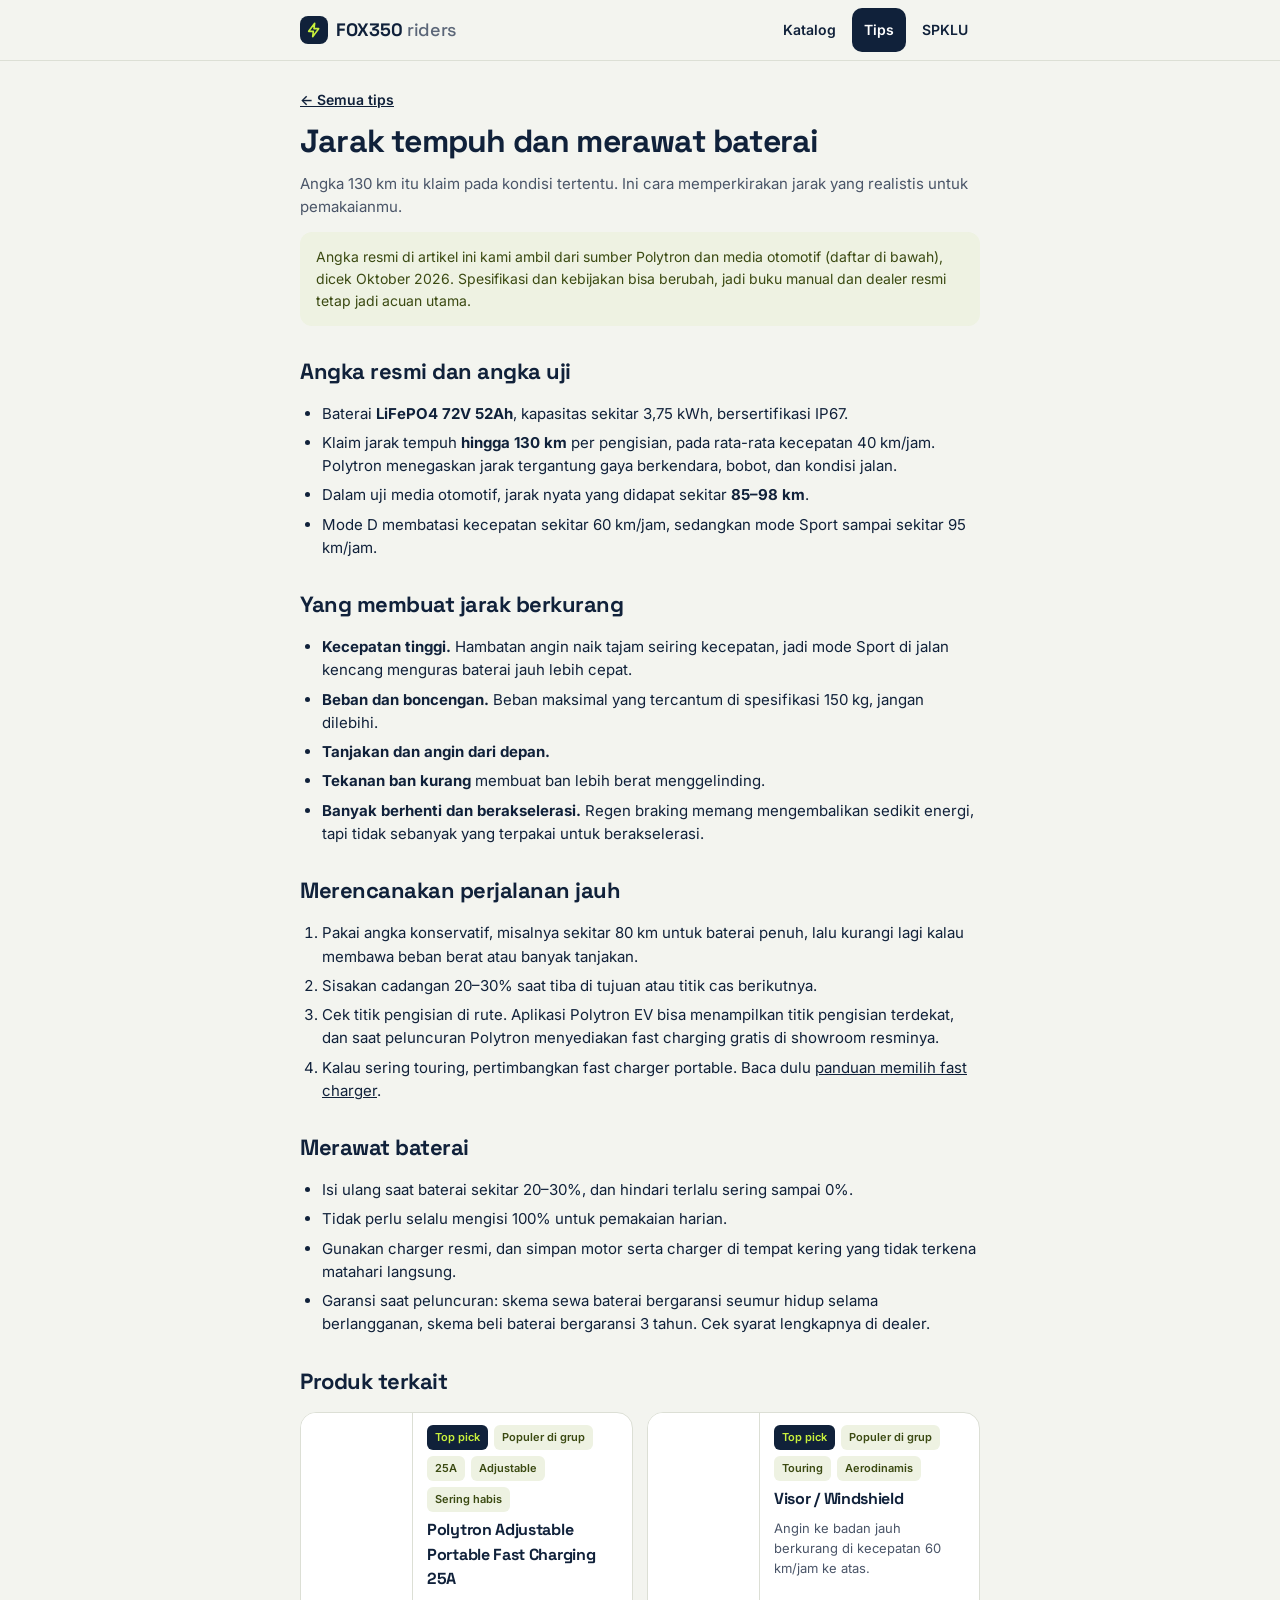
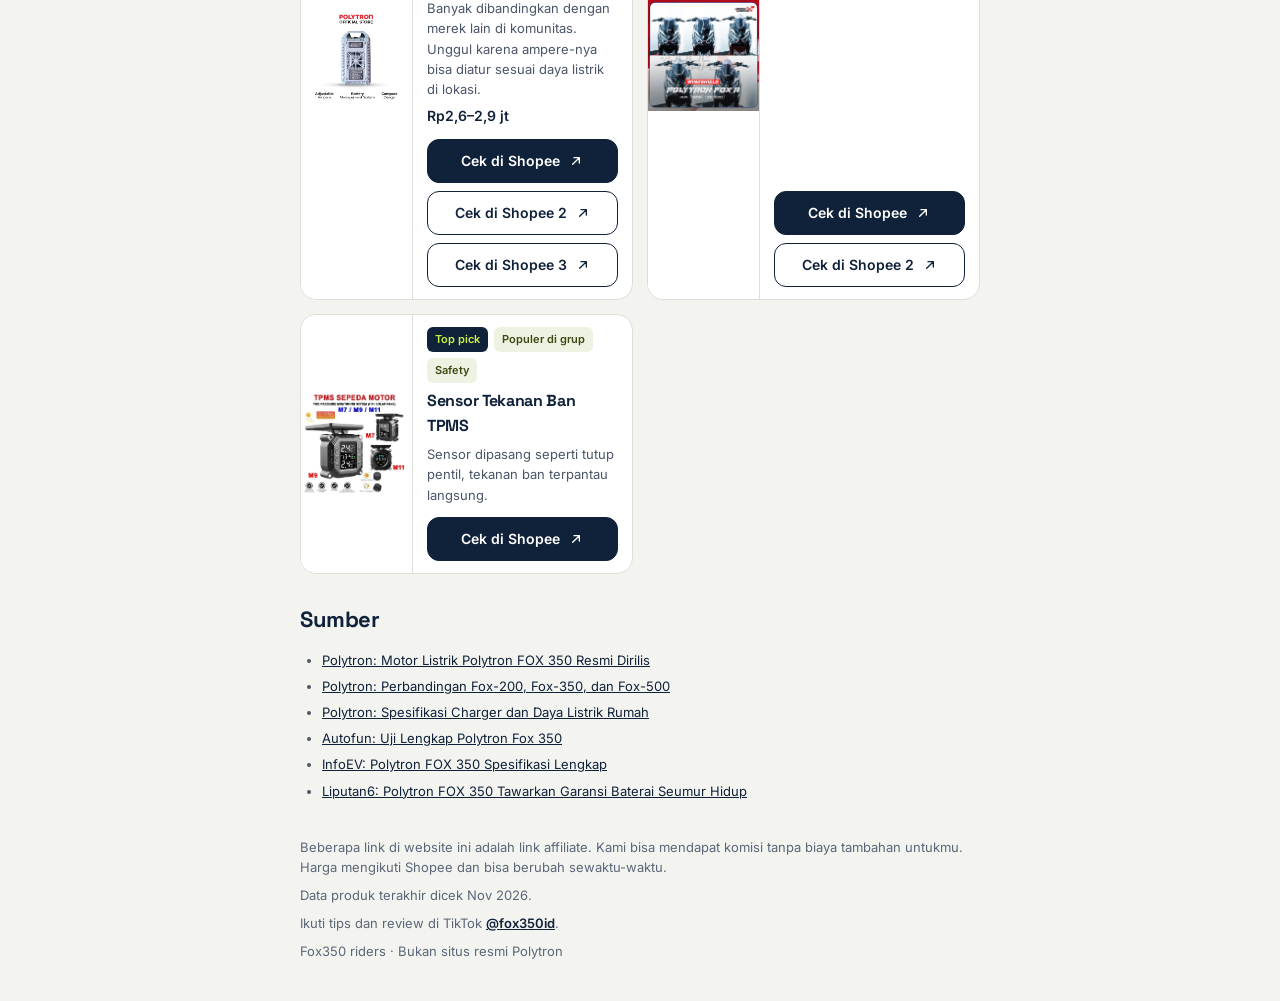
<file: tips/jarak-tempuh-baterai.html>
<!doctype html>
<html lang="id">
<head>
<meta charset="utf-8">
<meta name="viewport" content="width=device-width, initial-scale=1">
<title>Jarak tempuh dan merawat baterai · Fox350 riders</title>
<meta name="description" content="Jarak tempuh nyata Polytron Fox 350, faktor yang membuatnya berkurang, cara merencanakan perjalanan jauh, dan merawat baterai LiFePO4.">
<meta name="theme-color" content="#F3F4EF">
<link rel="manifest" href="../manifest.webmanifest">
<link rel="apple-touch-icon" href="../assets/icons/apple-touch-icon.png">
<meta name="apple-mobile-web-app-title" content="Fox350">
<link rel="preconnect" href="https://fonts.googleapis.com">
<link rel="preconnect" href="https://fonts.gstatic.com" crossorigin>
<link href="https://fonts.googleapis.com/css2?family=Inter:wght@400;500;600&family=Space+Grotesk:wght@500;700&display=swap" rel="stylesheet">
<link rel="stylesheet" href="../assets/css/style.css?v=20261125c">
</head>
<body data-page="article" data-base="../">
<header class="site-header">
  <div class="wrap">
    <a class="brand" href="../index.html">
      <span class="brand-mark"><svg width="16" height="16" viewBox="0 0 24 24" fill="none" stroke="#C8F03C" stroke-width="2.4" stroke-linecap="round" stroke-linejoin="round" aria-hidden="true"><path d="M13 2 4 14h7l-1 8 9-12h-7z"/></svg></span>
      <span>FOX350<span class="brand-sub"> riders</span></span>
    </a>
    <nav class="nav" aria-label="Menu utama">
      <a href="../produk.html">Katalog</a>
      <a href="../tips/" aria-current="page">Tips</a>
      <a href="../spklu.html">SPKLU</a>
    </nav>
  </div>
</header>
<main class="wrap">
  <article class="article">
    <a class="back" href="./">&larr; Semua tips</a>
    <h1>Jarak tempuh dan merawat baterai</h1>
    <p class="lead">Angka 130 km itu klaim pada kondisi tertentu. Ini cara memperkirakan jarak yang realistis untuk pemakaianmu.</p>
<p class="callout">Angka resmi di artikel ini kami ambil dari sumber Polytron dan media otomotif (daftar di bawah), dicek Oktober 2026. Spesifikasi dan kebijakan bisa berubah, jadi buku manual dan dealer resmi tetap jadi acuan utama.</p>

    <h2>Angka resmi dan angka uji</h2>
    <ul>
      <li>Baterai <strong>LiFePO4 72V 52Ah</strong>, kapasitas sekitar 3,75 kWh, bersertifikasi IP67.</li>
      <li>Klaim jarak tempuh <strong>hingga 130 km</strong> per pengisian, pada rata-rata kecepatan 40 km/jam. Polytron menegaskan jarak tergantung gaya berkendara, bobot, dan kondisi jalan.</li>
      <li>Dalam uji media otomotif, jarak nyata yang didapat sekitar <strong>85–98 km</strong>.</li>
      <li>Mode D membatasi kecepatan sekitar 60 km/jam, sedangkan mode Sport sampai sekitar 95 km/jam.</li>
    </ul>

    <h2>Yang membuat jarak berkurang</h2>
    <ul>
      <li><strong>Kecepatan tinggi.</strong> Hambatan angin naik tajam seiring kecepatan, jadi mode Sport di jalan kencang menguras baterai jauh lebih cepat.</li>
      <li><strong>Beban dan boncengan.</strong> Beban maksimal yang tercantum di spesifikasi 150 kg, jangan dilebihi.</li>
      <li><strong>Tanjakan dan angin dari depan.</strong></li>
      <li><strong>Tekanan ban kurang</strong> membuat ban lebih berat menggelinding.</li>
      <li><strong>Banyak berhenti dan berakselerasi.</strong> Regen braking memang mengembalikan sedikit energi, tapi tidak sebanyak yang terpakai untuk berakselerasi.</li>
    </ul>

    <h2>Merencanakan perjalanan jauh</h2>
    <ol>
      <li>Pakai angka konservatif, misalnya sekitar 80 km untuk baterai penuh, lalu kurangi lagi kalau membawa beban berat atau banyak tanjakan.</li>
      <li>Sisakan cadangan 20–30% saat tiba di tujuan atau titik cas berikutnya.</li>
      <li>Cek titik pengisian di rute. Aplikasi Polytron EV bisa menampilkan titik pengisian terdekat, dan saat peluncuran Polytron menyediakan fast charging gratis di showroom resminya.</li>
      <li>Kalau sering touring, pertimbangkan fast charger portable. Baca dulu <a href="memilih-fast-charger.html">panduan memilih fast charger</a>.</li>
    </ol>

    <h2>Merawat baterai</h2>
    <ul>
      <li>Isi ulang saat baterai sekitar 20–30%, dan hindari terlalu sering sampai 0%.</li>
      <li>Tidak perlu selalu mengisi 100% untuk pemakaian harian.</li>
      <li>Gunakan charger resmi, dan simpan motor serta charger di tempat kering yang tidak terkena matahari langsung.</li>
      <li>Garansi saat peluncuran: skema sewa baterai bergaransi seumur hidup selama berlangganan, skema beli baterai bergaransi 3 tahun. Cek syarat lengkapnya di dealer.</li>
    </ul>

    <h2>Produk terkait</h2>
    <div class="cards compact" id="related" data-related="polytron-fast-charging-25a,visor-windshield,sensor-tpms" data-fallback></div>
    <h2>Sumber</h2>
    <ul class="sources"><li><a href="https://polytron.co.id/berita/ada-yang-baru-motor-listrik-polytron-fox-350-resmi-dirilis-untuk-para-modern-warrior/" target="_blank" rel="noopener">Polytron: Motor Listrik Polytron FOX 350 Resmi Dirilis</a></li><li><a href="https://polytron.co.id/berita/jarak-tempuh-motor-listrik/" target="_blank" rel="noopener">Polytron: Perbandingan Fox-200, Fox-350, dan Fox-500</a></li><li><a href="https://polytron.co.id/berita/motor-listrik-fox-r-bisa-di-charge-di-rumah/" target="_blank" rel="noopener">Polytron: Spesifikasi Charger dan Daya Listrik Rumah</a></li><li><a href="https://www.autofun.co.id/berita-motor/uji-lengkap-polytron-fox-350-motor-listrik-rp-16-jutaan-tapi-punya-cruise-control-476511" target="_blank" rel="noopener">Autofun: Uji Lengkap Polytron Fox 350</a></li><li><a href="https://infoev.id/polytron-fox-350" target="_blank" rel="noopener">InfoEV: Polytron FOX 350 Spesifikasi Lengkap</a></li><li><a href="https://www.liputan6.com/otomotif/read/6215889/mulai-rp-155-juta-polytron-fox-350-tawarkan-garansi-baterai-seumur-hidup" target="_blank" rel="noopener">Liputan6: Polytron FOX 350 Tawarkan Garansi Baterai Seumur Hidup</a></li></ul>
  </article>
</main>
<footer class="site-footer">
  <div class="wrap">
    <p>Beberapa link di website ini adalah link affiliate. Kami bisa mendapat komisi tanpa biaya tambahan untukmu. Harga mengikuti Shopee dan bisa berubah sewaktu-waktu.</p>
    <p id="updated"></p>
    <p>Ikuti tips dan review di TikTok <a href="https://www.tiktok.com/@fox350id" target="_blank" rel="noopener">@fox350id</a>.</p>
    <p>Fox350 riders · Bukan situs resmi Polytron</p>
  </div>
</footer>
<script src="../assets/js/app.js?v=20261125c" defer></script>
</body>
</html>
</file>
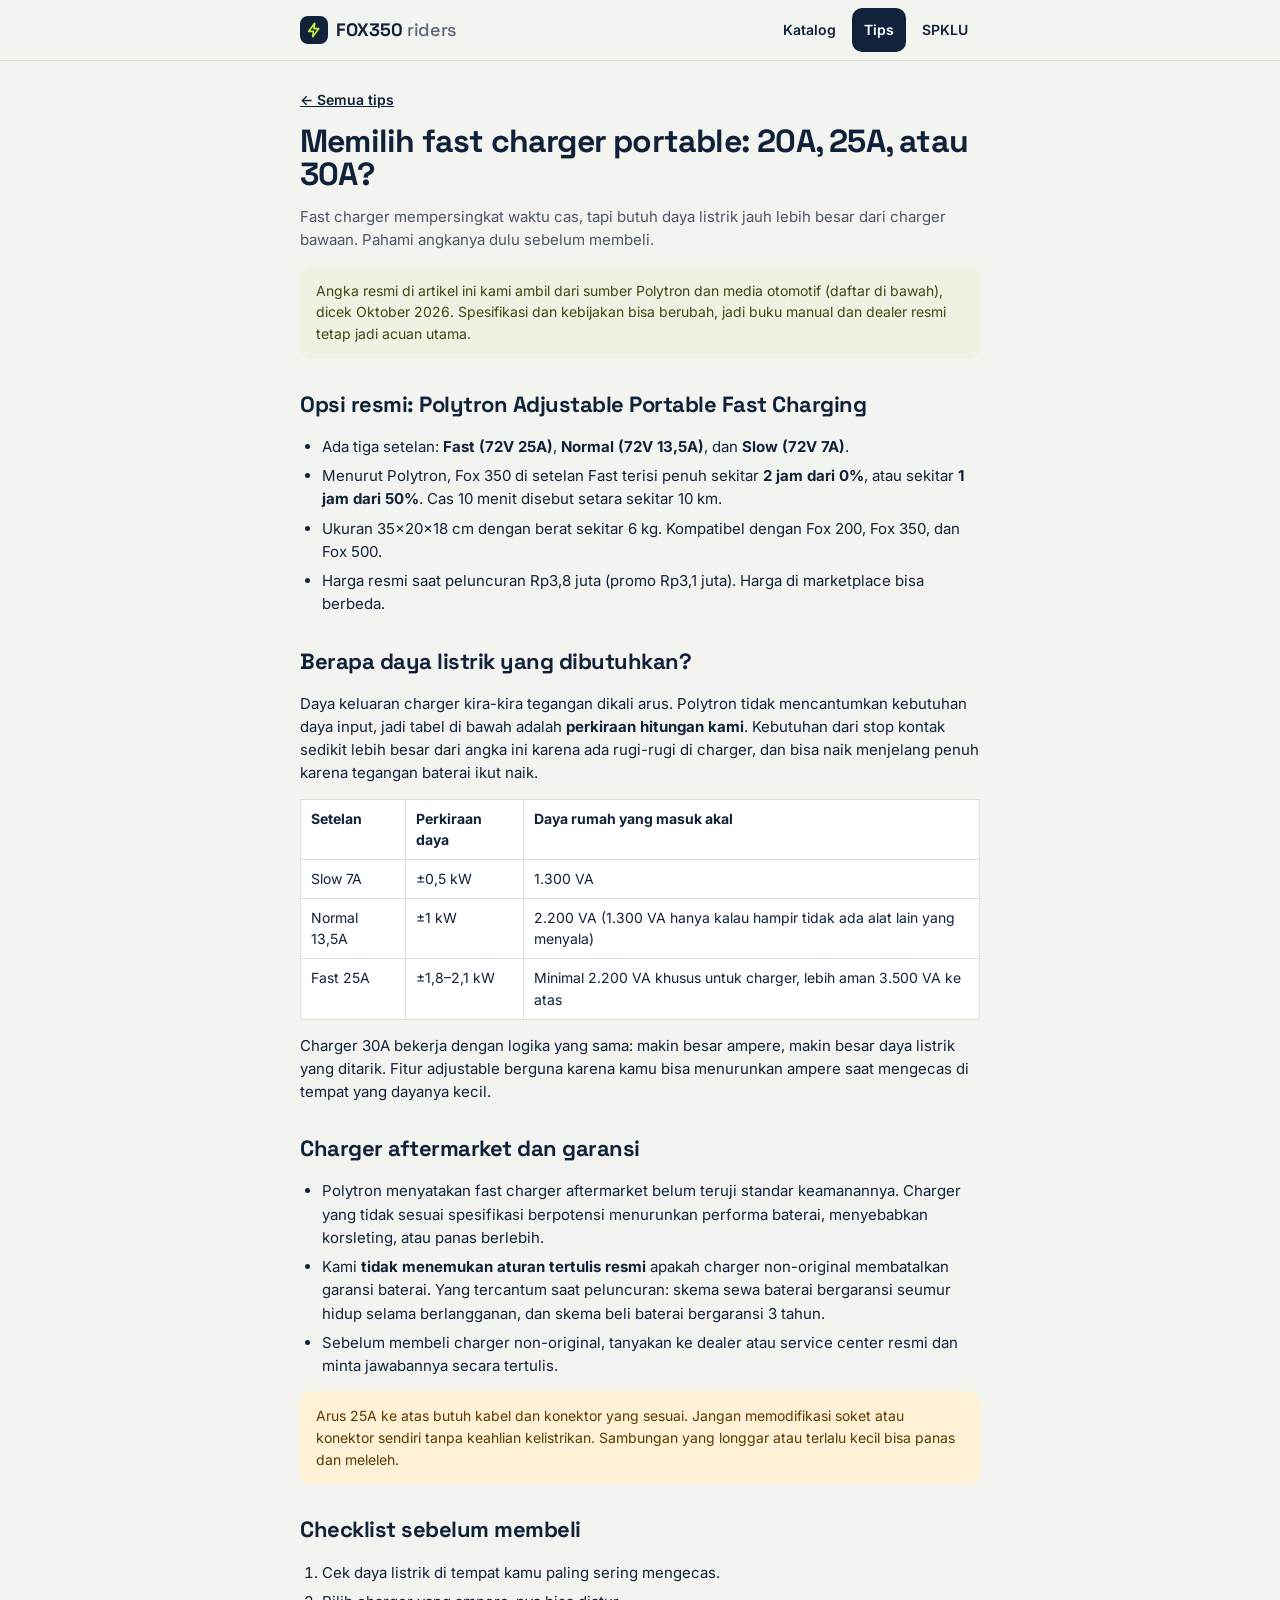
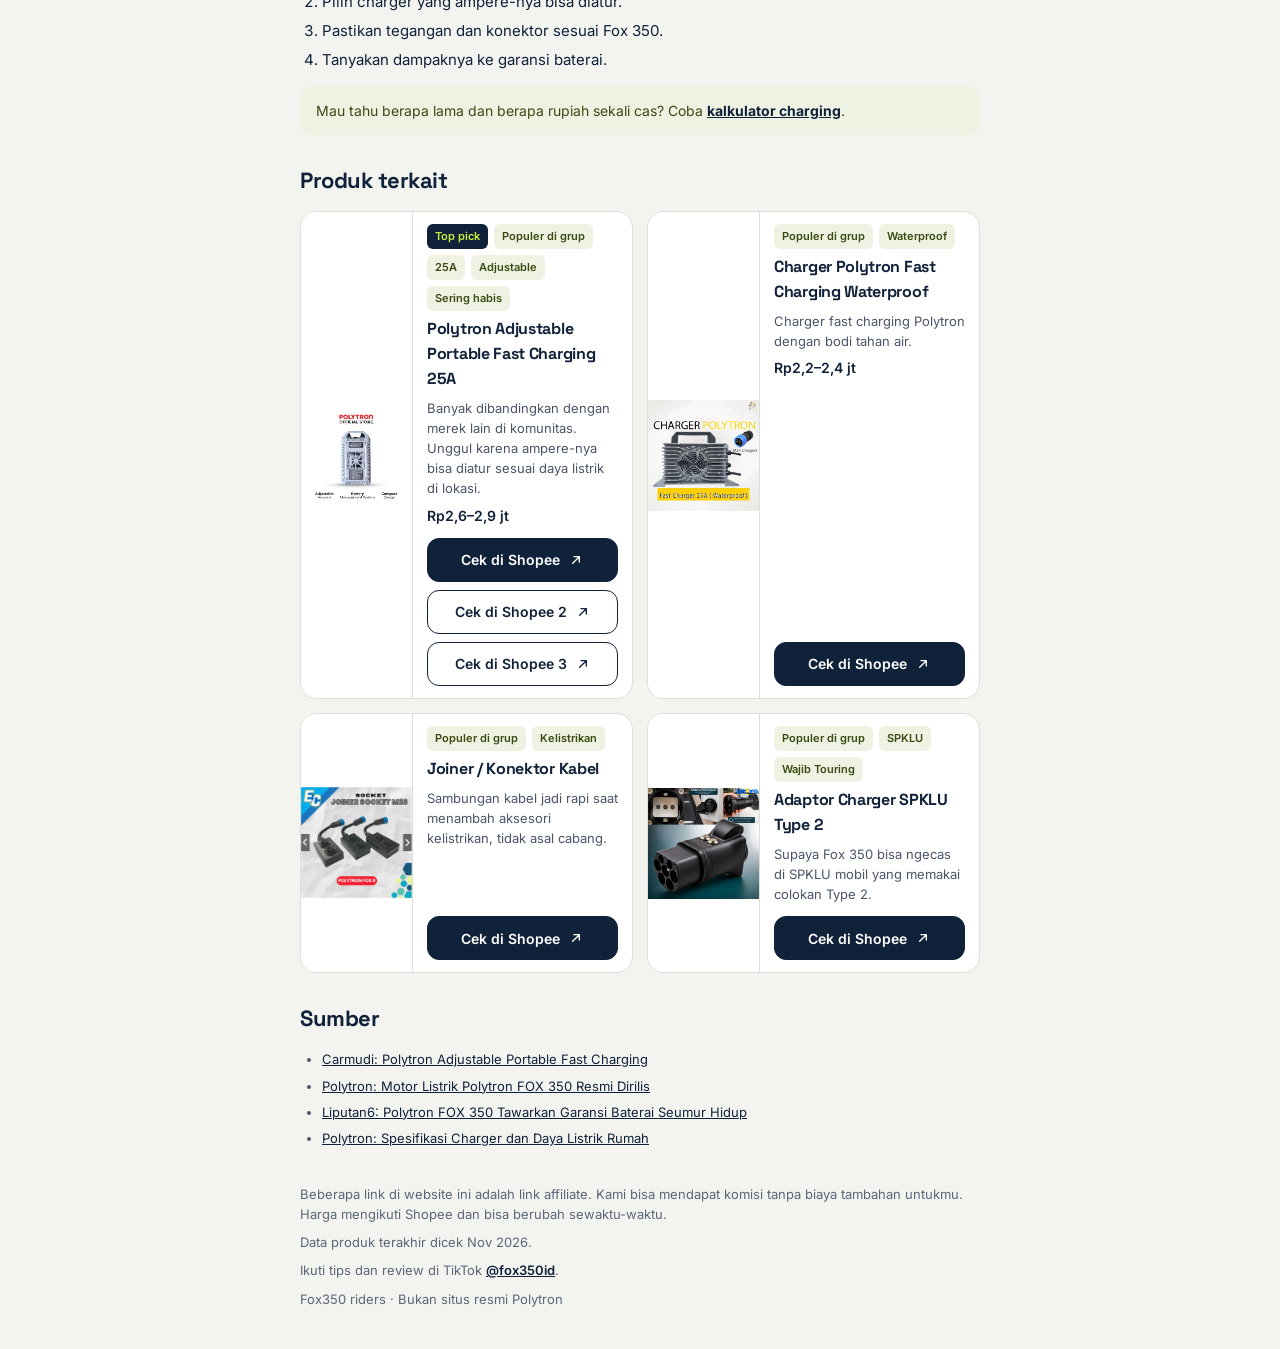
<file: tips/memilih-fast-charger.html>
<!doctype html>
<html lang="id">
<head>
<meta charset="utf-8">
<meta name="viewport" content="width=device-width, initial-scale=1">
<title>Memilih fast charger portable: 20A, 25A, atau 30A? · Fox350 riders</title>
<meta name="description" content="Arti angka ampere pada fast charger motor listrik, daya listrik yang dibutuhkan, dan hal yang perlu dicek soal keamanan dan garansi Polytron Fox 350.">
<meta name="theme-color" content="#F3F4EF">
<link rel="manifest" href="../manifest.webmanifest">
<link rel="apple-touch-icon" href="../assets/icons/apple-touch-icon.png">
<meta name="apple-mobile-web-app-title" content="Fox350">
<link rel="preconnect" href="https://fonts.googleapis.com">
<link rel="preconnect" href="https://fonts.gstatic.com" crossorigin>
<link href="https://fonts.googleapis.com/css2?family=Inter:wght@400;500;600&family=Space+Grotesk:wght@500;700&display=swap" rel="stylesheet">
<link rel="stylesheet" href="../assets/css/style.css?v=20261125c">
</head>
<body data-page="article" data-base="../">
<header class="site-header">
  <div class="wrap">
    <a class="brand" href="../index.html">
      <span class="brand-mark"><svg width="16" height="16" viewBox="0 0 24 24" fill="none" stroke="#C8F03C" stroke-width="2.4" stroke-linecap="round" stroke-linejoin="round" aria-hidden="true"><path d="M13 2 4 14h7l-1 8 9-12h-7z"/></svg></span>
      <span>FOX350<span class="brand-sub"> riders</span></span>
    </a>
    <nav class="nav" aria-label="Menu utama">
      <a href="../produk.html">Katalog</a>
      <a href="../tips/" aria-current="page">Tips</a>
      <a href="../spklu.html">SPKLU</a>
    </nav>
  </div>
</header>
<main class="wrap">
  <article class="article">
    <a class="back" href="./">&larr; Semua tips</a>
    <h1>Memilih fast charger portable: 20A, 25A, atau 30A?</h1>
    <p class="lead">Fast charger mempersingkat waktu cas, tapi butuh daya listrik jauh lebih besar dari charger bawaan. Pahami angkanya dulu sebelum membeli.</p>
<p class="callout">Angka resmi di artikel ini kami ambil dari sumber Polytron dan media otomotif (daftar di bawah), dicek Oktober 2026. Spesifikasi dan kebijakan bisa berubah, jadi buku manual dan dealer resmi tetap jadi acuan utama.</p>

    <h2>Opsi resmi: Polytron Adjustable Portable Fast Charging</h2>
    <ul>
      <li>Ada tiga setelan: <strong>Fast (72V 25A)</strong>, <strong>Normal (72V 13,5A)</strong>, dan <strong>Slow (72V 7A)</strong>.</li>
      <li>Menurut Polytron, Fox 350 di setelan Fast terisi penuh sekitar <strong>2 jam dari 0%</strong>, atau sekitar <strong>1 jam dari 50%</strong>. Cas 10 menit disebut setara sekitar 10 km.</li>
      <li>Ukuran 35×20×18 cm dengan berat sekitar 6 kg. Kompatibel dengan Fox 200, Fox 350, dan Fox 500.</li>
      <li>Harga resmi saat peluncuran Rp3,8 juta (promo Rp3,1 juta). Harga di marketplace bisa berbeda.</li>
    </ul>

    <h2>Berapa daya listrik yang dibutuhkan?</h2>
    <p>Daya keluaran charger kira-kira tegangan dikali arus. Polytron tidak mencantumkan kebutuhan daya input, jadi tabel di bawah adalah <strong>perkiraan hitungan kami</strong>. Kebutuhan dari stop kontak sedikit lebih besar dari angka ini karena ada rugi-rugi di charger, dan bisa naik menjelang penuh karena tegangan baterai ikut naik.</p>
    <div class="table-wrap">
    <table>
      <tr><th>Setelan</th><th>Perkiraan daya</th><th>Daya rumah yang masuk akal</th></tr>
      <tr><td>Slow 7A</td><td>±0,5 kW</td><td>1.300 VA</td></tr>
      <tr><td>Normal 13,5A</td><td>±1 kW</td><td>2.200 VA (1.300 VA hanya kalau hampir tidak ada alat lain yang menyala)</td></tr>
      <tr><td>Fast 25A</td><td>±1,8–2,1 kW</td><td>Minimal 2.200 VA khusus untuk charger, lebih aman 3.500 VA ke atas</td></tr>
    </table>
    </div>
    <p>Charger 30A bekerja dengan logika yang sama: makin besar ampere, makin besar daya listrik yang ditarik. Fitur adjustable berguna karena kamu bisa menurunkan ampere saat mengecas di tempat yang dayanya kecil.</p>

    <h2>Charger aftermarket dan garansi</h2>
    <ul>
      <li>Polytron menyatakan fast charger aftermarket belum teruji standar keamanannya. Charger yang tidak sesuai spesifikasi berpotensi menurunkan performa baterai, menyebabkan korsleting, atau panas berlebih.</li>
      <li>Kami <strong>tidak menemukan aturan tertulis resmi</strong> apakah charger non-original membatalkan garansi baterai. Yang tercantum saat peluncuran: skema sewa baterai bergaransi seumur hidup selama berlangganan, dan skema beli baterai bergaransi 3 tahun.</li>
      <li>Sebelum membeli charger non-original, tanyakan ke dealer atau service center resmi dan minta jawabannya secara tertulis.</li>
    </ul>
    <p class="callout callout-warn">Arus 25A ke atas butuh kabel dan konektor yang sesuai. Jangan memodifikasi soket atau konektor sendiri tanpa keahlian kelistrikan. Sambungan yang longgar atau terlalu kecil bisa panas dan meleleh.</p>

    <h2>Checklist sebelum membeli</h2>
    <ol>
      <li>Cek daya listrik di tempat kamu paling sering mengecas.</li>
      <li>Pilih charger yang ampere-nya bisa diatur.</li>
      <li>Pastikan tegangan dan konektor sesuai Fox 350.</li>
      <li>Tanyakan dampaknya ke garansi baterai.</li>
    </ol>

    <p class="callout">Mau tahu berapa lama dan berapa rupiah sekali cas? Coba <a href="../kalkulator.html"><strong>kalkulator charging</strong></a>.</p>

    <h2>Produk terkait</h2>
    <div class="cards compact" id="related" data-related="polytron-fast-charging-25a,charger-polytron-waterproof,joiner-kabel,adaptor-spklu-type2" data-fallback></div>
    <h2>Sumber</h2>
    <ul class="sources"><li><a href="https://www.carmudi.co.id/journal/polytron-adjustable-portable-fast-charging-keunggulan-dan-harga/" target="_blank" rel="noopener">Carmudi: Polytron Adjustable Portable Fast Charging</a></li><li><a href="https://polytron.co.id/berita/ada-yang-baru-motor-listrik-polytron-fox-350-resmi-dirilis-untuk-para-modern-warrior/" target="_blank" rel="noopener">Polytron: Motor Listrik Polytron FOX 350 Resmi Dirilis</a></li><li><a href="https://www.liputan6.com/otomotif/read/6215889/mulai-rp-155-juta-polytron-fox-350-tawarkan-garansi-baterai-seumur-hidup" target="_blank" rel="noopener">Liputan6: Polytron FOX 350 Tawarkan Garansi Baterai Seumur Hidup</a></li><li><a href="https://polytron.co.id/berita/motor-listrik-fox-r-bisa-di-charge-di-rumah/" target="_blank" rel="noopener">Polytron: Spesifikasi Charger dan Daya Listrik Rumah</a></li></ul>
  </article>
</main>
<footer class="site-footer">
  <div class="wrap">
    <p>Beberapa link di website ini adalah link affiliate. Kami bisa mendapat komisi tanpa biaya tambahan untukmu. Harga mengikuti Shopee dan bisa berubah sewaktu-waktu.</p>
    <p id="updated"></p>
    <p>Ikuti tips dan review di TikTok <a href="https://www.tiktok.com/@fox350id" target="_blank" rel="noopener">@fox350id</a>.</p>
    <p>Fox350 riders · Bukan situs resmi Polytron</p>
  </div>
</footer>
<script src="../assets/js/app.js?v=20261125c" defer></script>
</body>
</html>
</file>
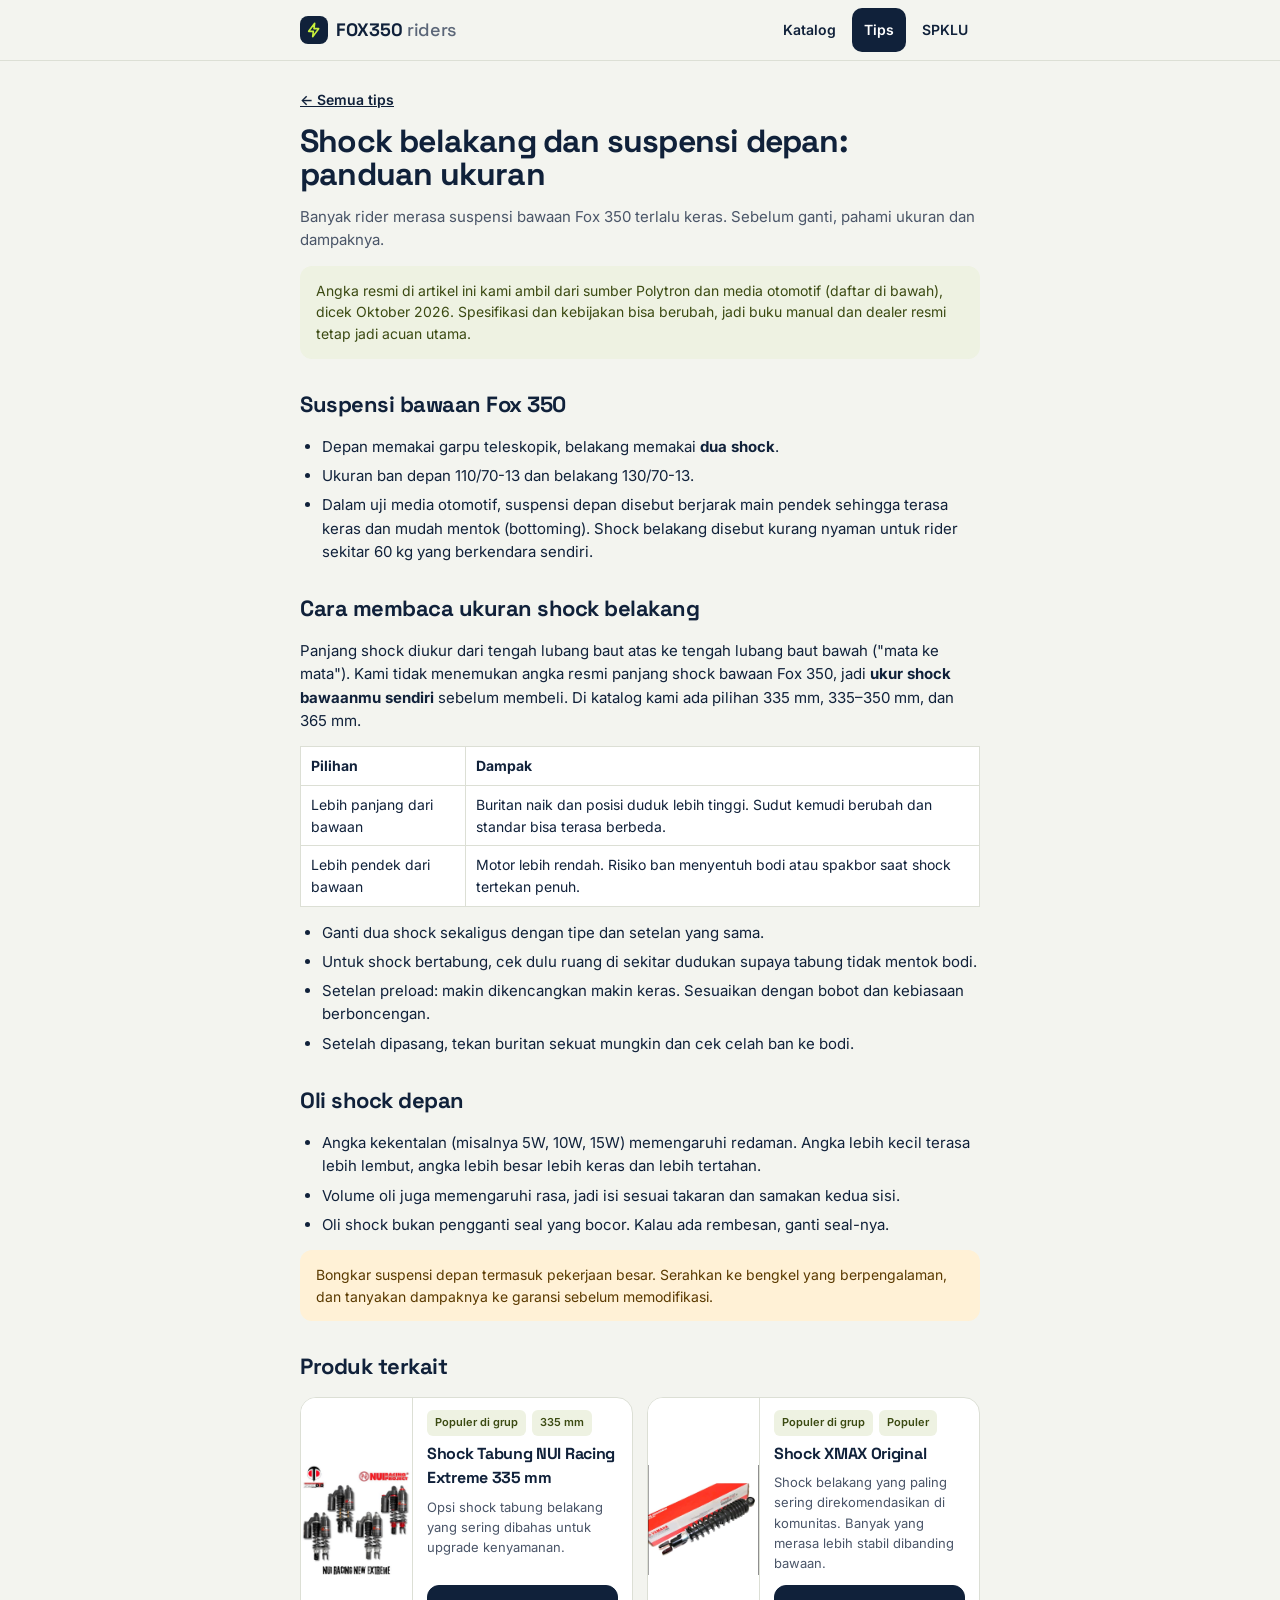
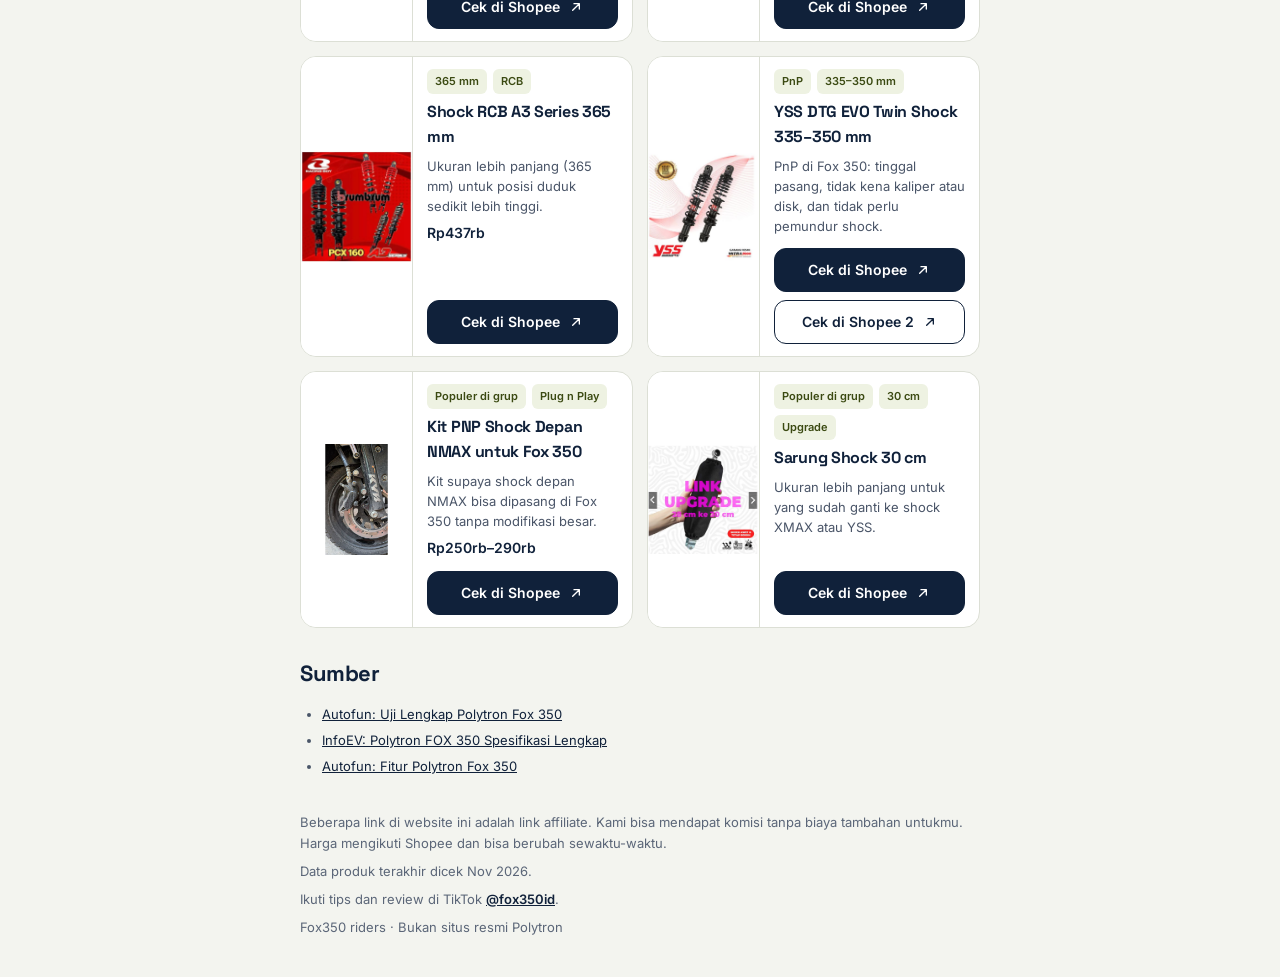
<file: tips/panduan-ukuran-shock.html>
<!doctype html>
<html lang="id">
<head>
<meta charset="utf-8">
<meta name="viewport" content="width=device-width, initial-scale=1">
<title>Shock belakang dan suspensi depan: panduan ukuran · Fox350 riders</title>
<meta name="description" content="Cara memilih ukuran shock belakang Polytron Fox 350, dampak shock lebih panjang atau lebih pendek, dan dasar oli shock depan.">
<meta name="theme-color" content="#F3F4EF">
<link rel="manifest" href="../manifest.webmanifest">
<link rel="apple-touch-icon" href="../assets/icons/apple-touch-icon.png">
<meta name="apple-mobile-web-app-title" content="Fox350">
<link rel="preconnect" href="https://fonts.googleapis.com">
<link rel="preconnect" href="https://fonts.gstatic.com" crossorigin>
<link href="https://fonts.googleapis.com/css2?family=Inter:wght@400;500;600&family=Space+Grotesk:wght@500;700&display=swap" rel="stylesheet">
<link rel="stylesheet" href="../assets/css/style.css?v=20261125c">
</head>
<body data-page="article" data-base="../">
<header class="site-header">
  <div class="wrap">
    <a class="brand" href="../index.html">
      <span class="brand-mark"><svg width="16" height="16" viewBox="0 0 24 24" fill="none" stroke="#C8F03C" stroke-width="2.4" stroke-linecap="round" stroke-linejoin="round" aria-hidden="true"><path d="M13 2 4 14h7l-1 8 9-12h-7z"/></svg></span>
      <span>FOX350<span class="brand-sub"> riders</span></span>
    </a>
    <nav class="nav" aria-label="Menu utama">
      <a href="../produk.html">Katalog</a>
      <a href="../tips/" aria-current="page">Tips</a>
      <a href="../spklu.html">SPKLU</a>
    </nav>
  </div>
</header>
<main class="wrap">
  <article class="article">
    <a class="back" href="./">&larr; Semua tips</a>
    <h1>Shock belakang dan suspensi depan: panduan ukuran</h1>
    <p class="lead">Banyak rider merasa suspensi bawaan Fox 350 terlalu keras. Sebelum ganti, pahami ukuran dan dampaknya.</p>
<p class="callout">Angka resmi di artikel ini kami ambil dari sumber Polytron dan media otomotif (daftar di bawah), dicek Oktober 2026. Spesifikasi dan kebijakan bisa berubah, jadi buku manual dan dealer resmi tetap jadi acuan utama.</p>

    <h2>Suspensi bawaan Fox 350</h2>
    <ul>
      <li>Depan memakai garpu teleskopik, belakang memakai <strong>dua shock</strong>.</li>
      <li>Ukuran ban depan 110/70-13 dan belakang 130/70-13.</li>
      <li>Dalam uji media otomotif, suspensi depan disebut berjarak main pendek sehingga terasa keras dan mudah mentok (bottoming). Shock belakang disebut kurang nyaman untuk rider sekitar 60 kg yang berkendara sendiri.</li>
    </ul>

    <h2>Cara membaca ukuran shock belakang</h2>
    <p>Panjang shock diukur dari tengah lubang baut atas ke tengah lubang baut bawah ("mata ke mata"). Kami tidak menemukan angka resmi panjang shock bawaan Fox 350, jadi <strong>ukur shock bawaanmu sendiri</strong> sebelum membeli. Di katalog kami ada pilihan 335 mm, 335–350 mm, dan 365 mm.</p>
    <div class="table-wrap">
    <table>
      <tr><th>Pilihan</th><th>Dampak</th></tr>
      <tr><td>Lebih panjang dari bawaan</td><td>Buritan naik dan posisi duduk lebih tinggi. Sudut kemudi berubah dan standar bisa terasa berbeda.</td></tr>
      <tr><td>Lebih pendek dari bawaan</td><td>Motor lebih rendah. Risiko ban menyentuh bodi atau spakbor saat shock tertekan penuh.</td></tr>
    </table>
    </div>
    <ul>
      <li>Ganti dua shock sekaligus dengan tipe dan setelan yang sama.</li>
      <li>Untuk shock bertabung, cek dulu ruang di sekitar dudukan supaya tabung tidak mentok bodi.</li>
      <li>Setelan preload: makin dikencangkan makin keras. Sesuaikan dengan bobot dan kebiasaan berboncengan.</li>
      <li>Setelah dipasang, tekan buritan sekuat mungkin dan cek celah ban ke bodi.</li>
    </ul>

    <h2>Oli shock depan</h2>
    <ul>
      <li>Angka kekentalan (misalnya 5W, 10W, 15W) memengaruhi redaman. Angka lebih kecil terasa lebih lembut, angka lebih besar lebih keras dan lebih tertahan.</li>
      <li>Volume oli juga memengaruhi rasa, jadi isi sesuai takaran dan samakan kedua sisi.</li>
      <li>Oli shock bukan pengganti seal yang bocor. Kalau ada rembesan, ganti seal-nya.</li>
    </ul>
    <p class="callout callout-warn">Bongkar suspensi depan termasuk pekerjaan besar. Serahkan ke bengkel yang berpengalaman, dan tanyakan dampaknya ke garansi sebelum memodifikasi.</p>

    <h2>Produk terkait</h2>
    <div class="cards compact" id="related" data-related="shock-nui-racing-335,shock-xmax-original,shock-rcb-a3-365,yss-dtg-evo,kit-pnp-shock-depan-nmax,sarung-shock-30" data-fallback></div>
    <h2>Sumber</h2>
    <ul class="sources"><li><a href="https://www.autofun.co.id/berita-motor/uji-lengkap-polytron-fox-350-motor-listrik-rp-16-jutaan-tapi-punya-cruise-control-476511" target="_blank" rel="noopener">Autofun: Uji Lengkap Polytron Fox 350</a></li><li><a href="https://infoev.id/polytron-fox-350" target="_blank" rel="noopener">InfoEV: Polytron FOX 350 Spesifikasi Lengkap</a></li><li><a href="https://www.autofun.co.id/berita-motor/bakal-calon-motor-listrik-laris-ini-fitur-polytron-fox-350-472296" target="_blank" rel="noopener">Autofun: Fitur Polytron Fox 350</a></li></ul>
  </article>
</main>
<footer class="site-footer">
  <div class="wrap">
    <p>Beberapa link di website ini adalah link affiliate. Kami bisa mendapat komisi tanpa biaya tambahan untukmu. Harga mengikuti Shopee dan bisa berubah sewaktu-waktu.</p>
    <p id="updated"></p>
    <p>Ikuti tips dan review di TikTok <a href="https://www.tiktok.com/@fox350id" target="_blank" rel="noopener">@fox350id</a>.</p>
    <p>Fox350 riders · Bukan situs resmi Polytron</p>
  </div>
</footer>
<script src="../assets/js/app.js?v=20261125c" defer></script>
</body>
</html>
</file>
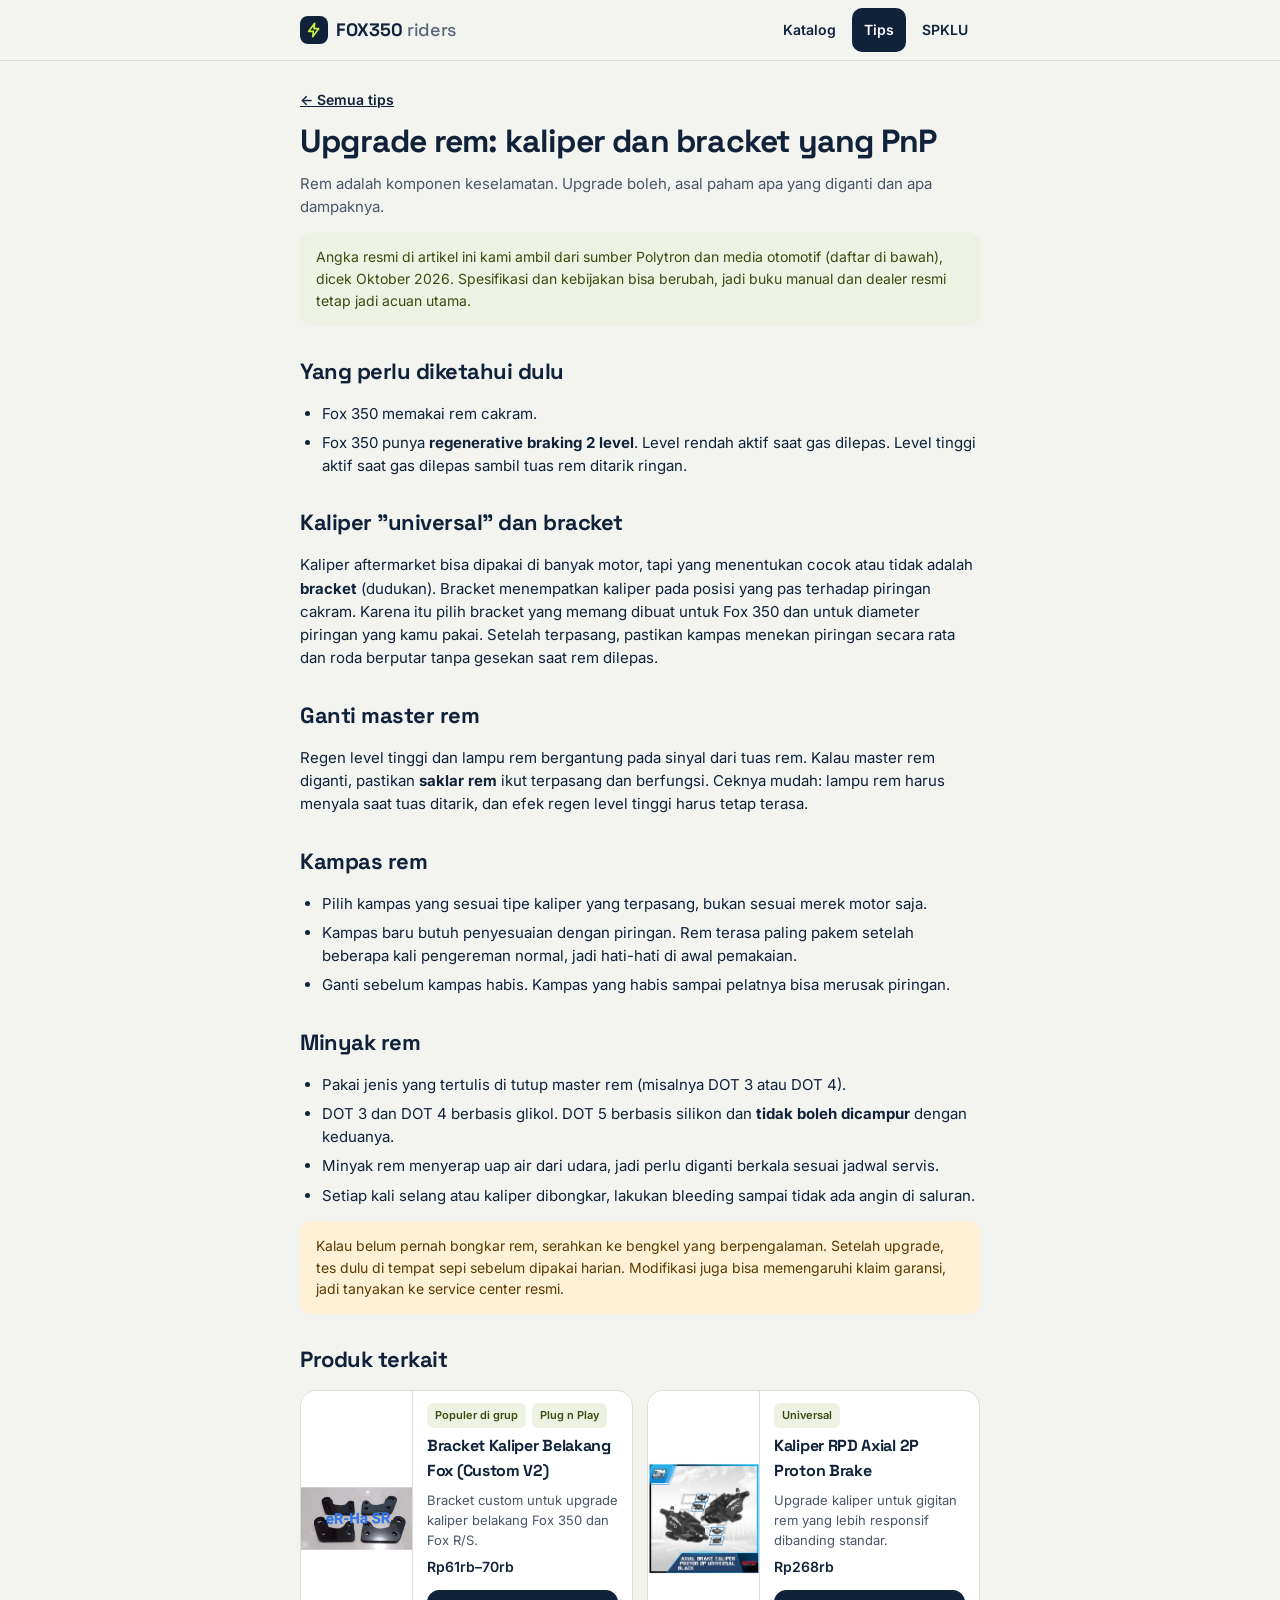
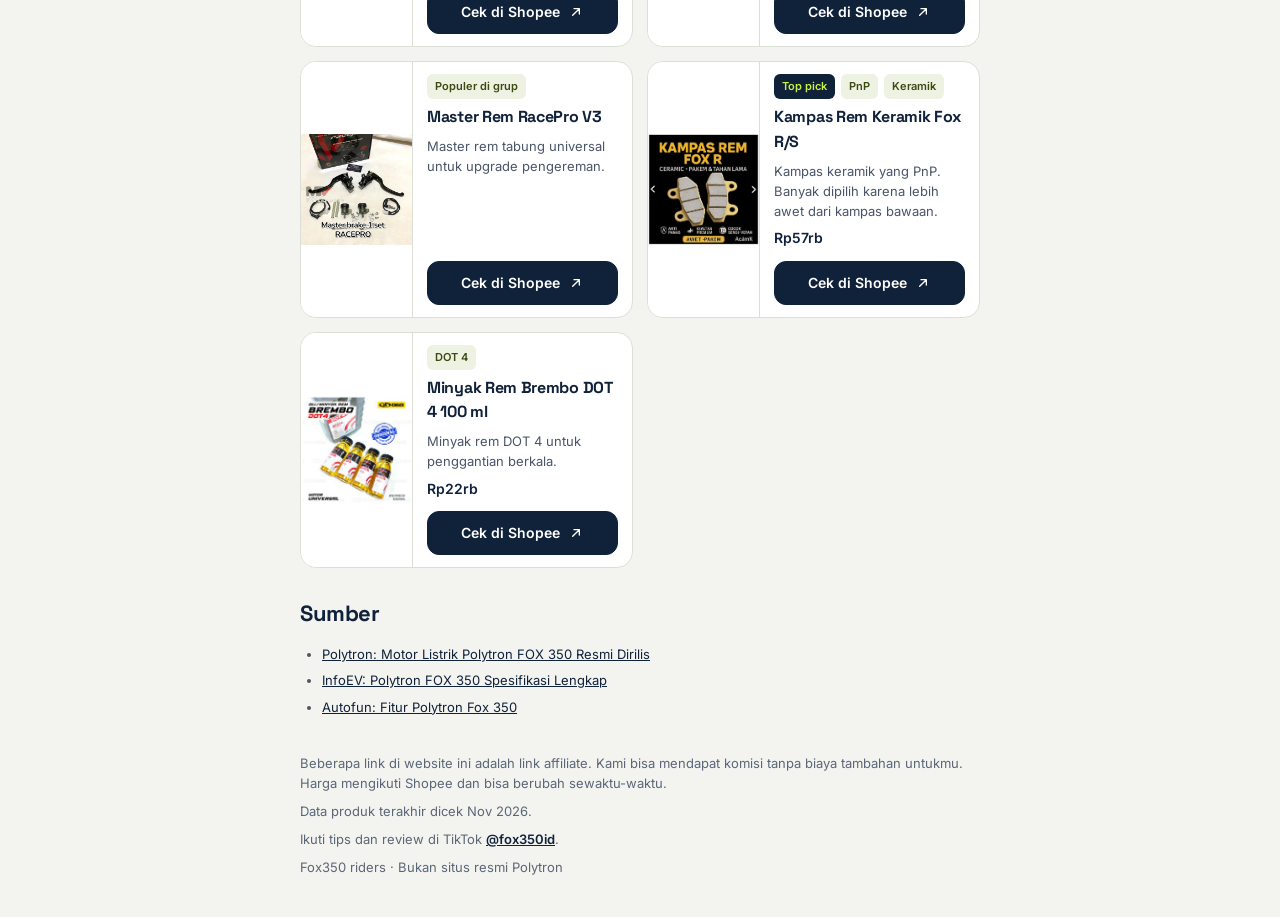
<file: tips/upgrade-rem-pnp.html>
<!doctype html>
<html lang="id">
<head>
<meta charset="utf-8">
<meta name="viewport" content="width=device-width, initial-scale=1">
<title>Upgrade rem: kaliper dan bracket yang PnP · Fox350 riders</title>
<meta name="description" content="Panduan upgrade rem Polytron Fox 350: kaliper dan bracket, master rem, kampas, minyak rem, dan hubungannya dengan regenerative braking.">
<meta name="theme-color" content="#F3F4EF">
<link rel="manifest" href="../manifest.webmanifest">
<link rel="apple-touch-icon" href="../assets/icons/apple-touch-icon.png">
<meta name="apple-mobile-web-app-title" content="Fox350">
<link rel="preconnect" href="https://fonts.googleapis.com">
<link rel="preconnect" href="https://fonts.gstatic.com" crossorigin>
<link href="https://fonts.googleapis.com/css2?family=Inter:wght@400;500;600&family=Space+Grotesk:wght@500;700&display=swap" rel="stylesheet">
<link rel="stylesheet" href="../assets/css/style.css?v=20261125c">
</head>
<body data-page="article" data-base="../">
<header class="site-header">
  <div class="wrap">
    <a class="brand" href="../index.html">
      <span class="brand-mark"><svg width="16" height="16" viewBox="0 0 24 24" fill="none" stroke="#C8F03C" stroke-width="2.4" stroke-linecap="round" stroke-linejoin="round" aria-hidden="true"><path d="M13 2 4 14h7l-1 8 9-12h-7z"/></svg></span>
      <span>FOX350<span class="brand-sub"> riders</span></span>
    </a>
    <nav class="nav" aria-label="Menu utama">
      <a href="../produk.html">Katalog</a>
      <a href="../tips/" aria-current="page">Tips</a>
      <a href="../spklu.html">SPKLU</a>
    </nav>
  </div>
</header>
<main class="wrap">
  <article class="article">
    <a class="back" href="./">&larr; Semua tips</a>
    <h1>Upgrade rem: kaliper dan bracket yang PnP</h1>
    <p class="lead">Rem adalah komponen keselamatan. Upgrade boleh, asal paham apa yang diganti dan apa dampaknya.</p>
<p class="callout">Angka resmi di artikel ini kami ambil dari sumber Polytron dan media otomotif (daftar di bawah), dicek Oktober 2026. Spesifikasi dan kebijakan bisa berubah, jadi buku manual dan dealer resmi tetap jadi acuan utama.</p>

    <h2>Yang perlu diketahui dulu</h2>
    <ul>
      <li>Fox 350 memakai rem cakram.</li>
      <li>Fox 350 punya <strong>regenerative braking 2 level</strong>. Level rendah aktif saat gas dilepas. Level tinggi aktif saat gas dilepas sambil tuas rem ditarik ringan.</li>
    </ul>

    <h2>Kaliper "universal" dan bracket</h2>
    <p>Kaliper aftermarket bisa dipakai di banyak motor, tapi yang menentukan cocok atau tidak adalah <strong>bracket</strong> (dudukan). Bracket menempatkan kaliper pada posisi yang pas terhadap piringan cakram. Karena itu pilih bracket yang memang dibuat untuk Fox 350 dan untuk diameter piringan yang kamu pakai. Setelah terpasang, pastikan kampas menekan piringan secara rata dan roda berputar tanpa gesekan saat rem dilepas.</p>

    <h2>Ganti master rem</h2>
    <p>Regen level tinggi dan lampu rem bergantung pada sinyal dari tuas rem. Kalau master rem diganti, pastikan <strong>saklar rem</strong> ikut terpasang dan berfungsi. Ceknya mudah: lampu rem harus menyala saat tuas ditarik, dan efek regen level tinggi harus tetap terasa.</p>

    <h2>Kampas rem</h2>
    <ul>
      <li>Pilih kampas yang sesuai tipe kaliper yang terpasang, bukan sesuai merek motor saja.</li>
      <li>Kampas baru butuh penyesuaian dengan piringan. Rem terasa paling pakem setelah beberapa kali pengereman normal, jadi hati-hati di awal pemakaian.</li>
      <li>Ganti sebelum kampas habis. Kampas yang habis sampai pelatnya bisa merusak piringan.</li>
    </ul>

    <h2>Minyak rem</h2>
    <ul>
      <li>Pakai jenis yang tertulis di tutup master rem (misalnya DOT 3 atau DOT 4).</li>
      <li>DOT 3 dan DOT 4 berbasis glikol. DOT 5 berbasis silikon dan <strong>tidak boleh dicampur</strong> dengan keduanya.</li>
      <li>Minyak rem menyerap uap air dari udara, jadi perlu diganti berkala sesuai jadwal servis.</li>
      <li>Setiap kali selang atau kaliper dibongkar, lakukan bleeding sampai tidak ada angin di saluran.</li>
    </ul>
    <p class="callout callout-warn">Kalau belum pernah bongkar rem, serahkan ke bengkel yang berpengalaman. Setelah upgrade, tes dulu di tempat sepi sebelum dipakai harian. Modifikasi juga bisa memengaruhi klaim garansi, jadi tanyakan ke service center resmi.</p>

    <h2>Produk terkait</h2>
    <div class="cards compact" id="related" data-related="bracket-kaliper-belakang-v2,kaliper-rpd-axial-2p,master-rem-racepro-v3,kampas-rem-keramik,minyak-rem-brembo-dot4" data-fallback></div>
    <h2>Sumber</h2>
    <ul class="sources"><li><a href="https://polytron.co.id/berita/ada-yang-baru-motor-listrik-polytron-fox-350-resmi-dirilis-untuk-para-modern-warrior/" target="_blank" rel="noopener">Polytron: Motor Listrik Polytron FOX 350 Resmi Dirilis</a></li><li><a href="https://infoev.id/polytron-fox-350" target="_blank" rel="noopener">InfoEV: Polytron FOX 350 Spesifikasi Lengkap</a></li><li><a href="https://www.autofun.co.id/berita-motor/bakal-calon-motor-listrik-laris-ini-fitur-polytron-fox-350-472296" target="_blank" rel="noopener">Autofun: Fitur Polytron Fox 350</a></li></ul>
  </article>
</main>
<footer class="site-footer">
  <div class="wrap">
    <p>Beberapa link di website ini adalah link affiliate. Kami bisa mendapat komisi tanpa biaya tambahan untukmu. Harga mengikuti Shopee dan bisa berubah sewaktu-waktu.</p>
    <p id="updated"></p>
    <p>Ikuti tips dan review di TikTok <a href="https://www.tiktok.com/@fox350id" target="_blank" rel="noopener">@fox350id</a>.</p>
    <p>Fox350 riders · Bukan situs resmi Polytron</p>
  </div>
</footer>
<script src="../assets/js/app.js?v=20261125c" defer></script>
</body>
</html>
</file>
<file: assets/css/style.css>
/* Fox350 riders, visual "Volt": terang, navy + lime. Mobile-first. */
:root {
  --bg: #F3F4EF;
  --surface: #FFFFFF;
  --line: #DCDFD5;
  --ink: #10213A;
  --ink-2: #4A5568;
  --muted: #5B6678;
  --accent: #C8F03C;
  --accent-soft: #EEF2E2;
  --accent-ink: #3B4A12;
  --radius: 16px;
  --font-head: "Space Grotesk", system-ui, sans-serif;
  --font-body: "Inter", system-ui, sans-serif;
}

* { box-sizing: border-box; }
html { -webkit-text-size-adjust: 100%; }
body {
  margin: 0;
  background: var(--bg);
  color: var(--ink);
  font-family: var(--font-body);
  font-size: 15px;
  line-height: 1.55;
}
img { max-width: 100%; display: block; }
a { color: var(--ink); }
a:hover { color: #2B4A78; }
:focus-visible { outline: 3px solid #2B4A78; outline-offset: 2px; }

.wrap { max-width: 720px; margin: 0 auto; padding: 0 20px; }
.sr-only { position: absolute; width: 1px; height: 1px; overflow: hidden; clip: rect(0 0 0 0); white-space: nowrap; }

/* Header */
.site-header { border-bottom: 1px solid var(--line); background: var(--bg); position: sticky; top: 0; z-index: 10; }
.site-header .wrap { display: flex; align-items: center; justify-content: space-between; height: 60px; }
.brand { display: flex; align-items: center; gap: 8px; text-decoration: none; font-family: var(--font-head); font-weight: 700; font-size: 18px; letter-spacing: -0.3px; }
.brand-mark { width: 28px; height: 28px; border-radius: 8px; background: var(--ink); display: flex; align-items: center; justify-content: center; }
.brand-sub { font-weight: 500; color: var(--muted); }
.nav { display: flex; gap: 4px; }
.nav a { min-height: 44px; display: flex; align-items: center; padding: 0 12px; border-radius: 10px; text-decoration: none; font-weight: 600; font-size: 14px; }
.nav a[aria-current="page"] { background: var(--ink); color: #FFFFFF; }

/* Typography */
h1, h2, h3 { font-family: var(--font-head); letter-spacing: -0.5px; margin: 0; }
h1 { font-size: 40px; line-height: 1.04; letter-spacing: -1.2px; }
h2 { font-size: 22px; }
h3 { font-size: 18px; letter-spacing: -0.3px; }
p { margin: 0; }
.lead { color: var(--ink-2); }

/* Hero */
.hero { padding: 32px 0 28px; display: flex; flex-direction: column; gap: 16px; }
.pill { align-self: flex-start; font-size: 12px; font-weight: 600; letter-spacing: 0.4px; padding: 6px 10px; border-radius: 999px; background: var(--ink); color: var(--accent); }
.actions { display: flex; gap: 10px; margin-top: 4px; }
.btn { flex: 1; min-height: 48px; border-radius: 12px; font-weight: 600; font-size: 15px; display: inline-flex; align-items: center; justify-content: center; gap: 8px; text-decoration: none; padding: 0 16px; border: 1.5px solid var(--ink); cursor: pointer; font-family: inherit; }
.btn-primary { background: var(--accent); border-color: var(--accent); color: var(--ink); }
.btn-outline { background: transparent; color: var(--ink); }
.btn-dark { background: var(--ink); color: #FFFFFF; }
.btn-dark:hover { background: #1B3358; color: #FFFFFF; }
.btn[aria-disabled="true"] { background: var(--line); border-color: var(--line); color: var(--muted); cursor: default; }

/* Section */
.section { padding: 8px 0 28px; display: flex; flex-direction: column; gap: 14px; }
.section-head { display: flex; align-items: baseline; justify-content: space-between; gap: 12px; }
.section-head a { font-size: 14px; font-weight: 600; }

/* Category grid */
.cat-grid { display: grid; grid-template-columns: repeat(4, minmax(0, 1fr)); gap: 8px; }
.cat-tile { min-height: 72px; border-radius: 12px; background: var(--surface); border: 1px solid var(--line); display: flex; flex-direction: column; align-items: center; justify-content: center; gap: 4px; text-decoration: none; font-size: 12px; font-weight: 600; text-align: center; padding: 8px 4px; }
.cat-tile svg { width: 22px; height: 22px; }
.cat-tile small { font-weight: 500; color: var(--muted); font-size: 11px; }

/* Product cards */
.cards { display: grid; grid-template-columns: minmax(0, 1fr); gap: 14px; }
.card { background: var(--surface); border-radius: var(--radius); border: 1px solid var(--line); overflow: hidden; display: flex; flex-direction: column; }
.card-img { width: 100%; aspect-ratio: 4 / 3; object-fit: contain; background: #FFFFFF; border-bottom: 1px solid var(--line); }
.card-noimg { aspect-ratio: auto; height: 96px; display: flex; align-items: center; justify-content: center; gap: 10px; background: var(--accent-soft); color: var(--accent-ink); font-weight: 600; font-size: 13px; border-bottom: 1px solid var(--line); }
.card-noimg svg { width: 28px; height: 28px; }
.card-body { padding: 16px; display: flex; flex-direction: column; gap: 8px; flex: 1; }
.tags { display: flex; flex-wrap: wrap; gap: 6px; }
.tag { font-size: 11px; font-weight: 600; padding: 4px 8px; border-radius: 6px; background: var(--accent-soft); color: var(--accent-ink); }
.tag-top { background: var(--ink); color: var(--accent); }
.hook { color: var(--ink-2); font-size: 14px; }
.price { font-weight: 600; font-size: 14px; }
.card .btn { margin-top: auto; flex: none; width: 100%; }
.card-actions { margin-top: auto; display: flex; flex-direction: column; gap: 8px; padding-top: 6px; }

@media (min-width: 600px) {
  .cards { grid-template-columns: repeat(2, minmax(0, 1fr)); }
  h1 { font-size: 48px; }
}

/* Catalog controls */
.search { display: flex; align-items: center; gap: 10px; min-height: 52px; padding: 0 14px; border-radius: 14px; background: var(--surface); border: 1.5px solid var(--line); color: var(--muted); }
.search:focus-within { border-color: var(--ink); }
.search input { flex: 1; min-width: 0; border: 0; outline: 0; font: inherit; font-size: 16px; color: var(--ink); background: transparent; height: 48px; }
.search-btn { flex: none; min-height: 38px; padding: 0 14px; margin-right: -6px; border: 0; border-radius: 10px; background: var(--ink); color: #FFFFFF; font: inherit; font-size: 14px; font-weight: 600; cursor: pointer; }
.hero .search { margin-top: 4px; }
.chips { display: flex; flex-wrap: wrap; gap: 8px; }
.chip { min-height: 40px; padding: 0 14px; border-radius: 999px; border: 1.5px solid var(--line); background: var(--surface); color: var(--ink); font: inherit; font-size: 14px; font-weight: 600; cursor: pointer; }
.chip[aria-pressed="true"] { background: var(--ink); border-color: var(--ink); color: #FFFFFF; }
.result-count { font-size: 13px; color: var(--muted); }
.cat-block { display: flex; flex-direction: column; gap: 12px; padding-top: 12px; }
.empty { text-align: center; padding: 40px 0; color: var(--muted); }

/* Notice and tips */
.notice { background: var(--surface); border: 1px solid var(--line); border-radius: 12px; padding: 14px 16px; font-size: 13px; color: var(--ink-2); }
.panel-dark { padding: 20px; border-radius: var(--radius); background: var(--ink); color: #FFFFFF; display: flex; flex-direction: column; gap: 10px; }
.panel-dark a { color: #FFFFFF; font-weight: 600; }
.eyebrow { font-size: 12px; font-weight: 600; letter-spacing: 0.4px; text-transform: uppercase; }
.panel-dark .eyebrow { color: var(--accent); }
.tip-list { list-style: none; margin: 0; padding: 0; display: flex; flex-direction: column; gap: 10px; }
.tip { background: var(--surface); border: 1px solid var(--line); border-radius: 14px; padding: 16px; display: flex; flex-direction: column; gap: 6px; }
.tip .badge { align-self: flex-start; font-size: 11px; font-weight: 600; padding: 3px 8px; border-radius: 6px; background: var(--line); color: var(--ink); }
.panel-dark .tip-list .tip { background: transparent; border-color: #2B3D5C; padding: 0 0 10px; border-width: 0 0 1px; border-radius: 0; }

/* Footer */
.site-footer { padding: 28px 0 40px; font-size: 13px; color: var(--muted); }
.site-footer .wrap { display: flex; flex-direction: column; gap: 8px; }
.site-footer a { color: var(--ink); font-weight: 600; }

/* Katalog: kartu ringkas, foto kecil di kiri */
.compact .card { display: grid; grid-template-columns: 112px minmax(0, 1fr); }
.compact .card-img, .compact .card-noimg { width: 112px; height: 100%; min-height: 140px; aspect-ratio: auto; border-bottom: 0; border-right: 1px solid var(--line); }
.compact .card-noimg span { display: none; }
.compact .card-body { padding: 12px 14px; gap: 6px; }
.compact h3 { font-size: 16px; }
.compact .hook { font-size: 13px; }
.compact .btn { min-height: 44px; font-size: 14px; }
@media (min-width: 600px) { .compact { grid-template-columns: repeat(2, minmax(0, 1fr)); } }

/* Artikel tips */
.article { padding: 28px 0 8px; display: flex; flex-direction: column; gap: 14px; }
.article h1 { font-size: 32px; letter-spacing: -0.8px; }
.article h2 { margin-top: 14px; }
.article ul, .article ol { margin: 0; padding-left: 22px; display: flex; flex-direction: column; gap: 6px; }
.article table { width: 100%; border-collapse: collapse; font-size: 14px; background: var(--surface); }
.article th, .article td { border: 1px solid var(--line); padding: 8px 10px; text-align: left; vertical-align: top; }
.article .table-wrap { overflow-x: auto; }
.article .meta { font-size: 13px; color: var(--muted); }
.callout { background: var(--accent-soft); border-radius: 12px; padding: 14px 16px; color: var(--accent-ink); font-size: 14px; }
.callout-warn { background: #FFF1D6; color: #5A3A00; }
.sources { font-size: 13px; color: var(--ink-2); }
.sources a { word-break: break-word; }
.back { font-size: 14px; font-weight: 600; }

/* SPKLU & SPLU: kartu ajakan buka peta (halaman spklu + beranda) */
.map-cta { display: grid; grid-template-columns: 44px minmax(0, 1fr); gap: 12px 14px; align-items: center; padding: 18px; border-radius: var(--radius); background: var(--ink); color: #FFFFFF; }
.map-cta-icon { width: 44px; height: 44px; border-radius: 12px; background: var(--accent); color: var(--ink); display: flex; align-items: center; justify-content: center; }
.map-cta strong { font-family: var(--font-head); font-size: 17px; }
.map-cta p { margin: 2px 0 0; font-size: 14px; color: #C9D2E0; }
.map-cta .btn { grid-column: 1 / -1; }
.map-cta .btn-outline { color: #FFFFFF; border-color: #FFFFFF; }
/* Header 3 menu muat di layar 360–400px tanpa brand turun baris */
.brand { white-space: nowrap; }
@media (max-width: 400px) { .nav { gap: 0; } .nav a { padding: 0 9px; } }
@media (max-width: 359px) { .brand-sub { display: none; } }
/* Kartu produk tunggal di tengah artikel */
.inline-product { max-width: 420px; }
.article > h3 { margin: 10px 0 0; scroll-margin-top: 76px; }
/* Beranda: kartu spesifikasi Fox 350 */
.spec-grid { margin: 0; display: grid; grid-template-columns: repeat(2, minmax(0, 1fr)); gap: 8px; }
.spec-grid > div { background: var(--surface); border: 1px solid var(--line); border-radius: 12px; padding: 12px 14px; display: flex; flex-direction: column; gap: 2px; }
.spec-grid dt { font-size: 12px; font-weight: 600; color: var(--muted); }
.spec-grid dd { margin: 0; font-family: var(--font-head); font-weight: 700; font-size: 22px; letter-spacing: -0.5px; }
.spec-grid small { font-size: 12px; color: var(--ink-2); line-height: 1.35; }
.spec-note { font-size: 13px; color: var(--muted); }
@media (min-width: 600px) { .spec-grid { grid-template-columns: repeat(3, minmax(0, 1fr)); } }
/* Menu bawah ala aplikasi, hanya di layar HP (disisipkan app.js) */
.tabbar { display: none; }
@media (max-width: 719px) {
  .has-tabbar { padding-bottom: calc(64px + env(safe-area-inset-bottom)); }
  .has-tabbar .site-header .nav { display: none; }
  .tabbar { display: grid; grid-template-columns: repeat(5, minmax(0, 1fr)); position: fixed; left: 0; right: 0; bottom: 0; z-index: 20; background: var(--ink); padding: 6px 4px calc(6px + env(safe-area-inset-bottom)); box-shadow: 0 -4px 18px rgba(16, 33, 58, 0.18); }
  .tabbar a { min-height: 52px; display: flex; flex-direction: column; align-items: center; justify-content: center; gap: 3px; border-radius: 12px; color: #C9D2E0; text-decoration: none; font-size: 11px; font-weight: 600; }
  .tabbar a[aria-current="page"] { color: var(--ink); background: var(--accent); }
}
/* Ajakan pasang di layar HP (beranda, disisipkan app.js) */
.install { margin-bottom: 20px; padding: 16px; border-radius: var(--radius); background: var(--accent-soft); border: 1px solid #D5E3A8; display: flex; flex-direction: column; gap: 12px; }
.install strong { font-family: var(--font-head); font-size: 16px; }
.install p { margin-top: 2px; font-size: 14px; color: var(--ink-2); }
.install-actions { display: flex; gap: 8px; }
.install .btn { min-height: 44px; }
</file>
<file: assets/css/kalkulator.css>
/* Kalkulator charging (kalkulator.html). Memakai token warna dari style.css. */
.calc { display: flex; flex-direction: column; gap: 18px; padding: 18px; border-radius: var(--radius); background: var(--surface); border: 1px solid var(--line); }
.calc-field { border: 0; margin: 0; padding: 0; min-width: 0; display: flex; flex-direction: column; gap: 10px; }
.calc-field legend, .calc-label { font-family: var(--font-head); font-weight: 700; font-size: 16px; padding: 0; margin-bottom: 10px; }
.calc-label { margin-bottom: 0; display: flex; justify-content: space-between; align-items: baseline; gap: 12px; }
.calc-label output { font-family: var(--font-body); font-weight: 600; font-size: 15px; background: var(--ink); color: var(--accent); padding: 2px 10px; border-radius: 999px; }
.calc-options { display: grid; grid-template-columns: repeat(2, minmax(0, 1fr)); gap: 8px; }
.calc-opt { position: relative; cursor: pointer; }
.calc-opt input { position: absolute; opacity: 0; inset: 0; margin: 0; cursor: pointer; }
.calc-opt span { min-height: 64px; display: flex; flex-direction: column; justify-content: center; gap: 2px; padding: 10px 12px; border-radius: 12px; border: 1.5px solid var(--line); background: var(--bg); font-size: 14px; }
.calc-opt small { color: var(--muted); font-size: 12px; }
.calc-opt input:checked + span { background: var(--ink); border-color: var(--ink); color: #FFFFFF; }
.calc-opt input:checked + span small { color: var(--accent); }
.calc-opt input:focus-visible + span { outline: 3px solid #2B4A78; outline-offset: 2px; }
.calc-range { width: 100%; height: 32px; accent-color: var(--ink); margin: 0; }
.calc-select, .calc-custom input { width: 100%; min-height: 48px; padding: 0 12px; border-radius: 12px; border: 1.5px solid var(--line); background: var(--bg); color: var(--ink); font: inherit; font-size: 16px; }
.calc-custom { display: flex; align-items: center; gap: 8px; font-weight: 600; }
.calc-custom[hidden] { display: none; }
.calc-custom input { flex: 1; min-width: 0; }
.calc-result { position: sticky; bottom: 10px; z-index: 5; box-shadow: 0 6px 24px rgba(16, 33, 58, 0.25); display: grid; grid-template-columns: repeat(2, minmax(0, 1fr)); gap: 10px; padding: 14px 18px; border-radius: var(--radius); background: var(--ink); color: #FFFFFF; }
.calc-stat { display: flex; flex-direction: column; gap: 2px; }
.calc-stat small { color: #C9D2E0; font-size: 13px; }
.calc-stat strong { font-family: var(--font-head); font-size: 22px; line-height: 1.1; color: var(--accent); }
.calc-detail { font-size: 13px; color: var(--ink-2); }
.callout a { color: inherit; font-weight: 600; }
/* Di HP, kotak hasil menempel di atas menu bawah */
@media (max-width: 719px) { .has-tabbar .calc-result { bottom: calc(72px + env(safe-area-inset-bottom)); } }
</file>
<file: assets/css/perawatan.css>
/* Perawatan & solusi cepat (perawatan.html): daftar buka-tutup. Memakai token dari style.css. */
.jump { display: flex; flex-wrap: wrap; gap: 8px; }
.jump a { min-height: 40px; display: inline-flex; align-items: center; padding: 0 14px; border-radius: 999px; border: 1.5px solid var(--line); background: var(--surface); font-size: 14px; font-weight: 600; text-decoration: none; }
.article h2[id] { scroll-margin-top: 76px; }
.acc { display: flex; flex-direction: column; gap: 8px; }
.acc details { background: var(--surface); border: 1px solid var(--line); border-radius: 14px; }
.acc summary { list-style: none; cursor: pointer; min-height: 52px; display: flex; align-items: center; justify-content: space-between; gap: 12px; padding: 12px 16px; font-family: var(--font-head); font-weight: 700; font-size: 16px; }
.acc summary::-webkit-details-marker { display: none; }
.acc summary::after { content: "+"; flex: none; width: 28px; height: 28px; border-radius: 8px; background: var(--accent-soft); color: var(--accent-ink); display: flex; align-items: center; justify-content: center; font-size: 18px; font-weight: 700; }
.acc details[open] summary::after { content: "–"; background: var(--ink); color: var(--accent); }
.acc details > ul, .acc details > ol { padding: 0 16px 16px 36px; }
</file>
